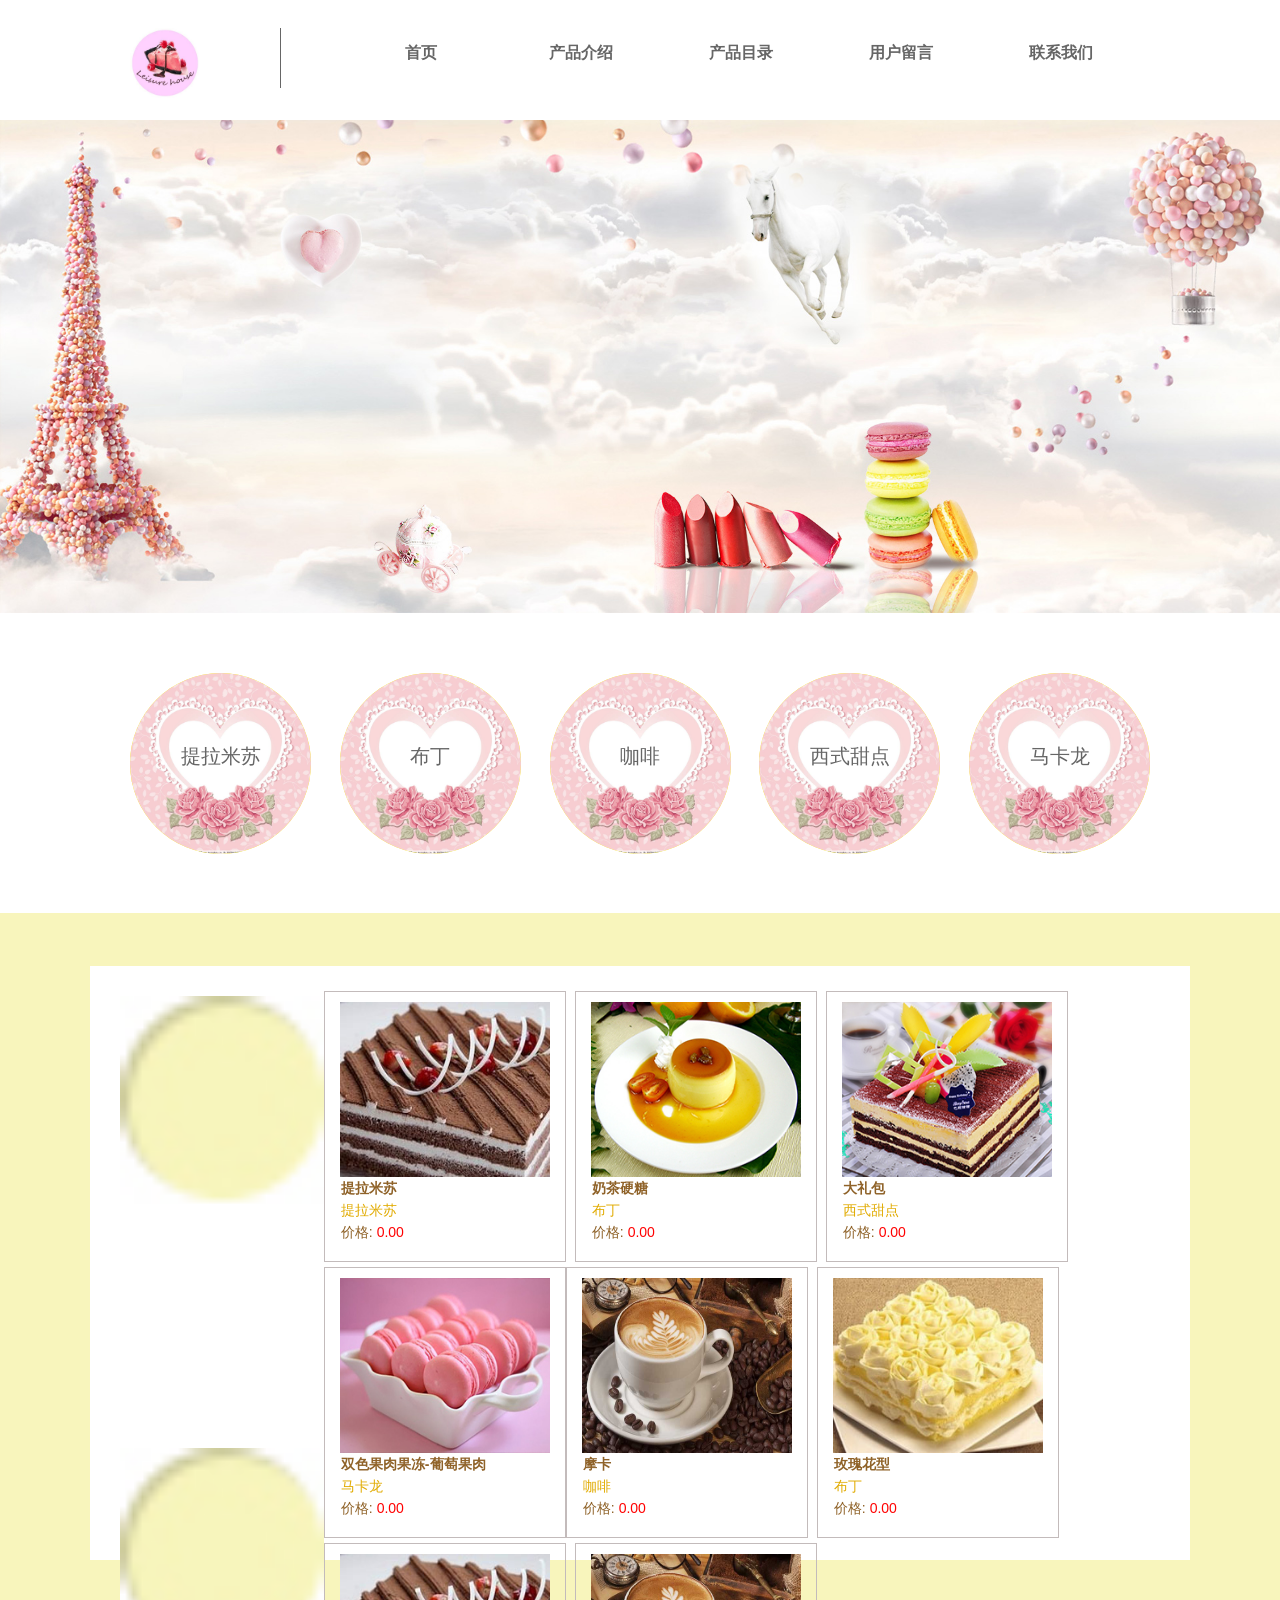
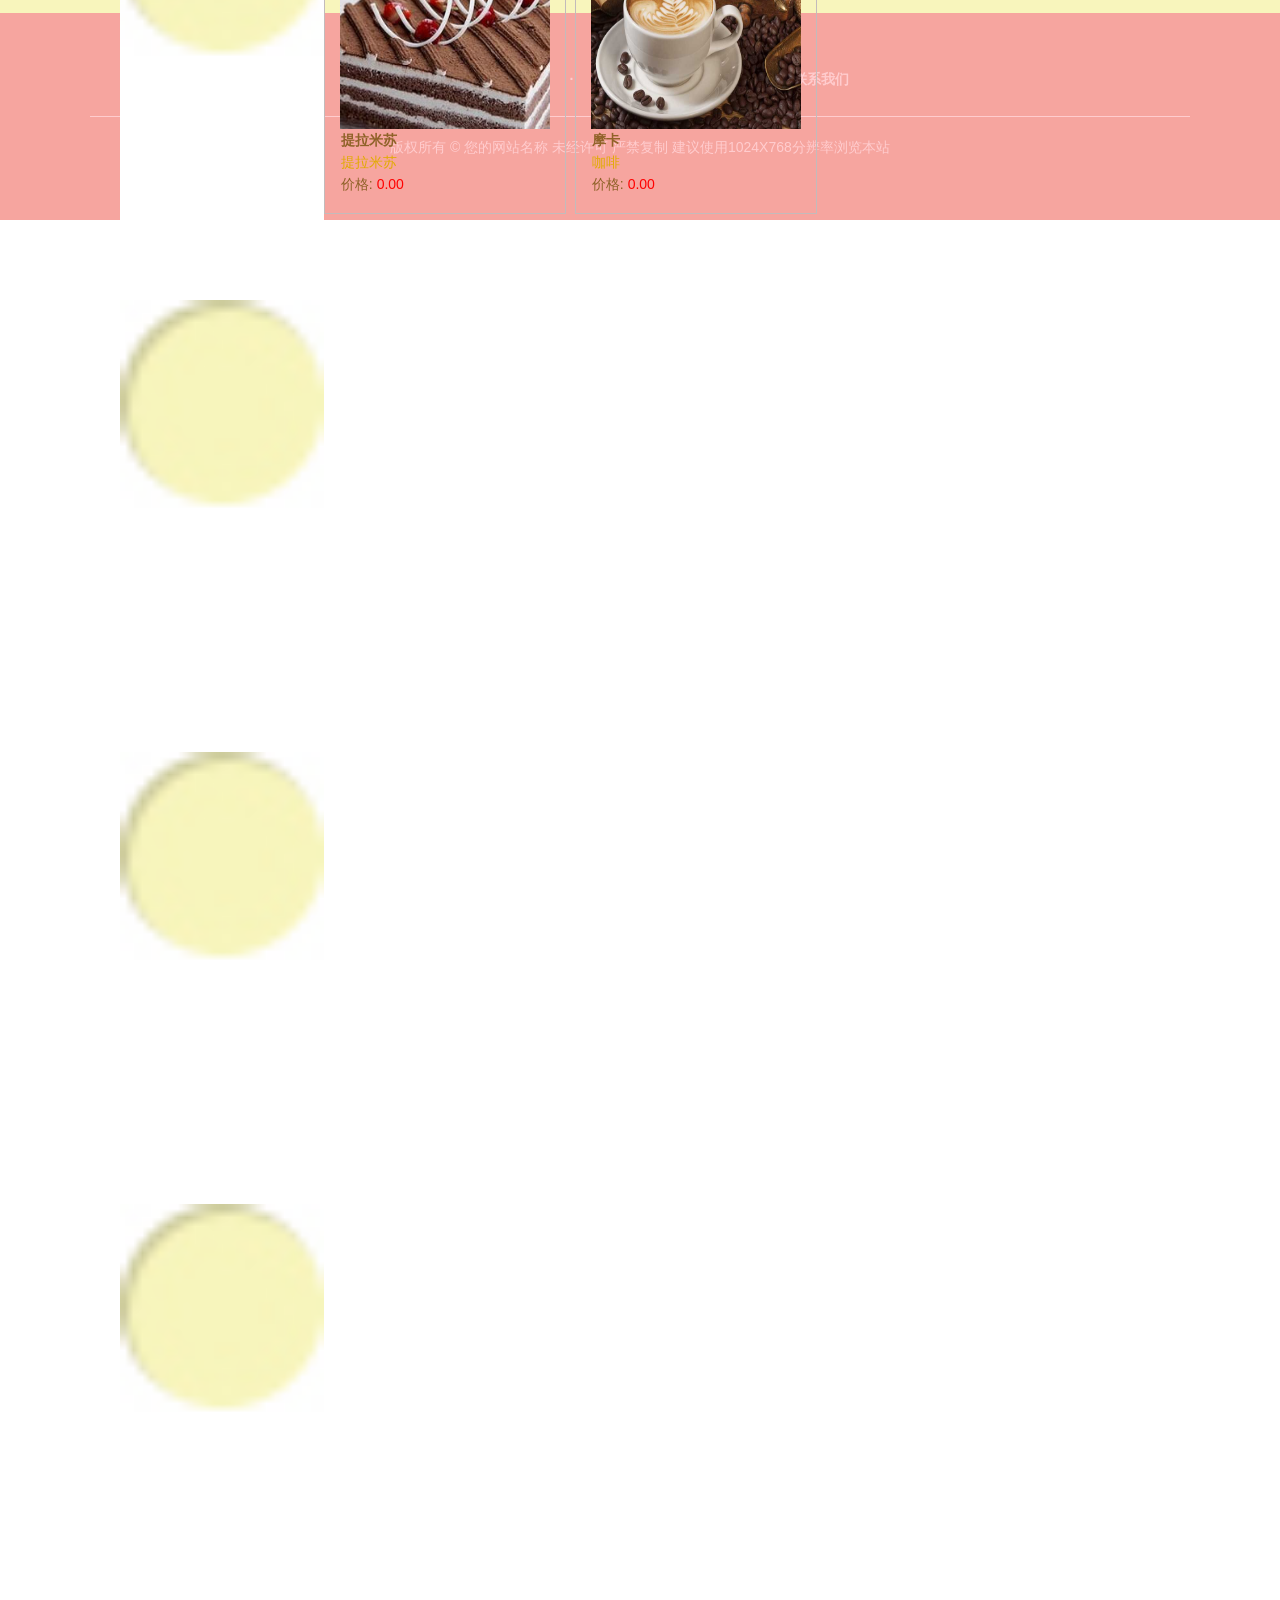
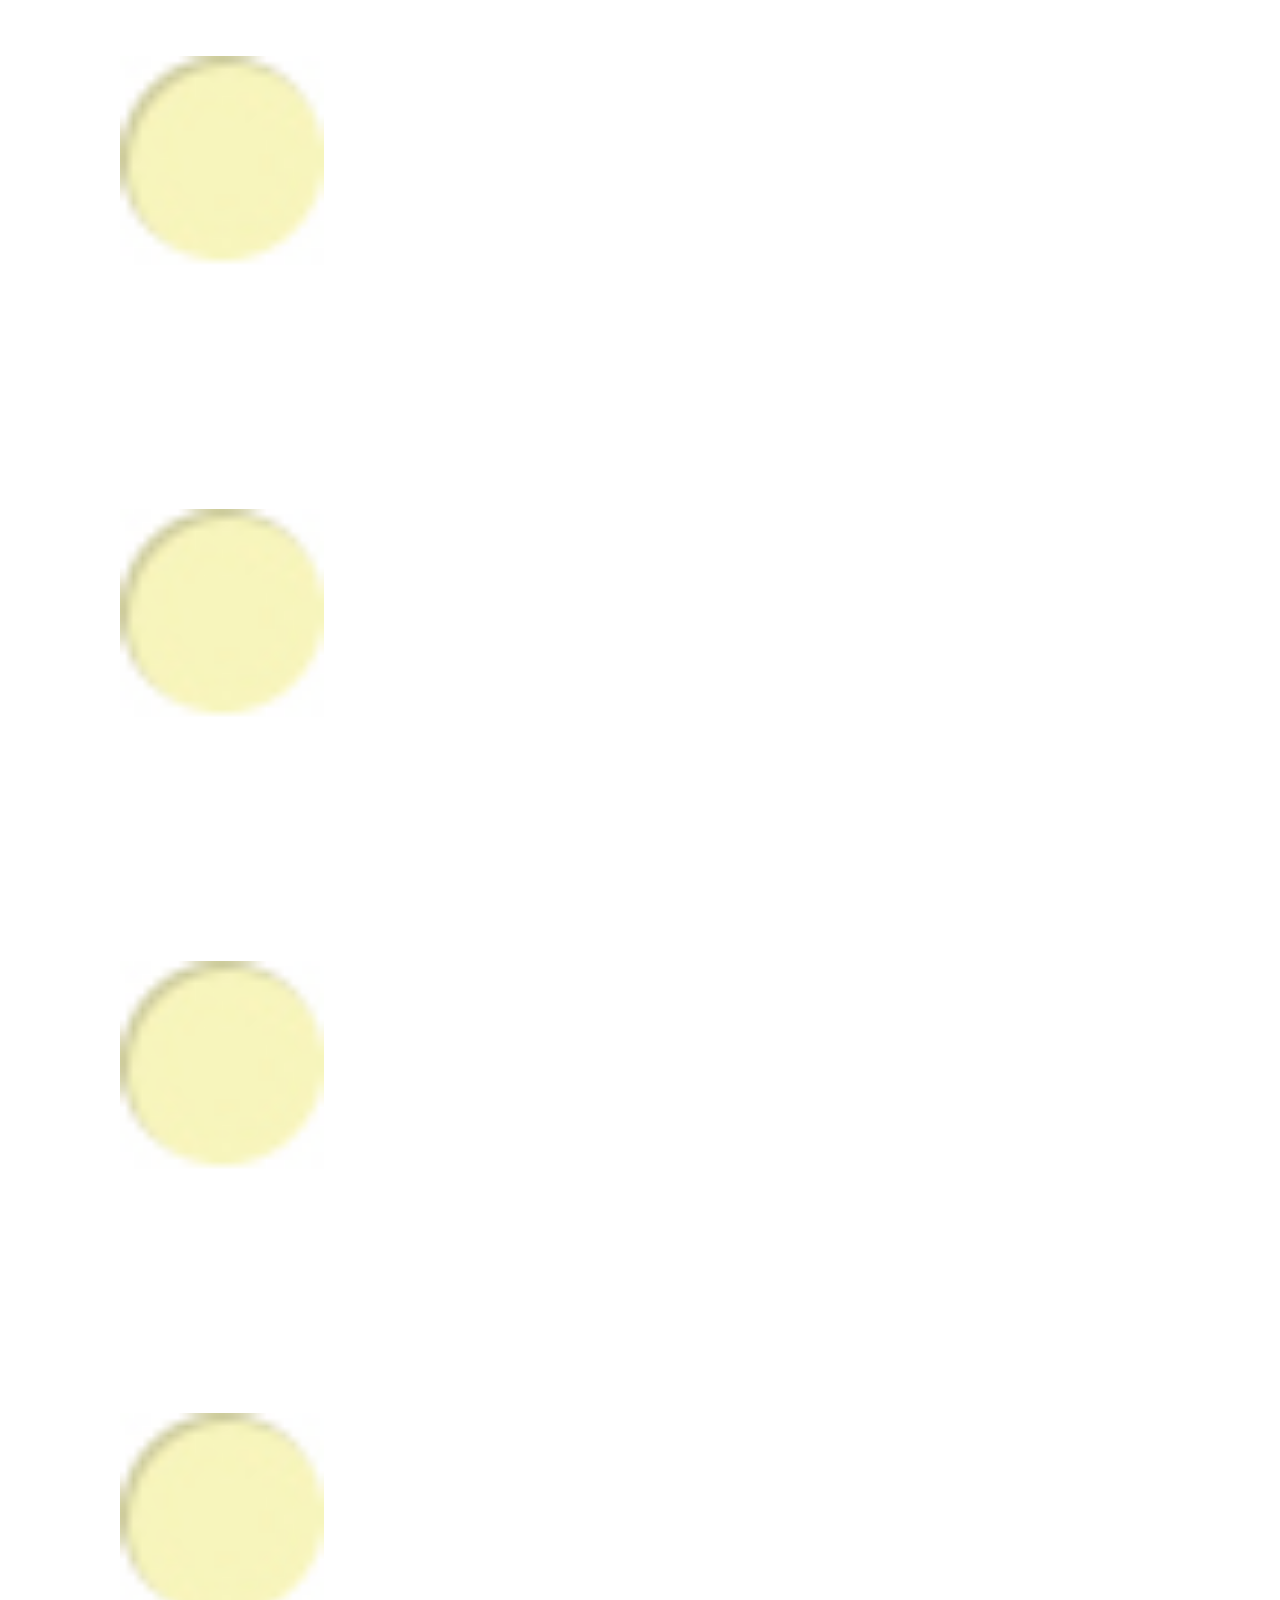
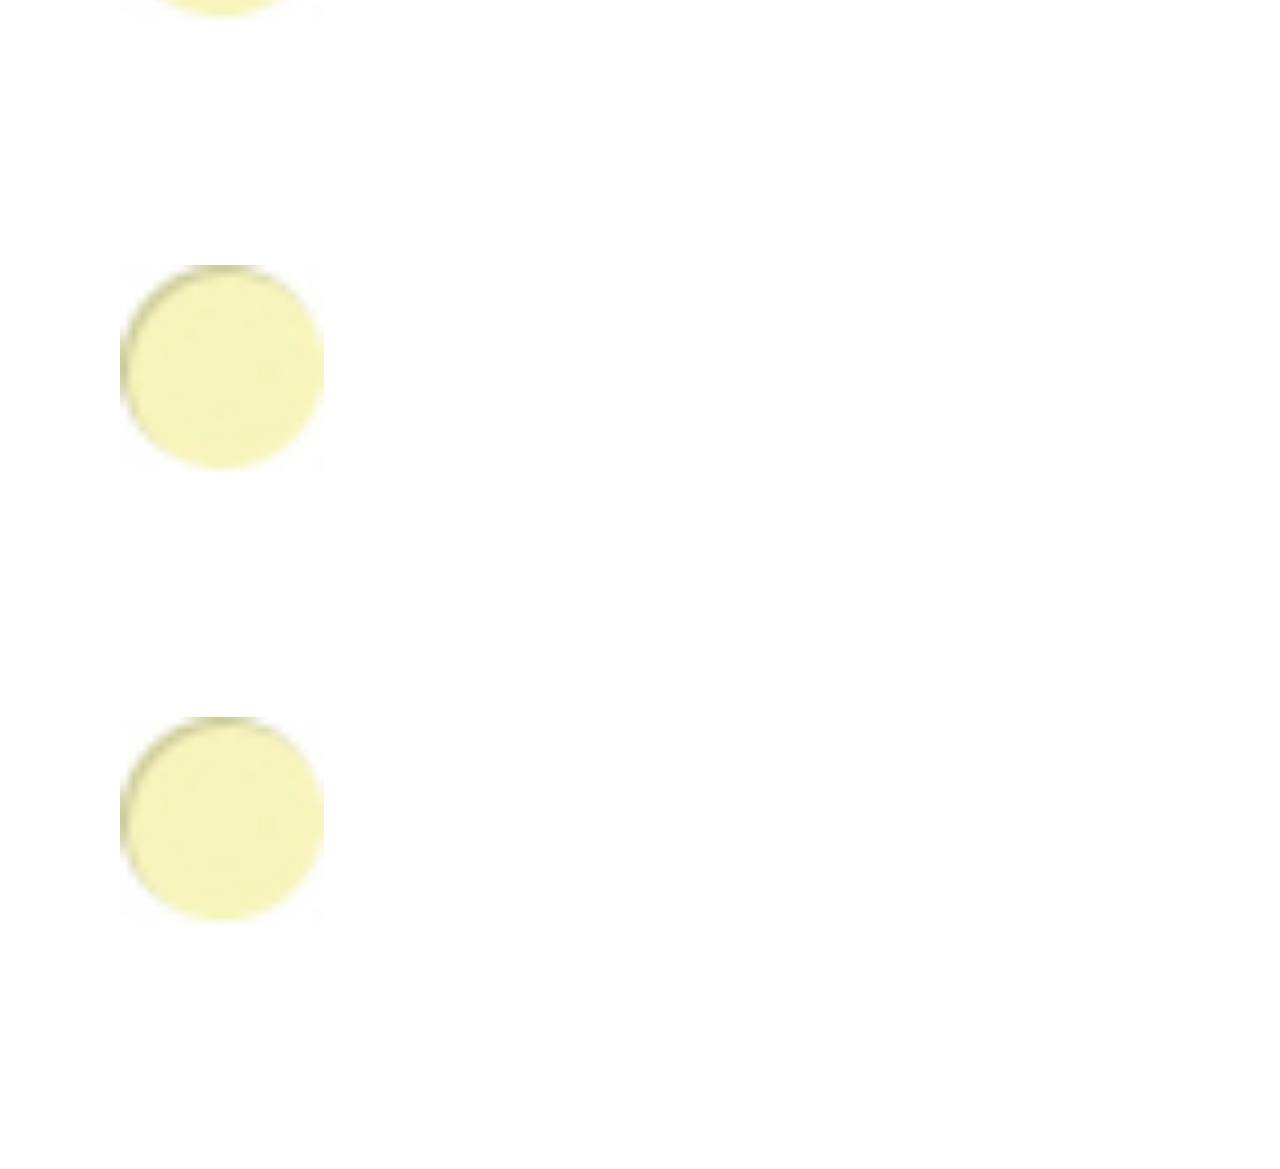
<file: index.html>
<!DOCTYPE html>
<html lang="en">
<head>
	<meta charset="UTF-8">
	<title>休闲屋</title>
	<link rel="stylesheet" href="css/index.css">
	<script src="js/index.js"></script>
	<script src="js/jquery-3.2.1.js"></script>
	<link rel="stylesheet" href="iconfont11/iconfont.css">
	
	
</head>
<body>
<!-- 头部开始 -->
    <header>
		<div class="head-box">
			<div class="headleft">
				<img src="img/图.jpg" alt="">
			</div>
			<div class="xian"></div>
			<a href="index.html"><p>首页</p></a>
			<a href="chanpinjieshao.html"><p>产品介绍</p></a>
			<a href="chanpinmulv.html"><p>产品目录</p></a>
			<a href="yonghuliuyan.html"><p>用户留言</p></a>
			<a href="lianxiwomen.html"><p>联系我们</p></a>

		</div>
		
	</header>
<!-- 头部结束 -->
<!-- banner开始 -->
   <section>
   	   <main class="ban-box">
   	   	   <img src="img/banner.jpg" alt="">
    </main>
   </section>
<!-- banner结束 -->
<!-- 分类开始  -->
 <section>
	<main class="fen-box">
	  <div class="fenlei1">
		<div class="fenlei">
			<a href="tilamisu.html"><img src="img/ln.jpg" alt=""></a>
			  <p>提拉米苏</p>
		</div>
		<div class="fenlei">
			<a href="buding.html"><img src="img/ln.jpg" alt=""></a>
			  <p>布丁</p>
		</div>
		<div class="fenlei">
			<a href="kafei.html"><img src="img/ln.jpg" alt=""></a>
			  <p>咖啡</p>
		</div>
		<div class="fenlei">
			<a href="xishitiandian.html"><img src="img/ln.jpg" alt=""></a>
			  <p>西式甜点</p>
		</div>
		<div class="fenlei">
			<a href="makalong.html"><img src="img/ln.jpg" alt=""></a>
			  <p>马卡龙</p>
		</div>
	  </div>
	</main>
 </section>
<!-- 分类结束  -->
<!-- 列表开始 -->
 <section>
	<main class="lie-box">
		<div class="biao-box">
			<div class="biao-left">
				<img src="img/f03_8g62.png" alt="">
				<img src="img/f03_8g62.png" alt="">
				<img src="img/f03_8g62.png" alt="">
				<img src="img/f03_8g62.png" alt="">
				<img src="img/f03_8g62.png" alt="">
				<img src="img/f03_8g62.png" alt="">
				<img src="img/f03_8g62.png" alt="">
				<img src="img/f03_8g62.png" alt="">
				<img src="img/f03_8g62.png" alt="">
				<img src="img/f03_8g62.png" alt="">
				<img src="img/f03_8g62.png" alt="">
			</div>
			<ul class="biao-right">
			   <li>
			     <img src="img/d1.jpg" alt="">
			       <h5>提拉米苏</h5>
			       <p>提拉米苏</p>
			       <div class="sprice">价格: <span>0.00</span>
			       </div>
			   </li>	
			    <li>
			      <img src="img/b1.jpg" alt="">
			       <h5>奶茶硬糖</h5>
			       <p>布丁</p>
			       <div class="sprice">价格: <span>0.00</span>
			       </div>
			   </li>	
			   <li>
			      <img src="img/x1.jpg" alt="">
			       <h5>大礼包</h5>
			       <p>西式甜点</p>
			       <div class="sprice">价格: <span>0.00</span>
			       </div>
			   </li>	
			    <li>
			      <img src="img/m1.jpg" alt="">
			       <h5>双色果肉果冻-葡萄果肉</h5>
			       <p>马卡龙</p>
			       <div class="sprice">价格: <span>0.00</span>
			       </div>
	
			   </li>	
			   <li>
			      <img src="img/k1.jpg" alt="">
			       <h5>摩卡</h5>
			       <p>咖啡</p>
			       <div class="sprice">价格: <span>0.00</span>
			       </div>
			   </li>	
			    <li>
			     <img src="img/b3.jpg" alt="">
			       <h5>玫瑰花型</h5>
			       <p>布丁</p>
			       <div class="sprice">价格: <span>0.00</span>
			       </div>
			   </li>	
			   <li>
			     <img src="img/d1.jpg" alt="">
			       <h5>提拉米苏</h5>
			       <p>提拉米苏</p>
			       <div class="sprice">价格: <span>0.00</span>
			       </div>
			   </li>	
			    <li>
			     <img src="img/k1.jpg" alt="">
			       <h5>摩卡</h5>
			       <p>咖啡</p>
			       <div class="sprice">价格: <span>0.00</span>
			       </div>
			   </li>	
			</ul>
			<div class="mask">
				<div class="btnL"><i class="iconfont icon-zuojiantou"></i></div>
				<div class="btnR"><i class="iconfont icon-youjiantou-copy"></i></div>
				<div class="close"><i class="iconfont icon-guanbi"></i></div>
				<img src="img/k1.jpg" alt="">
			</div>
		</div>
	</main>
 </section>
<!-- 列表结束 -->
<!-- 最后开始 -->
  <section>
  	<main class="zui-box">
  		<div class="zuibox">
  			<div class="zui-top">
  				<a href="index.html"><p>首页</p></a>
  				<span> · </span>
  				<a href="chanpinjieshao.html"><p>产品介绍</p></a>
  				<span> · </span>
  				<a href="chanpinmulv.html"><p>产品目录</p></a>
  				<span> · </span>
  				<a href="yonghuliuyan.html"><p>用户留言</p></a>
  				<span> · </span>
  				<a href="lianxiwomen.html"><p>联系我们</p></a>
  			</div>
  			<div class="zui-center"></div>
  			<div class="zui-botton">
  				<p>版权所有 © 您的网站名称 未经许可 严禁复制 建议使用1024X768分辨率浏览本站</p>
  			</div>	
  			
  		</div>
  	</main>
  </section>
<!-- 最后结束 -->
</body>
</html>
</file>
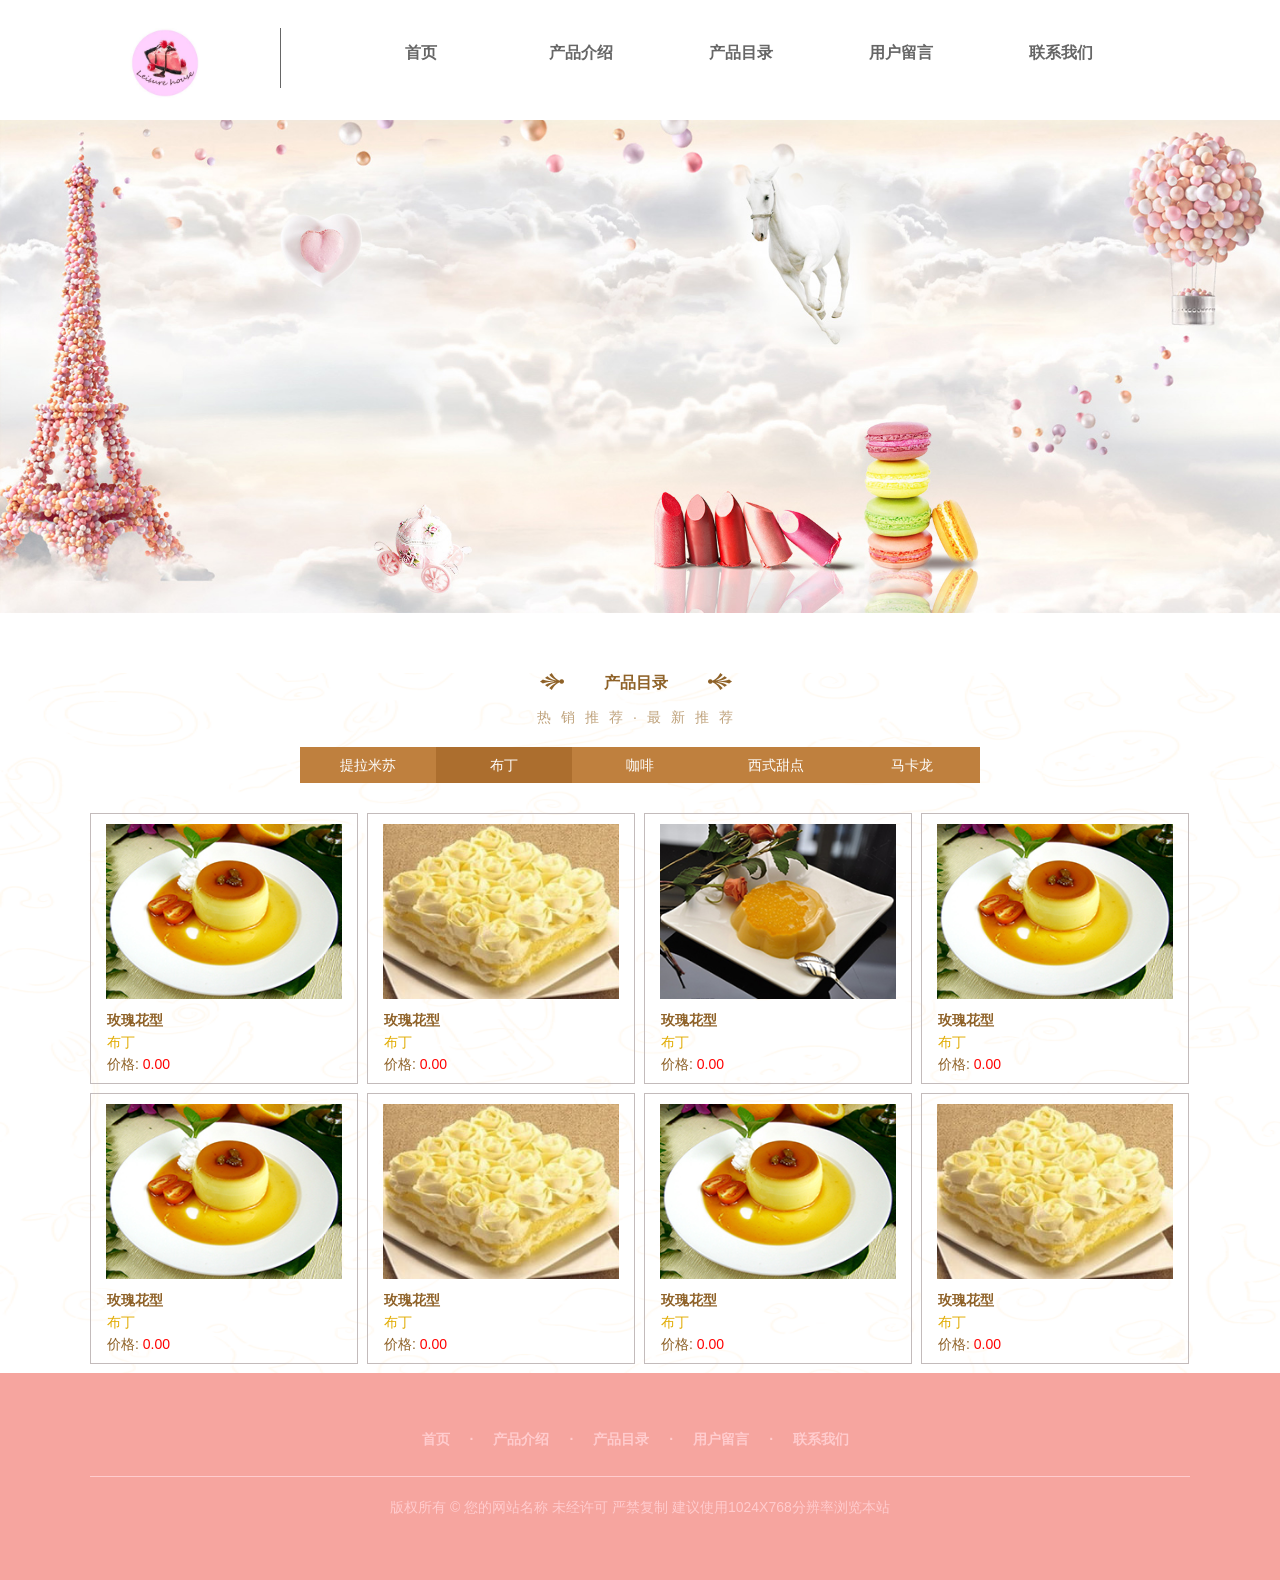
<file: buding.html>
<!DOCTYPE html>
<html lang="en">
<head>
	<meta charset="UTF-8">
	<title>Document</title>
	<link rel="stylesheet" href="css/buding.css">
	<script src="js/jquery-3.2.1.js"></script>
</head>
<body>
<!-- 头部开始 -->
    <header>
		<div class="head-box">
			<div class="headleft">
				<img src="img/图.jpg" alt="">
			</div>
			<div class="xian"></div>
			<a href="index.html"><p>首页</p></a>
			<a href="chanpinjieshao.html"><p>产品介绍</p></a>
			<a href="chanpinmulv.html"><p>产品目录</p></a>
			<a href="yonghuliuyan.html"><p>用户留言</p></a>
			<a href="lianxiwomen.html"><p>联系我们</p></a>

		</div>
		
	</header>
<!-- 头部结束 -->
<!-- banner开始 -->
   <section>
   	   <main class="ban-box">
   	   	   <img src="img/banner.jpg" alt="">
    </main>
   </section>
<!-- banner结束 -->	
<!-- 介绍开始 -->
 <section>
 	<main class="jie-box">
 	    <div class="jiebox">
 	       <div class="jie">
		 		<img src="img/oj7x.png" alt="">
		 		<p>产品目录</p>
		 		<img src="img/oj7x.png" alt="">
	 	   </div>
	 	   <div class="jie1">
	 	   	<p>热销推荐·最新推荐</p>
	 	   </div>
	 	   <ul class="jie-center">
	 	   	   <li><a href="tilamisu.html"><p>提拉米苏</p></a></li>
	 	   	   <li><a href="buding.html"><p>布丁</p></a></li>
	 	   	   <li><a href="kafei.html"><p>咖啡</p></a></li>
	 	   	   <li><a href="xishitiandian.html"><p>西式甜点</p></a></li>
	 	   	   <li><a href="makalong.html"><p>马卡龙</p></a></li>
	 	   </ul>
	 	   <ul class="jie-bottom">
	 	   	 <li>
			      <img src="img/b1.jpg" alt="">
			       <h5>玫瑰花型</h5>
			       <p>布丁</p>
			       <div class="sprice">价格: <span>0.00</span>
			       </div>
			 </li>	
	 	   	 <li>
			      <img src="img/b3.jpg" alt="">
			       <h5>玫瑰花型</h5>
			       <p>布丁</p>
			       <div class="sprice">价格: <span>0.00</span>
			       </div>
			 </li>	
	 	   	 <li>
			     <img src="img/85_qsdv.jpg" alt="">
			       <h5>玫瑰花型</h5>
			       <p>布丁</p>
			       <div class="sprice">价格: <span>0.00</span>
			       </div>
			 </li>	
	 	   	 <li>
			     <img src="img/b1.jpg" alt="">
			       <h5>玫瑰花型</h5>
			       <p>布丁</p>
			       <div class="sprice">价格: <span>0.00</span>
			       </div>
			 </li>	
	 	   	 <li>
			      <img src="img/b1.jpg" alt="">
			       <h5>玫瑰花型</h5>
			       <p>布丁</p>
			       <div class="sprice">价格: <span>0.00</span>
			       </div>
			 </li>	
	 	   	 <li>
			     <img src="img/b3.jpg" alt="">
			       <h5>玫瑰花型</h5>
			       <p>布丁</p>
			       <div class="sprice">价格: <span>0.00</span>
			       </div>
			 </li>	
	 	   	 <li>
			     <img src="img/b1.jpg" alt="">
			       <h5>玫瑰花型</h5>
			       <p>布丁</p>
			       <div class="sprice">价格: <span>0.00</span>
			       </div>
			 </li>	
	 	      <li>
			      <img src="img/b3.jpg" alt="">
			       <h5>玫瑰花型</h5>
			       <p>布丁</p>
			       <div class="sprice">价格: <span>0.00</span>
			       </div>
			  </li>	
	 	   </ul>
	 	   <div class="mask">
				<div class="btnL"></div>
				<div class="btnR"></div>
				<div class="close"></div>
				<img src="img/k1.jpg" alt="">
			</div>
 		</div>
 	</main>
 </section>
<!-- 介绍结束 -->
<!-- 最后开始 -->
  <section>
  	<main class="zui-box">
  		<div class="zuibox">
  			<div class="zui-top">
  				<a href="index.html"><p>首页</p></a>
  				<span> · </span>
  				<a href="chanpinjieshao.html"><p>产品介绍</p></a>
  				<span> · </span>
  				<a href="chanpinmulv.html"><p>产品目录</p></a>
  				<span> · </span>
  				<a href="yonghuliuyan.html"><p>用户留言</p></a>
  				<span> · </span>
  				<a href="lianxiwomen.html"><p>联系我们</p></a>
  			</div>
  			<div class="zui-center"></div>
  			<div class="zui-botton">
  				<p>版权所有 © 您的网站名称 未经许可 严禁复制 建议使用1024X768分辨率浏览本站</p>
  			</div>	
  			
  		</div>
  	</main>
  </section>
<!-- 最后结束 -->
<script>
	window.onload=function(){
    let lis=$('.jie-bottom>li');
        console.log(lis)
    let mask=$('.mask');

    let imga=$('.mask>img')
    let close=$('div.close')
    let left=$('.mask>.btnL')
    let right=$('.mask>.btnR')
   
    lis.on('click',function(){
       lv=$(this).index();
       mask.addClass('active');
       let src=$('img',this).attr('src');
       imga.attr('src',src);
    }) 
    left.click(function(){
       if(lv<=0){
           lv=lis.length;

       }
        let src=$('img',lis[--lv]).attr('src');
        imga.attr('src',src);
      })
            
    right.click(function(){
       ++lv     
       if(lv>lis.length-1){
           lv=0;
       }
       let src=$('img',lis[lv]).attr('src');
         console.log(src)   
       imga.attr('src',src);
   })
        close.click(function(){
              mask.removeClass('active');
        })
}
</script>
</body>
</html>
</file>
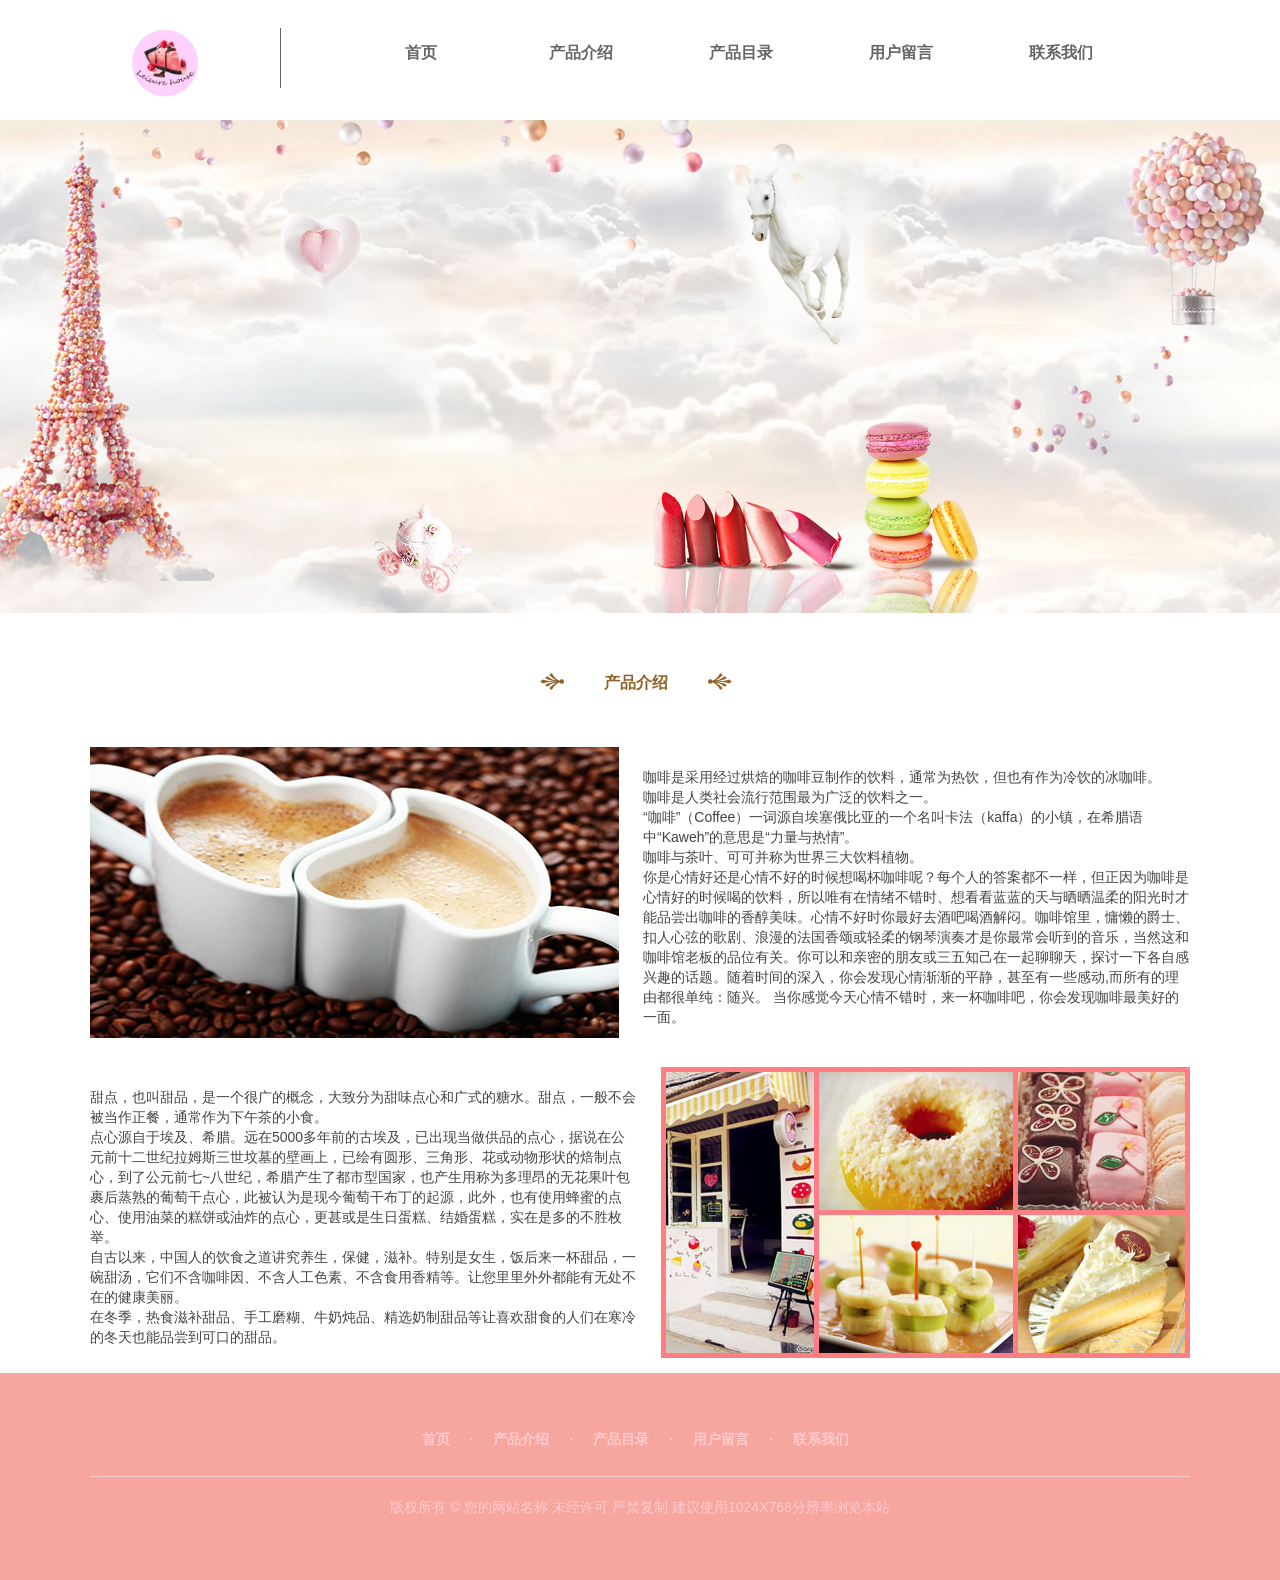
<file: chanpinjieshao.html>
<!DOCTYPE html>
<html lang="en">
<head>
	<meta charset="UTF-8">
	<title>Document</title>
	<link rel="stylesheet" href="css/chanpinjieshao.css">
</head>
<body>
<!-- 头部开始 -->
    <header>
		<div class="head-box">
			<div class="headleft">
				<img src="img/图.jpg" alt="">
			</div>
			<div class="xian"></div>
			<a href="index.html"><p>首页</p></a>
			<a href="chanpinjieshao.html"><p>产品介绍</p></a>
			<a href="chanpinmulv.html"><p>产品目录</p></a>
			<a href="yonghuliuyan.html"><p>用户留言</p></a>
			<a href="lianxiwomen.html"><p>联系我们</p></a>

		</div>
		
	</header>
<!-- 头部结束 -->
<!-- banner开始 -->
   <section>
   	   <main class="ban-box">
   	   	   <img src="img/banner.jpg" alt="">
    </main>
   </section>
<!-- banner结束 -->	
<!-- 介绍开始 -->
 <section>
 	<main class="jie-box">
 	    <div class="jiebox">
 	       <div class="jie">
		 		<img src="img/oj7x.png" alt="">
		 		<p>产品介绍</p>
		 		<img src="img/oj7x.png" alt="">
	 	   </div>
	 	   <div class="jie-bottom">
		 	   <div class="jie-left">
		 	   	  <img src="img/mr.jpg" alt="">
		 	   </div>
		 	   <div class="jie-right">
		 	   	 <p>咖啡是采用经过烘焙的咖啡豆制作的饮料，通常为热饮，但也有作为冷饮的冰咖啡。<br>
		 	   	   咖啡是人类社会流行范围最为广泛的饮料之一。<br>
		 	   	   “咖啡”（Coffee）一词源自埃塞俄比亚的一个名叫卡法（kaffa）的小镇，在希腊语中“Kaweh”的意思是“力量与热情”。<br>
		 	   	   咖啡与茶叶、可可并称为世界三大饮料植物。<br>
		 	   	   你是心情好还是心情不好的时候想喝杯咖啡呢？每个人的答案都不一样，但正因为咖啡是心情好的时候喝的饮料，所以唯有在情绪不错时、想看看蓝蓝的天与晒晒温柔的阳光时才能品尝出咖啡的香醇美味。心情不好时你最好去酒吧喝酒解闷。咖啡馆里，慵懒的爵士、扣人心弦的歌剧、浪漫的法国香颂或轻柔的钢琴演奏才是你最常会听到的音乐，当然这和咖啡馆老板的品位有关。你可以和亲密的朋友或三五知己在一起聊聊天，探讨一下各自感兴趣的话题。随着时间的深入，你会发现心情渐渐的平静，甚至有一些感动,而所有的理由都很单纯：随兴。 当你感觉今天心情不错时，来一杯咖啡吧，你会发现咖啡最美好的一面。

		 	   	   </p>
		 	   </div>
	 	   </div>
	 	    <div class="jie-bottom1">
		 	   <div class="jie-left1">
		 	   	  <p>甜点，也叫甜品，是一个很广的概念，大致分为甜味点心和广式的糖水。甜点，一般不会被当作正餐，通常作为下午茶的小食。<br>
		 	   	   点心源自于埃及、希腊。远在5000多年前的古埃及，已出现当做供品的点心，据说在公元前十二世纪拉姆斯三世坟墓的壁画上，已绘有圆形、三角形、花或动物形状的焙制点心，到了公元前七~八世纪，希腊产生了都市型国家，也产生用称为多理昂的无花果叶包裹后蒸熟的葡萄干点心，此被认为是现今葡萄干布丁的起源，此外，也有使用蜂蜜的点心、使用油菜的糕饼或油炸的点心，更甚或是生日蛋糕、结婚蛋糕，实在是多的不胜枚举。<br>
		 	   	  自古以来，中国人的饮食之道讲究养生，保健，滋补。特别是女生，饭后来一杯甜品，一碗甜汤，它们不含咖啡因、不含人工色素、不含食用香精等。让您里里外外都能有无处不在的健康美丽。<br>
                   在冬季，热食滋补甜品、手工磨糊、牛奶炖品、精选奶制甜品等让喜欢甜食的人们在寒冷的冬天也能品尝到可口的甜品。<br>
                
		 	   </div>
		 	   <div class="jie-right1">
		 	   	<img src="img/mr3r.jpg" alt="">
		 	   	   </p>
		 	   </div>
	 	   </div>
 		</div>
 	</main>
 </section>
<!-- 介绍结束 -->
<!-- 最后开始 -->
  <section>
  	<main class="zui-box">
  		<div class="zuibox">
  			<div class="zui-top">
  				<a href="index.html"><p>首页</p></a>
  				<span> · </span>
  				<a href="chanpinjieshao.html"><p>产品介绍</p></a>
  				<span> · </span>
  				<a href="chanpinmulv.html"><p>产品目录</p></a>
  				<span> · </span>
  				<a href="yonghuliuyan.html"><p>用户留言</p></a>
  				<span> · </span>
  				<a href="lianxiwomen.html"><p>联系我们</p></a>
  			</div>
  			<div class="zui-center"></div>
  			<div class="zui-botton">
  				<p>版权所有 © 您的网站名称 未经许可 严禁复制 建议使用1024X768分辨率浏览本站</p>
  			</div>	
  			
  		</div>
  	</main>
  </section>
<!-- 最后结束 -->
</body>
</html>
</file>
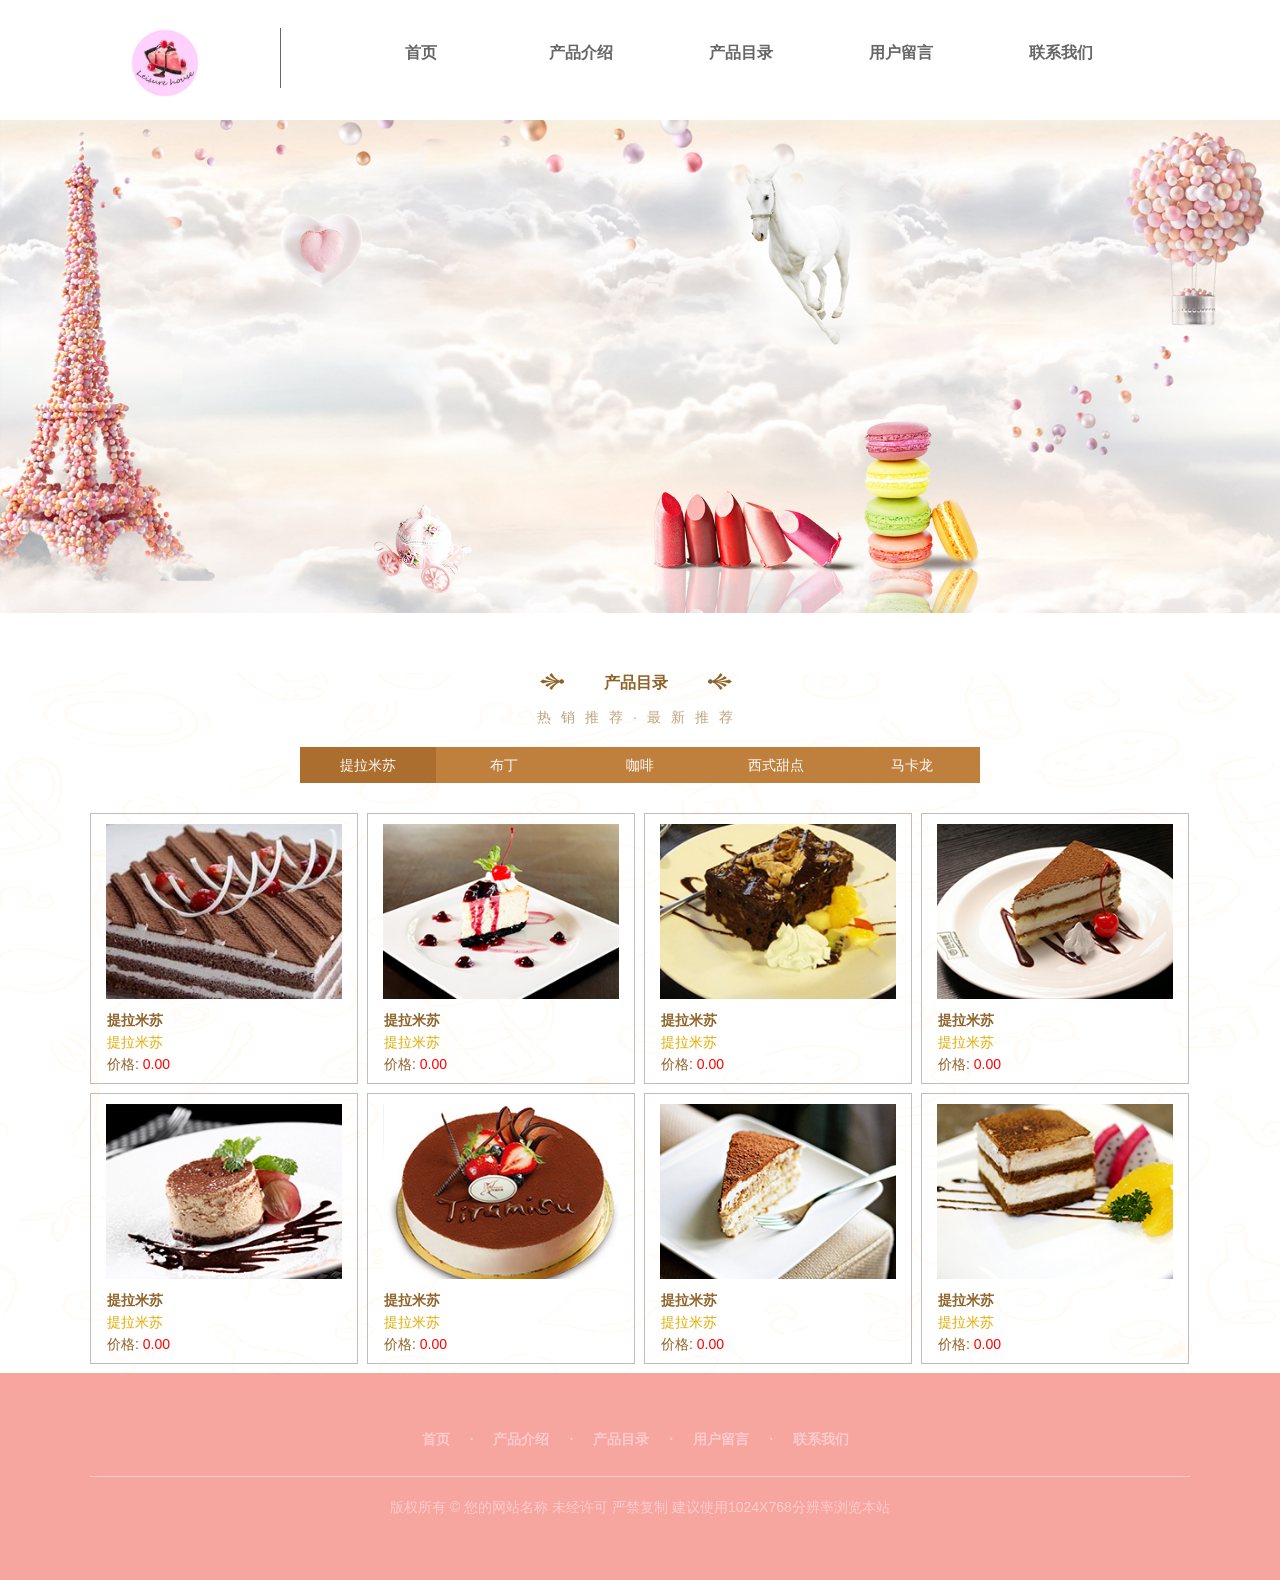
<file: chanpinmulv.html>
<!DOCTYPE html>
<html lang="en">
<head>
	<meta charset="UTF-8">
	<title>Document</title>
	<link rel="stylesheet" href="css/chanpinmulv.css">
	<script src="js/jquery-3.2.1.js"></script>
	<script src="js/chanpinmulv.js"></script>
</head>
<body>
<!-- 头部开始 -->
    <header>
		<div class="head-box">
			<div class="headleft">
				<img src="img/图.jpg" alt="">
			</div>
			<div class="xian"></div>
			<a href="index.html"><p>首页</p></a>
			<a href="chanpinjieshao.html"><p>产品介绍</p></a>
			<a href="chanpinmulv.html"><p>产品目录</p></a>
			<a href="yonghuliuyan.html"><p>用户留言</p></a>
			<a href="lianxiwomen.html"><p>联系我们</p></a>

		</div>
		
	</header>
<!-- 头部结束 -->
<!-- banner开始 -->
   <section>
   	   <main class="ban-box">
   	   	   <img src="img/banner.jpg" alt="">
    </main>
   </section>
<!-- banner结束 -->	
<!-- 介绍开始 -->
 <section>
 	<main class="jie-box">
 	    <div class="jiebox">
 	       <div class="jie">
		 		<img src="img/oj7x.png" alt="">
		 		<p>产品目录</p>
		 		<img src="img/oj7x.png" alt="">
	 	   </div>
	 	   <div class="jie1">
	 	   	<p>热销推荐·最新推荐</p>
	 	   </div>
	 	   <ul class="jie-center">
	 	   	   <li><p>提拉米苏</p></li>
	 	   	   <li><p>布丁</p></li>
	 	   	   <li><p>咖啡</p></li>
	 	   	   <li><p>西式甜点</p></li>
	 	   	   <li><p>马卡龙</p></li>
	 	   </ul>
	 	   <ul class="jie-bottom">
	 	   	 <li>
			      <a href="xiangqing.html"><img src="img/d1.jpg" alt=""></a>
			       <h5>提拉米苏</h5>
			       <p>提拉米苏</p>
			       <div class="sprice">价格: <span>0.00</span>
			       </div>
			 </li>	
	 	   	 <li>
			      <a href="xiangqing.html"><img src="img/d2.jpg" alt=""></a>
			       <h5>提拉米苏</h5>
			       <p>提拉米苏</p>
			       <div class="sprice">价格: <span>0.00</span>
			       </div>
			 </li>	
	 	   	 <li>
			      <a href="xiangqing.html"><img src="img/d3.jpg" alt=""></a>
			       <h5>提拉米苏</h5>
			       <p>提拉米苏</p>
			       <div class="sprice">价格: <span>0.00</span>
			       </div>
			 </li>	
	 	   	 <li>
			      <a href="xiangqing.html"><img src="img/d4.jpg" alt=""></a>
			       <h5>提拉米苏</h5>
			       <p>提拉米苏</p>
			       <div class="sprice">价格: <span>0.00</span>
			       </div>
			 </li>	
	 	   	 <li>
			      <a href="xiangqing.html"><img src="img/d5.jpg" alt=""></a>
			       <h5>提拉米苏</h5>
			       <p>提拉米苏</p>
			       <div class="sprice">价格: <span>0.00</span>
			       </div>
			 </li>	
	 	   	 <li>
			      <a href="xiangqing.html"><img src="img/d6.jpg" alt=""></a>
			       <h5>提拉米苏</h5>
			       <p>提拉米苏</p>
			       <div class="sprice">价格: <span>0.00</span>
			       </div>
			 </li>	
	 	   	 <li>
			      <a href="xiangqing.html"><img src="img/d7.jpg" alt=""></a>
			       <h5>提拉米苏</h5>
			       <p>提拉米苏</p>
			       <div class="sprice">价格: <span>0.00</span>
			       </div>
			 </li>	
	 	      <li>
			      <a href="xiangqing.html"><img src="img/d8.jpg" alt=""></a>
			       <h5>提拉米苏</h5>
			       <p>提拉米苏</p>
			       <div class="sprice">价格: <span>0.00</span>
			       </div>
			  </li>	
	 	   </ul>
	 	   <ul class="jie-bottom">
	 	   	 <li>
			      <a href="xiangqing.html"><img src="img/b1.jpg" alt=""></a>
			       <h5>玫瑰花型</h5>
			       <p>布丁</p>
			       <div class="sprice">价格: <span>0.00</span>
			       </div>
			 </li>	
	 	   	 <li>
			      <a href="xiangqing.html"><img src="img/b3.jpg" alt=""></a>
			       <h5>玫瑰花型</h5>
			       <p>布丁</p>
			       <div class="sprice">价格: <span>0.00</span>
			       </div>
			 </li>	
	 	   	 <li>
			      <a href="xiangqing.html"><img src="img/85_qsdv.jpg" alt=""></a>
			       <h5>玫瑰花型</h5>
			       <p>布丁</p>
			       <div class="sprice">价格: <span>0.00</span>
			       </div>
			 </li>	
	 	   	 <li>
			      <a href="xiangqing.html"><img src="img/b1.jpg" alt=""></a>
			       <h5>玫瑰花型</h5>
			       <p>布丁</p>
			       <div class="sprice">价格: <span>0.00</span>
			       </div>
			 </li>	
	 	   	 <li>
			      <a href="xiangqing.html"><img src="img/b1.jpg" alt=""></a>
			       <h5>玫瑰花型</h5>
			       <p>布丁</p>
			       <div class="sprice">价格: <span>0.00</span>
			       </div>
			 </li>	
	 	   	 <li>
			      <a href="xiangqing.html"><img src="img/b3.jpg" alt=""></a>
			       <h5>玫瑰花型</h5>
			       <p>布丁</p>
			       <div class="sprice">价格: <span>0.00</span>
			       </div>
			 </li>	
	 	   	 <li>
			      <a href="xiangqing.html"><img src="img/b1.jpg" alt=""></a>
			       <h5>玫瑰花型</h5>
			       <p>布丁</p>
			       <div class="sprice">价格: <span>0.00</span>
			       </div>
			 </li>	
	 	      <li>
			      <a href="xiangqing.html"><img src="img/b3.jpg" alt=""></a>
			       <h5>玫瑰花型</h5>
			       <p>布丁</p>
			       <div class="sprice">价格: <span>0.00</span>
			       </div>
			  </li>	
	 	   </ul>
	 	   <ul class="jie-bottom">
	 	   	 <li>
			      <a href="xiangqing.html"><img src="img/k1.jpg" alt=""></a>
			       <h5>摩卡</h5>
			       <p>咖啡</p>
			       <div class="sprice">价格: <span>0.00</span>
			       </div>
			 </li>	
	 	   	 <li>
			      <a href="xiangqing.html"><img src="img/k1.jpg" alt=""></a>
			       <h5>摩卡</h5>
			       <p>咖啡</p>
			       <div class="sprice">价格: <span>0.00</span>
			       </div>
			 </li>	
	 	   	 <li>
			      <a href="xiangqing.html"><img src="img/k1.jpg" alt=""></a>
			       <h5>摩卡</h5>
			       <p>咖啡</p>
			       <div class="sprice">价格: <span>0.00</span>
			       </div>
			 </li>	
	 	   	 <li>
			      <a href="xiangqing.html"><img src="img/k1.jpg" alt=""></a>
			       <h5>摩卡</h5>
			       <p>咖啡</p>
			       <div class="sprice">价格: <span>0.00</span>
			       </div>
			 </li>	
	 	   	 <li>
			      <a href="xiangqing.html"><img src="img/k1.jpg" alt=""></a>
			       <h5>摩卡</h5>
			       <p>咖啡</p>
			       <div class="sprice">价格: <span>0.00</span>
			       </div>
			 </li>	
	 	   	 <li>
			      <a href="xiangqing.html"><img src="img/k1.jpg" alt=""></a>
			       <h5>摩卡</h5>
			       <p>咖啡</p>
			       <div class="sprice">价格: <span>0.00</span>
			       </div>
			 </li>	
	 	   	 <li>
			      <a href="xiangqing.html"><img src="img/k1.jpg" alt=""></a>
			       <h5>摩卡</h5>
			       <p>咖啡</p>
			       <div class="sprice">价格: <span>0.00</span>
			       </div>
			 </li>	
	 	      <li>
			      <a href="xiangqing.html"><img src="img/k1.jpg" alt=""></a>
			       <h5>摩卡</h5>
			       <p>咖啡</p>
			       <div class="sprice">价格: <span>0.00</span>
			       </div>
			  </li>	
	 	   </ul>
	 	   <ul class="jie-bottom">
	 	   	 <li>
			      <a href="xiangqing.html"><img src="img/x1.jpg" alt=""></a>
			       <h5>大礼包</h5>
			       <p>西式甜点</p>
			       <div class="sprice">价格: <span>0.00</span>
			       </div>
			 </li>	
	 	   	 <li>
			      <a href="xiangqing.html"><img src="img/x1.jpg" alt=""></a>
			       <h5>大礼包</h5>
			       <p>西式甜点</p>
			       <div class="sprice">价格: <span>0.00</span>
			       </div>
			 </li>	
	 	   	 <li>
			      <a href="xiangqing.html"><img src="img/x1.jpg" alt=""></a>
			       <h5>大礼包</h5>
			       <p>西式甜点</p>
			       <div class="sprice">价格: <span>0.00</span>
			       </div>
			 </li>	
	 	   	 <li>
			      <a href="xiangqing.html"><img src="img/x1.jpg" alt=""></a>
			       <h5>大礼包</h5>
			       <p>西式甜点</p>
			       <div class="sprice">价格: <span>0.00</span>
			       </div>
			 </li>	
	 	   	 <li>
			      <a href="xiangqing.html"><img src="img/x1.jpg" alt=""></a>
			       <h5>大礼包</h5>
			       <p>西式甜点</p>
			       <div class="sprice">价格: <span>0.00</span>
			       </div>
			 </li>	
	 	   	 <li>
			      <a href="xiangqing.html"><img src="img/x1.jpg" alt=""></a>
			       <h5>大礼包</h5>
			       <p>西式甜点</p>
			       <div class="sprice">价格: <span>0.00</span>
			       </div>
			 </li>	
	 	   	 <li>
			      <a href="xiangqing.html"><img src="img/x1.jpg" alt=""></a>
			       <h5>大礼包</h5>
			       <p>西式甜点</p>
			       <div class="sprice">价格: <span>0.00</span>
			       </div>
			 </li>	
	 	      <li>
			      <a href="xiangqing.html"><img src="img/x1.jpg" alt=""></a>
			       <h5>大礼包</h5>
			       <p>西式甜点</p>
			       <div class="sprice">价格: <span>0.00</span>
			       </div>
			  </li>	
	 	   </ul>
	 	   <ul class="jie-bottom">
	 	   	 <li>
			      <a href="xiangqing.html"><img src="img/m1.jpg" alt=""></a>
			       <h5>双色果肉果冻-葡萄果肉</h5>
			       <p>马卡龙</p>
			       <div class="sprice">价格: <span>0.00</span>
			       </div>
			 </li>	
	 	   	 <li>
			      <a href="xiangqing.html"><img src="img/m1.jpg" alt=""></a>
			       <h5>双色果肉果冻-葡萄果肉</h5>
			       <p>马卡龙</p>
			       <div class="sprice">价格: <span>0.00</span>
			       </div>
			 </li>	
	 	   	 <li>
			      <a href="xiangqing.html"><img src="img/m1.jpg" alt=""></a>
			       <h5>双色果肉果冻-葡萄果肉</h5>
			       <p>马卡龙</p>
			       <div class="sprice">价格: <span>0.00</span>
			       </div>
			 </li>	
	 	   	 <li>
			      <a href="xiangqing.html"><img src="img/m1.jpg" alt=""></a>
			       <h5>双色果肉果冻-葡萄果肉</h5>
			       <p>马卡龙</p>
			       <div class="sprice">价格: <span>0.00</span>
			       </div>
			 </li>	
	 	   	 <li>
			      <a href="xiangqing.html"><img src="img/m1.jpg" alt=""></a>
			       <h5>双色果肉果冻-葡萄果肉</h5>
			       <p>马卡龙</p>
			       <div class="sprice">价格: <span>0.00</span>
			       </div>
			 </li>	
	 	   	 <li>
			      <a href="xiangqing.html"><img src="img/m1.jpg" alt=""></a>
			       <h5>双色果肉果冻-葡萄果肉</h5>
			       <p>马卡龙</p>
			       <div class="sprice">价格: <span>0.00</span>
			       </div>
			 </li>	
	 	   	 <li>
			      <a href="xiangqing.html"><img src="img/m1.jpg" alt=""></a>
			       <h5>双色果肉果冻-葡萄果肉</h5>
			       <p>马卡龙</p>
			       <div class="sprice">价格: <span>0.00</span>
			       </div>
			 </li>	
	 	      <li>
			      <a href="xiangqing.html"><img src="img/m1.jpg" alt=""></a>
			       <h5>双色果肉果冻-葡萄果肉</h5>
			       <p>马卡龙</p>
			       <div class="sprice">价格: <span>0.00</span>
			       </div>
			  </li>	
	 	   </ul>
 		</div>
 	</main>
 </section>
<!-- 介绍结束 -->
<!-- 最后开始 -->
  <section>
  	<main class="zui-box">
  		<div class="zuibox">
  			<div class="zui-top">
  				<a href="index.html"><p>首页</p></a>
  				<span> · </span>
  				<a href="chanpinjieshao.html"><p>产品介绍</p></a>
  				<span> · </span>
  				<a href="chanpinmulv.html"><p>产品目录</p></a>
  				<span> · </span>
  				<a href="yonghuliuyan.html"><p>用户留言</p></a>
  				<span> · </span>
  				<a href="lianxiwomen.html"><p>联系我们</p></a>
  			</div>
  			<div class="zui-center"></div>
  			<div class="zui-botton">
  				<p>版权所有 © 您的网站名称 未经许可 严禁复制 建议使用1024X768分辨率浏览本站</p>
  			</div>	
  			
  		</div>
  	</main>
  </section>
<!-- 最后结束 -->	
</body>
</html>
</file>
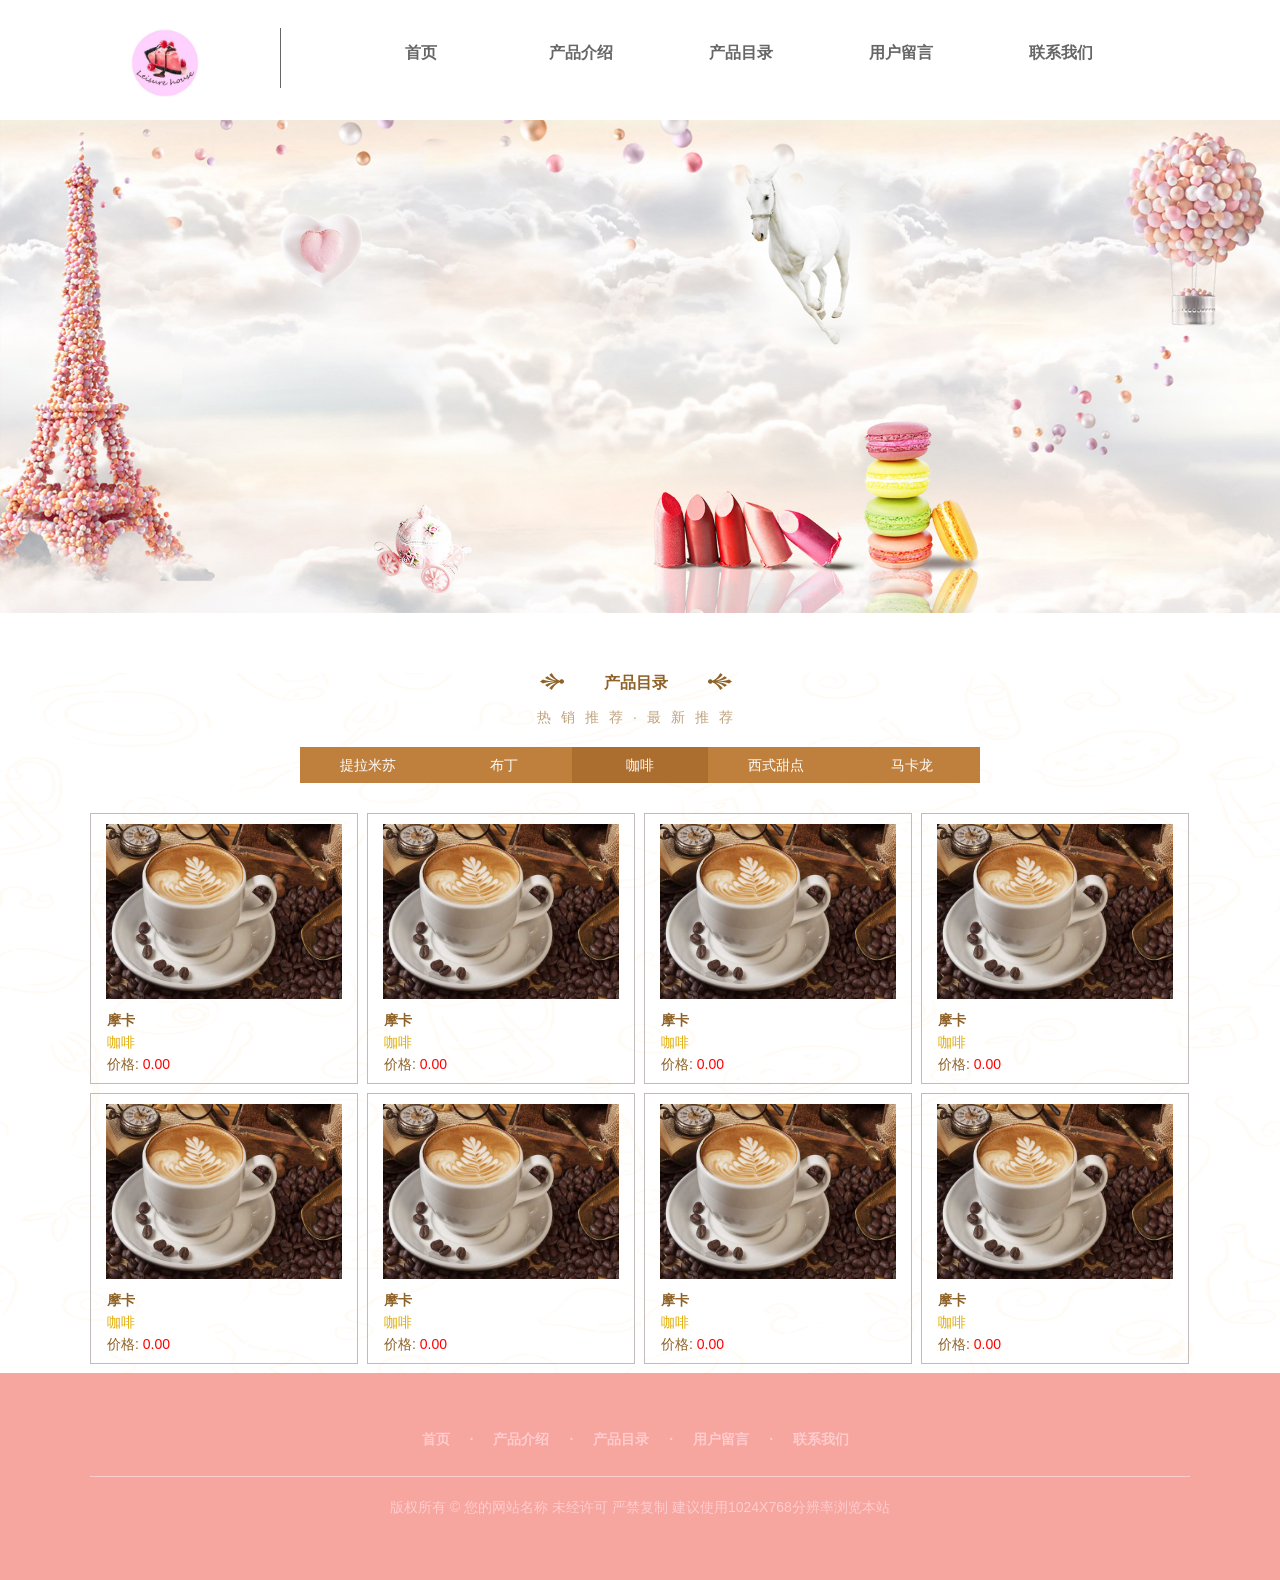
<file: kafei.html>
<!DOCTYPE html>
<html lang="en">
<head>
	<meta charset="UTF-8">
	<title>Document</title>
	<link rel="stylesheet" href="css/kafei.css">
	<script src="js/jquery-3.2.1.js"></script>
</head>
<body>
<!-- 头部开始 -->
    <header>
		<div class="head-box">
			<div class="headleft">
				<img src="img/图.jpg" alt="">
			</div>
			<div class="xian"></div>
			<a href="index.html"><p>首页</p></a>
			<a href="chanpinjieshao.html"><p>产品介绍</p></a>
			<a href="chanpinmulv.html"><p>产品目录</p></a>
			<a href="yonghuliuyan.html"><p>用户留言</p></a>
			<a href="lianxiwomen.html"><p>联系我们</p></a>

		</div>
		
	</header>
<!-- 头部结束 -->
<!-- banner开始 -->
   <section>
   	   <main class="ban-box">
   	   	   <img src="img/banner.jpg" alt="">
    </main>
   </section>
<!-- banner结束 -->	
<!-- 介绍开始 -->
 <section>
 	<main class="jie-box">
 	    <div class="jiebox">
 	       <div class="jie">
		 		<img src="img/oj7x.png" alt="">
		 		<p>产品目录</p>
		 		<img src="img/oj7x.png" alt="">
	 	   </div>
	 	   <div class="jie1">
	 	   	<p>热销推荐·最新推荐</p>
	 	   </div>
	 	   <ul class="jie-center">
	 	   	   <li><a href="tilamisu.html"><p>提拉米苏</p></a></li>
	 	   	   <li><a href="buding.html"><p>布丁</p></a></li>
	 	   	   <li><a href="kafei.html"><p>咖啡</p></a></li>
	 	   	   <li><a href="xishitiandian.html"><p>西式甜点</p></a></li>
	 	   	   <li><a href="makalong.html"><p>马卡龙</p></a></li>
	 	   </ul>
	 
	 	   <ul class="jie-bottom">
	 	   	 <li>
			     <img src="img/k1.jpg" alt="">
			       <h5>摩卡</h5>
			       <p>咖啡</p>
			       <div class="sprice">价格: <span>0.00</span>
			       </div>
			 </li>	
	 	   	 <li>
			      <img src="img/k1.jpg" alt="">
			       <h5>摩卡</h5>
			       <p>咖啡</p>
			       <div class="sprice">价格: <span>0.00</span>
			       </div>
			 </li>	
	 	   	 <li>
			     <img src="img/k1.jpg" alt="">
			       <h5>摩卡</h5>
			       <p>咖啡</p>
			       <div class="sprice">价格: <span>0.00</span>
			       </div>
			 </li>	
	 	   	 <li>
			      <img src="img/k1.jpg" alt="">
			       <h5>摩卡</h5>
			       <p>咖啡</p>
			       <div class="sprice">价格: <span>0.00</span>
			       </div>
			 </li>	
	 	   	 <li>
			      <img src="img/k1.jpg" alt="">
			       <h5>摩卡</h5>
			       <p>咖啡</p>
			       <div class="sprice">价格: <span>0.00</span>
			       </div>
			 </li>	
	 	   	 <li>
			     <img src="img/k1.jpg" alt="">
			       <h5>摩卡</h5>
			       <p>咖啡</p>
			       <div class="sprice">价格: <span>0.00</span>
			       </div>
			 </li>	
	 	   	 <li>
			     <img src="img/k1.jpg" alt="">
			       <h5>摩卡</h5>
			       <p>咖啡</p>
			       <div class="sprice">价格: <span>0.00</span>
			       </div>
			 </li>	
	 	      <li>
			      <img src="img/k1.jpg" alt="">
			       <h5>摩卡</h5>
			       <p>咖啡</p>
			       <div class="sprice">价格: <span>0.00</span>
			       </div>
			  </li>	
	 	   </ul>
	 	     <div class="mask">
				<div class="btnL"></div>
				<div class="btnR"></div>
				<div class="close"></div>
				<img src="img/k1.jpg" alt="">
			</div>
 		</div>
 	</main>
 </section>
<!-- 介绍结束 -->
<!-- 最后开始 -->
  <section>
  	<main class="zui-box">
  		<div class="zuibox">
  			<div class="zui-top">
  				<a href="index.html"><p>首页</p></a>
  				<span> · </span>
  				<a href="chanpinjieshao.html"><p>产品介绍</p></a>
  				<span> · </span>
  				<a href="chanpinmulv.html"><p>产品目录</p></a>
  				<span> · </span>
  				<a href="yonghuliuyan.html"><p>用户留言</p></a>
  				<span> · </span>
  				<a href="lianxiwomen.html"><p>联系我们</p></a>
  			</div>
  			<div class="zui-center"></div>
  			<div class="zui-botton">
  				<p>版权所有 © 您的网站名称 未经许可 严禁复制 建议使用1024X768分辨率浏览本站</p>
  			</div>	
  			
  		</div>
  	</main>
  </section>
<!-- 最后结束 -->
<script>
	window.onload=function(){
    let lis=$('.jie-bottom>li');
        console.log(lis)
    let mask=$('.mask');

    let imga=$('.mask>img')
    let close=$('div.close')
    let left=$('.mask>.btnL')
    let right=$('.mask>.btnR')
   
    lis.on('click',function(){
       lv=$(this).index();
       mask.addClass('active');
       let src=$('img',this).attr('src');
       imga.attr('src',src);
    }) 
    left.click(function(){
       if(lv<=0){
           lv=lis.length;

       }
        let src=$('img',lis[--lv]).attr('src');
        imga.attr('src',src);
      })
            
    right.click(function(){
       ++lv     
       if(lv>lis.length-1){
           lv=0;
       }
       let src=$('img',lis[lv]).attr('src');
         console.log(src)   
       imga.attr('src',src);
   })
        close.click(function(){
              mask.removeClass('active');
        })
}
</script>	
</body>
</html>
</file>
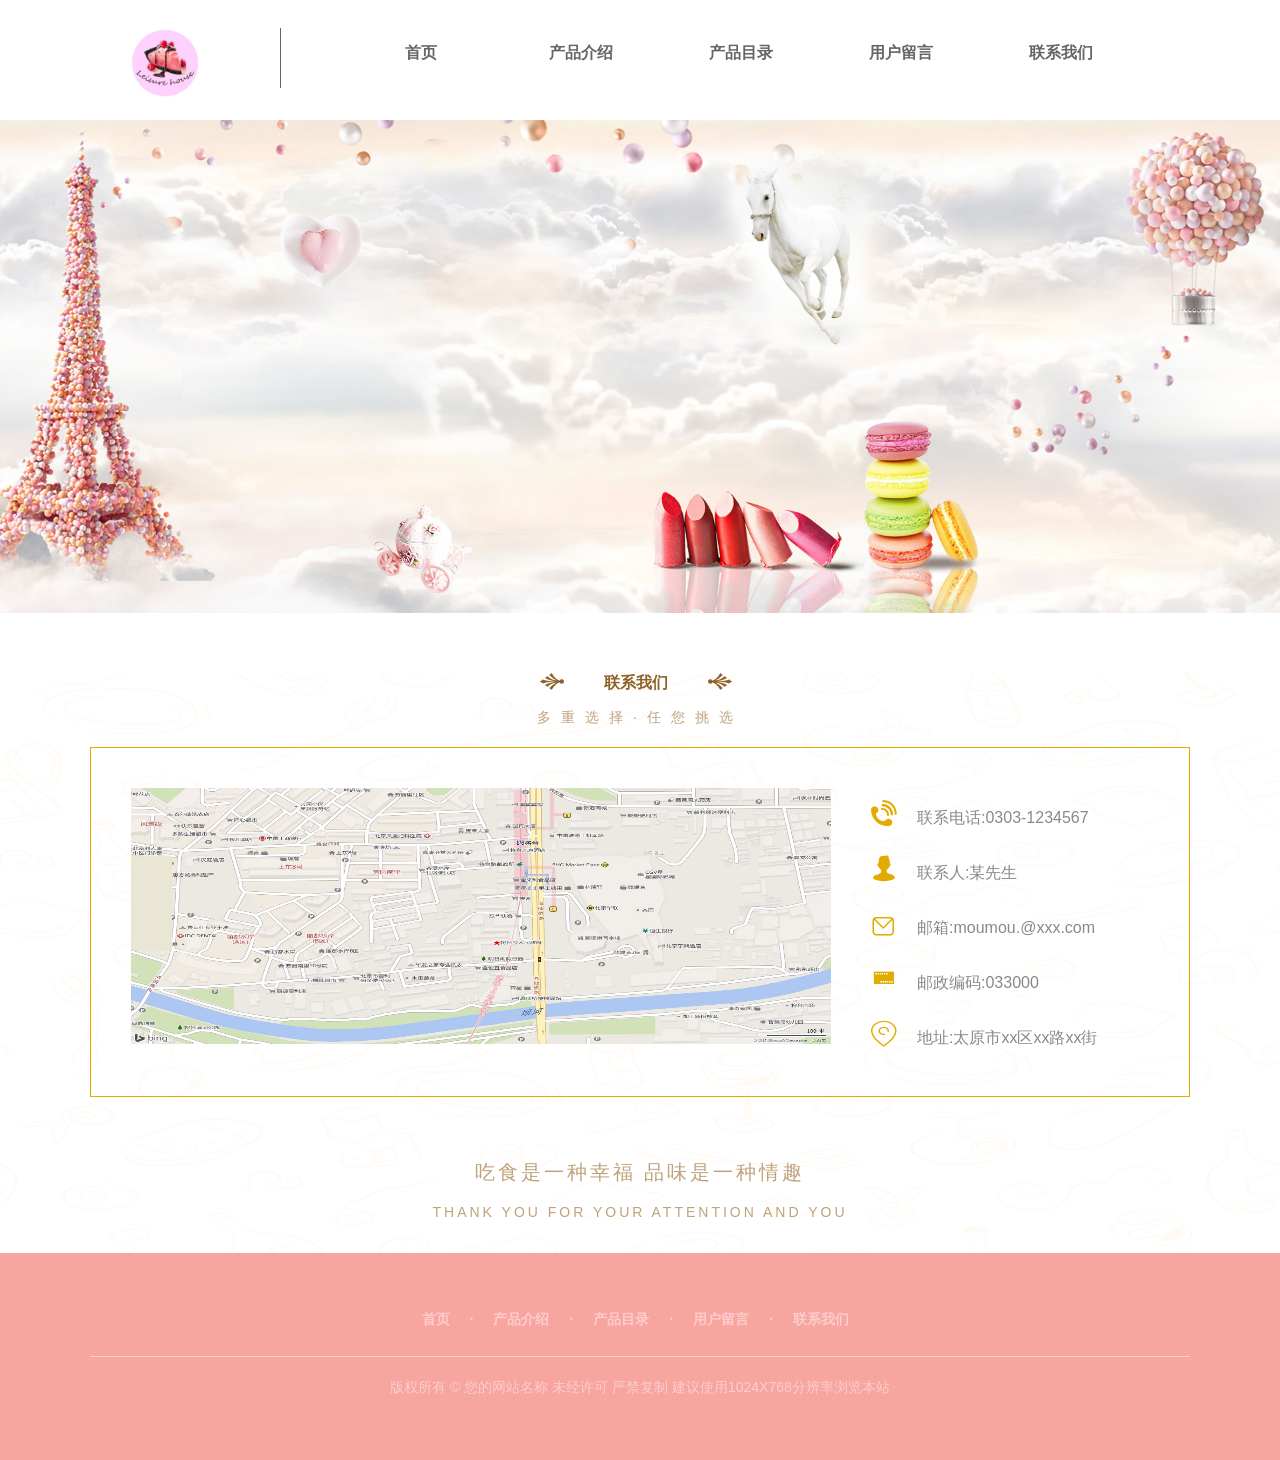
<file: lianxiwomen.html>
<!DOCTYPE html>
<html lang="en">
<head>
	<meta charset="UTF-8">
	<title>Document</title>
	<link rel="stylesheet" href="css/lianxiwomen.css">
	<link rel="stylesheet" href="iconfont/iconfont.css">
</head>
<body>
<!-- 头部开始 -->
    <header>
		<div class="head-box">
			<div class="headleft">
				<img src="img/图.jpg" alt="">
			</div>
			<div class="xian"></div>
			<a href="index.html"><p>首页</p></a>
			<a href="chanpinjieshao.html"><p>产品介绍</p></a>
			<a href="chanpinmulv.html"><p>产品目录</p></a>
			<a href="yonghuliuyan.html"><p>用户留言</p></a>
			<a href="lianxiwomen.html"><p>联系我们</p></a>

		</div>
		
	</header>
<!-- 头部结束 -->
<!-- banner开始 -->
   <section>
   	   <main class="ban-box">
   	   	   <img src="img/banner.jpg" alt="">
    </main>
   </section>
<!-- banner结束 -->	
<!-- 介绍开始 -->
 <section>
 	<main class="jie-box">
 	    <div class="jiebox">
 	       <div class="jie">
		 		<img src="img/oj7x.png" alt="">
		 		<p>联系我们</p>
		 		<img src="img/oj7x.png" alt="">
	 	   </div>
	 	   <div class="jie1">
	 	   	<p>多重选择·任您挑选</p>
	 	   </div>
	 	    <div class="lian">
	 	       <div class="lian-left">
	 	       	<img src="img/地图.jpg" alt="">
	 	       </div>
	 	       <div class="lian-right">
	 	    	<p><i class="iconfont icon-dianhua"></i>联系电话:0303-1234567</p>
	 	    	<p><i class="iconfont icon-11"></i>联系人:某先生</p>
	 	    	<p><i class="iconfont icon-youxiang"></i>邮箱:moumou.@xxx.com</p>
	 	    	<p><i class="iconfont icon-mailcode"></i>邮政编码:033000</p>
	 	    	<p><i class="iconfont icon-tubiaozhizuomoban"></i>地址:太原市xx区xx路xx街</p>
	 	    </div>
	 	    </div>
	 	    <div class="liu-bottom">
	 	    	<p>吃食是一种幸福  品味是一种情趣</p>
	 	    	<p> thank you for your attention and you</p>
	 	    </div>
 		</div>
 	</main>
 </section>
<!-- 介绍结束 -->
<!-- 最后开始 -->
  <section>
  	<main class="zui-box">
  		<div class="zuibox">
  			<div class="zui-top">
  				<a href="index.html"><p>首页</p></a>
  				<span> · </span>
  				<a href="chanpinjieshao.html"><p>产品介绍</p></a>
  				<span> · </span>
  				<a href="chanpinmulv.html"><p>产品目录</p></a>
  				<span> · </span>
  				<a href="yonghuliuyan.html"><p>用户留言</p></a>
  				<span> · </span>
  				<a href="lianxiwomen.html"><p>联系我们</p></a>
  			</div>
  			<div class="zui-center"></div>
  			<div class="zui-botton">
  				<p>版权所有 © 您的网站名称 未经许可 严禁复制 建议使用1024X768分辨率浏览本站</p>
  			</div>	
  			
  		</div>
  	</main>
  </section>
<!-- 最后结束 -->		
</body>
</html>
</file>
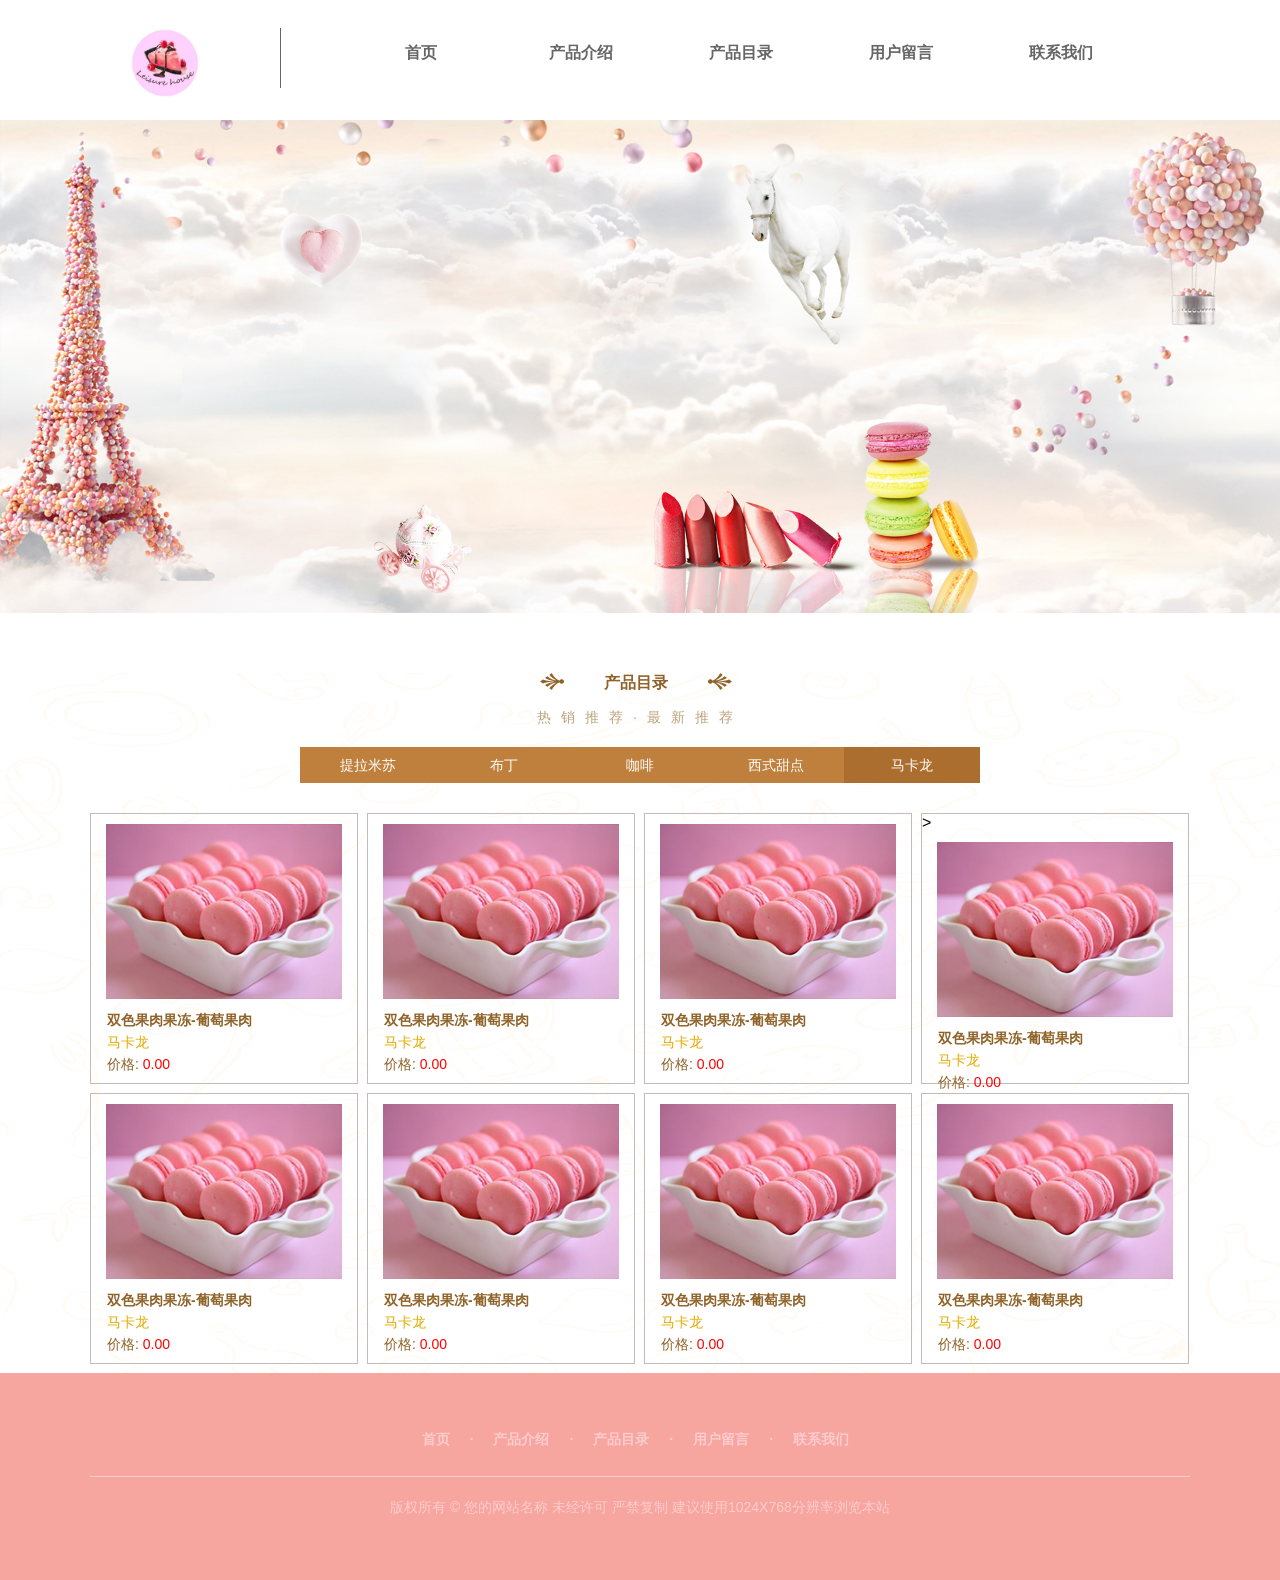
<file: makalong.html>
<!DOCTYPE html>
<html lang="en">
<head>
	<meta charset="UTF-8">
	<title>Document</title>
	<link rel="stylesheet" href="css/makalong.css">
	 <script src="js/jquery-3.2.1.js"></script>
</head>
<body>
<!-- 头部开始 -->
    <header>
		<div class="head-box">
			<div class="headleft">
				<img src="img/图.jpg" alt="">
			</div>
			<div class="xian"></div>
			<a href="index.html"><p>首页</p></a>
			<a href="chanpinjieshao.html"><p>产品介绍</p></a>
			<a href="chanpinmulv.html"><p>产品目录</p></a>
			<a href="yonghuliuyan.html"><p>用户留言</p></a>
			<a href="lianxiwomen.html"><p>联系我们</p></a>

		</div>
		
	</header>
<!-- 头部结束 -->
<!-- banner开始 -->
   <section>
   	   <main class="ban-box">
   	   	   <img src="img/banner.jpg" alt="">
    </main>
   </section>
<!-- banner结束 -->	
<!-- 介绍开始 -->
 <section>
 	<main class="jie-box">
 	    <div class="jiebox">
 	       <div class="jie">
		 		<img src="img/oj7x.png" alt="">
		 		<p>产品目录</p>
		 		<img src="img/oj7x.png" alt="">
	 	   </div>
	 	   <div class="jie1">
	 	   	<p>热销推荐·最新推荐</p>
	 	   </div>
	 	   <ul class="jie-center">
	 	   	  <li><a href="tilamisu.html"><p>提拉米苏</p></a></li>
	 	   	   <li><a href="buding.html"><p>布丁</p></a></li>
	 	   	   <li><a href="kafei.html"><p>咖啡</p></a></li>
	 	   	   <li><a href="xishitiandian.html"><p>西式甜点</p></a></li>
	 	   	   <li><a href="makalong.html"><p>马卡龙</p></a></li>
	 	   </ul>
	 	   <ul class="jie-bottom">
	 	   	 <li>
			     <img src="img/m1.jpg" alt="">
			       <h5>双色果肉果冻-葡萄果肉</h5>
			       <p>马卡龙</p>
			       <div class="sprice">价格: <span>0.00</span>
			       </div>
			 </li>	
	 	   	 <li>
			     <img src="img/m1.jpg" alt="">
			       <h5>双色果肉果冻-葡萄果肉</h5>
			       <p>马卡龙</p>
			       <div class="sprice">价格: <span>0.00</span>
			       </div>
			 </li>	
	 	   	 <li>
			      <img src="img/m1.jpg" alt="">
			       <h5>双色果肉果冻-葡萄果肉</h5>
			       <p>马卡龙</p>
			       <div class="sprice">价格: <span>0.00</span>
			       </div>
			 </li>	
	 	   	 <li>
			    ><img src="img/m1.jpg" alt="">
			       <h5>双色果肉果冻-葡萄果肉</h5>
			       <p>马卡龙</p>
			       <div class="sprice">价格: <span>0.00</span>
			       </div>
			 </li>	
	 	   	 <li>
			     <img src="img/m1.jpg" alt="">
			       <h5>双色果肉果冻-葡萄果肉</h5>
			       <p>马卡龙</p>
			       <div class="sprice">价格: <span>0.00</span>
			       </div>
			 </li>	
	 	   	 <li>
			     <img src="img/m1.jpg" alt="">
			       <h5>双色果肉果冻-葡萄果肉</h5>
			       <p>马卡龙</p>
			       <div class="sprice">价格: <span>0.00</span>
			       </div>
			 </li>	
	 	   	 <li>
			     <img src="img/m1.jpg" alt="">
			       <h5>双色果肉果冻-葡萄果肉</h5>
			       <p>马卡龙</p>
			       <div class="sprice">价格: <span>0.00</span>
			       </div>
			 </li>	
	 	      <li>
			     <img src="img/m1.jpg" alt="">
			       <h5>双色果肉果冻-葡萄果肉</h5>
			       <p>马卡龙</p>
			       <div class="sprice">价格: <span>0.00</span>
			       </div>
			  </li>	
	 	   </ul>
	 	    <div class="mask">
				<div class="btnL"></div>
				<div class="btnR"></div>
				<div class="close"></div>
				<img src="img/k1.jpg" alt="">
			</div>
 		</div>
 	</main>
 </section>
<!-- 介绍结束 -->
<!-- 最后开始 -->
  <section>
  	<main class="zui-box">
  		<div class="zuibox">
  			<div class="zui-top">
  				<a href="index.html"><p>首页</p></a>
  				<span> · </span>
  				<a href="chanpinjieshao.html"><p>产品介绍</p></a>
  				<span> · </span>
  				<a href="chanpinmulv.html"><p>产品目录</p></a>
  				<span> · </span>
  				<a href="yonghuliuyan.html"><p>用户留言</p></a>
  				<span> · </span>
  				<a href="lianxiwomen.html"><p>联系我们</p></a>
  			</div>
  			<div class="zui-center"></div>
  			<div class="zui-botton">
  				<p>版权所有 © 您的网站名称 未经许可 严禁复制 建议使用1024X768分辨率浏览本站</p>
  			</div>	
  			
  		</div>
  	</main>
  </section>
<!-- 最后结束 -->
<script>
	window.onload=function(){
    let lis=$('.jie-bottom>li');
        console.log(lis)
    let mask=$('.mask');

    let imga=$('.mask>img')
    let close=$('div.close')
    let left=$('.mask>.btnL')
    let right=$('.mask>.btnR')
   
    lis.on('click',function(){
       lv=$(this).index();
       mask.addClass('active');
       let src=$('img',this).attr('src');
       imga.attr('src',src);
    }) 
    left.click(function(){
       if(lv<=0){
           lv=lis.length;

       }
        let src=$('img',lis[--lv]).attr('src');
        imga.attr('src',src);
      })
            
    right.click(function(){
       ++lv     
       if(lv>lis.length-1){
           lv=0;
       }
       let src=$('img',lis[lv]).attr('src');
         console.log(src)   
       imga.attr('src',src);
   })
        close.click(function(){
              mask.removeClass('active');
        })
}
</script>	
</body>
</html>
</file>
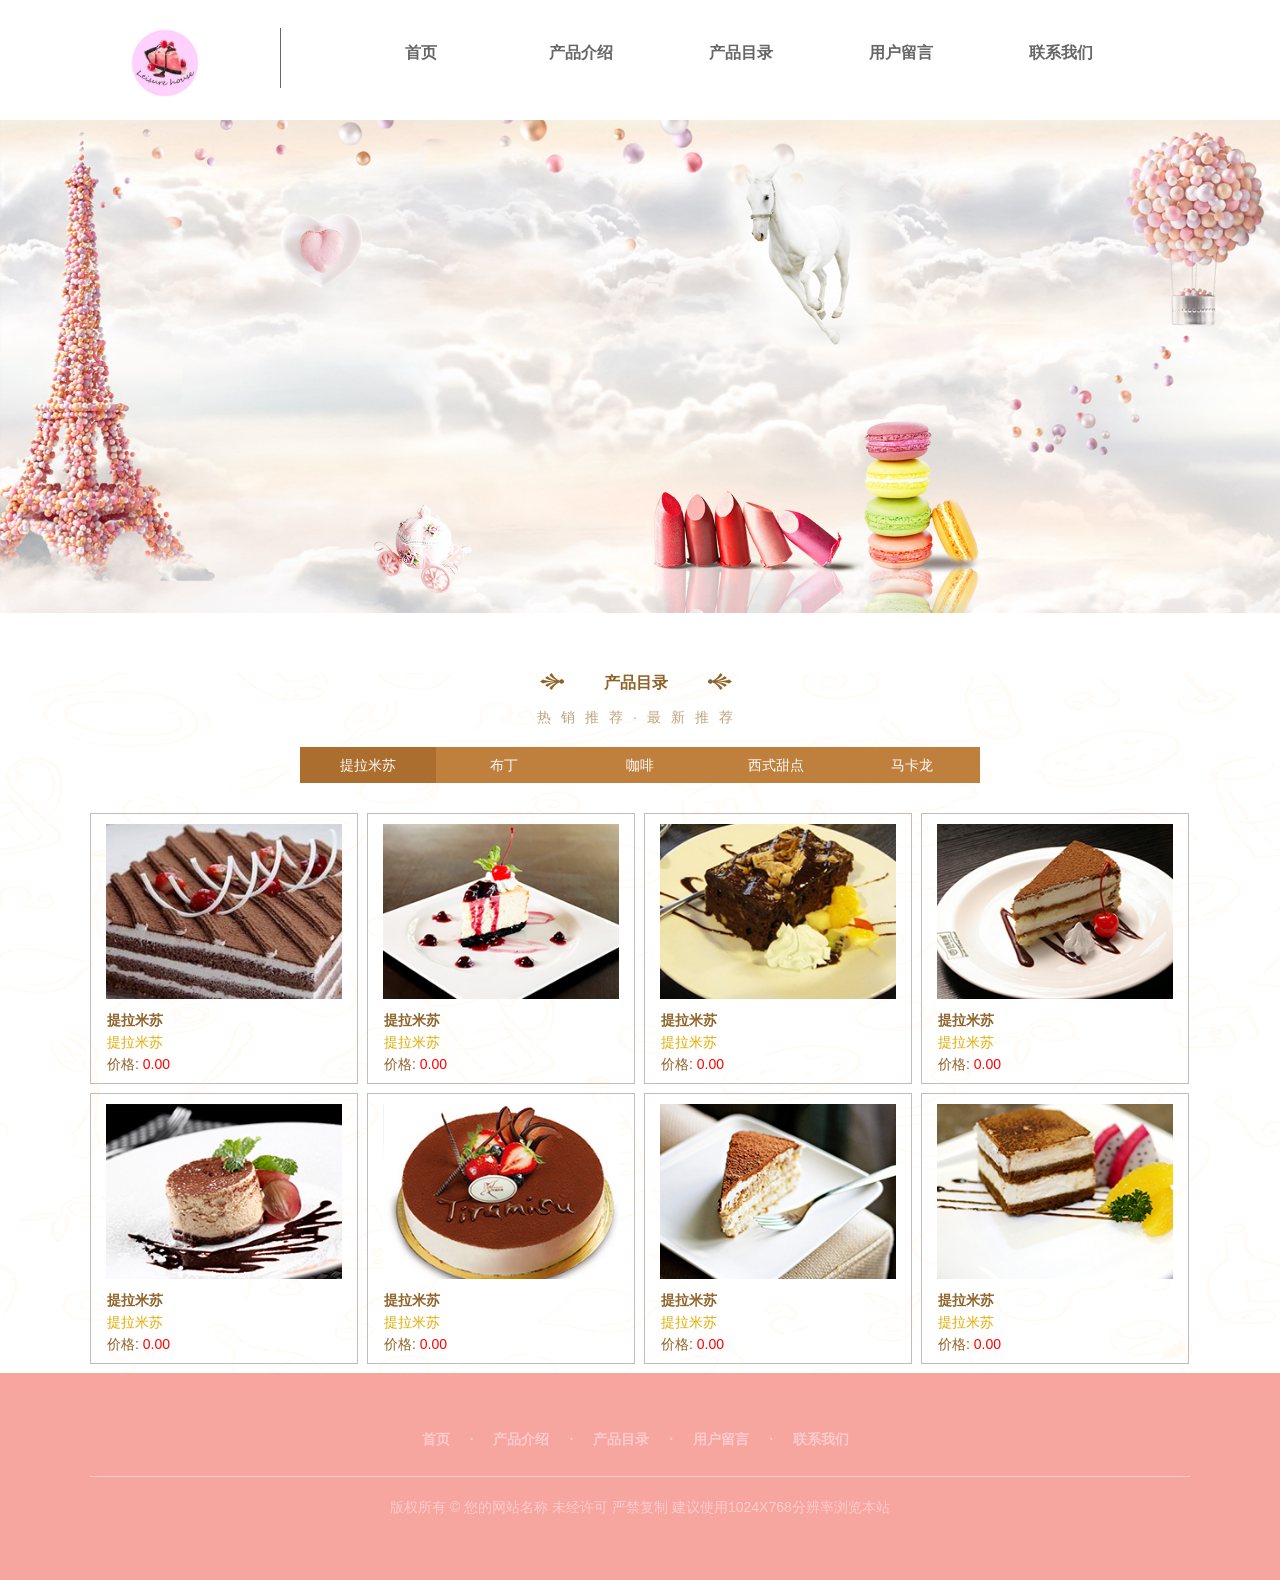
<file: tilamisu.html>
<!DOCTYPE html>
<html lang="en">
<head>
	<meta charset="UTF-8">
	<title>Document</title>
	<link rel="stylesheet" href="css/tilamisu.css">
	 <script src="js/jquery-3.2.1.js"></script>
</head>
<body>
<!-- 头部开始 -->
    <header>
		<div class="head-box">
			<div class="headleft">
				<img src="img/图.jpg" alt="">
			</div>
			<div class="xian"></div>
			<a href="index.html"><p>首页</p></a>
			<a href="chanpinjieshao.html"><p>产品介绍</p></a>
			<a href="chanpinmulv.html"><p>产品目录</p></a>
			<a href="yonghuliuyan.html"><p>用户留言</p></a>
			<a href="lianxiwomen.html"><p>联系我们</p></a>

		</div>
		
	</header>
<!-- 头部结束 -->
<!-- banner开始 -->
   <section>
   	   <main class="ban-box">
   	   	   <img src="img/banner.jpg" alt="">
    </main>
   </section>
<!-- banner结束 -->	
<!-- 介绍开始 -->
 <section>
 	<main class="jie-box">
 	    <div class="jiebox">
 	       <div class="jie">
		 		<img src="img/oj7x.png" alt="">
		 		<p>产品目录</p>
		 		<img src="img/oj7x.png" alt="">
	 	   </div>
	 	   <div class="jie1">
	 	   	<p>热销推荐·最新推荐</p>
	 	   </div>
	 	   <ul class="jie-center">
	 	   	  <li><a href="tilamisu.html"><p>提拉米苏</p></a></li>
	 	   	   <li><a href="buding.html"><p>布丁</p></a></li>
	 	   	   <li><a href="kafei.html"><p>咖啡</p></a></li>
	 	   	   <li><a href="xishitiandian.html"><p>西式甜点</p></a></li>
	 	   	   <li><a href="makalong.html"><p>马卡龙</p></a></li>
	 	   </ul>
	 	   <ul class="jie-bottom">
	 	   	 <li>
			     <img src="img/d1.jpg" alt="">
			       <h5>提拉米苏</h5>
			       <p>提拉米苏</p>
			       <div class="sprice">价格: <span>0.00</span>
			       </div>
			 </li>	
	 	   	 <li>
			     <img src="img/d2.jpg" alt="">
			       <h5>提拉米苏</h5>
			       <p>提拉米苏</p>
			       <div class="sprice">价格: <span>0.00</span>
			       </div>
			 </li>	
	 	   	 <li>
			     <img src="img/d3.jpg" alt="">
			       <h5>提拉米苏</h5>
			       <p>提拉米苏</p>
			       <div class="sprice">价格: <span>0.00</span>
			       </div>
			 </li>	
	 	   	 <li>
			     <img src="img/d4.jpg" alt="">
			       <h5>提拉米苏</h5>
			       <p>提拉米苏</p>
			       <div class="sprice">价格: <span>0.00</span>
			       </div>
			 </li>	
	 	   	 <li>
			     <img src="img/d5.jpg" alt="">
			       <h5>提拉米苏</h5>
			       <p>提拉米苏</p>
			       <div class="sprice">价格: <span>0.00</span>
			       </div>
			 </li>	
	 	   	 <li>
			     <img src="img/d6.jpg" alt="">
			       <h5>提拉米苏</h5>
			       <p>提拉米苏</p>
			       <div class="sprice">价格: <span>0.00</span>
			       </div>
			 </li>	
	 	   	 <li>
			     <img src="img/d7.jpg" alt="">
			       <h5>提拉米苏</h5>
			       <p>提拉米苏</p>
			       <div class="sprice">价格: <span>0.00</span>
			       </div>
			 </li>	
	 	      <li>
			    <img src="img/d8.jpg" alt="">
			       <h5>提拉米苏</h5>
			       <p>提拉米苏</p>
			       <div class="sprice">价格: <span>0.00</span>
			       </div>
			  </li>	
	 	   </ul>
	 	    <div class="mask">
				<div class="btnL"></div>
				<div class="btnR"></div>
				<div class="close"></div>
				<img src="img/k1.jpg" alt="">
			</div>
 		</div>
 	</main>
 </section>
<!-- 介绍结束 -->
<!-- 最后开始 -->
  <section>
  	<main class="zui-box">
  		<div class="zuibox">
  			<div class="zui-top">
  				<a href="index.html"><p>首页</p></a>
  				<span> · </span>
  				<a href="chanpinjieshao.html"><p>产品介绍</p></a>
  				<span> · </span>
  				<a href="chanpinmulv.html"><p>产品目录</p></a>
  				<span> · </span>
  				<a href="yonghuliuyan.html"><p>用户留言</p></a>
  				<span> · </span>
  				<a href="lianxiwomen.html"><p>联系我们</p></a>
  			</div>
  			<div class="zui-center"></div>
  			<div class="zui-botton">
  				<p>版权所有 © 您的网站名称 未经许可 严禁复制 建议使用1024X768分辨率浏览本站</p>
  			</div>	
  			
  		</div>
  	</main>
  </section>
<!-- 最后结束 -->
<script>
	window.onload=function(){
    let lis=$('.jie-bottom>li');
        console.log(lis)
    let mask=$('.mask');

    let imga=$('.mask>img')
    let close=$('div.close')
    let left=$('.mask>.btnL')
    let right=$('.mask>.btnR')
   
    lis.on('click',function(){
       lv=$(this).index();
       mask.addClass('active');
       let src=$('img',this).attr('src');
       imga.attr('src',src);
    }) 
    left.click(function(){
       if(lv<=0){
           lv=lis.length;

       }
        let src=$('img',lis[--lv]).attr('src');
        imga.attr('src',src);
      })
            
    right.click(function(){
       ++lv     
       if(lv>lis.length-1){
           lv=0;
       }
       let src=$('img',lis[lv]).attr('src');
         console.log(src)   
       imga.attr('src',src);
   })
        close.click(function(){
              mask.removeClass('active');
        })
}
</script>	
</body>
</html>
</file>
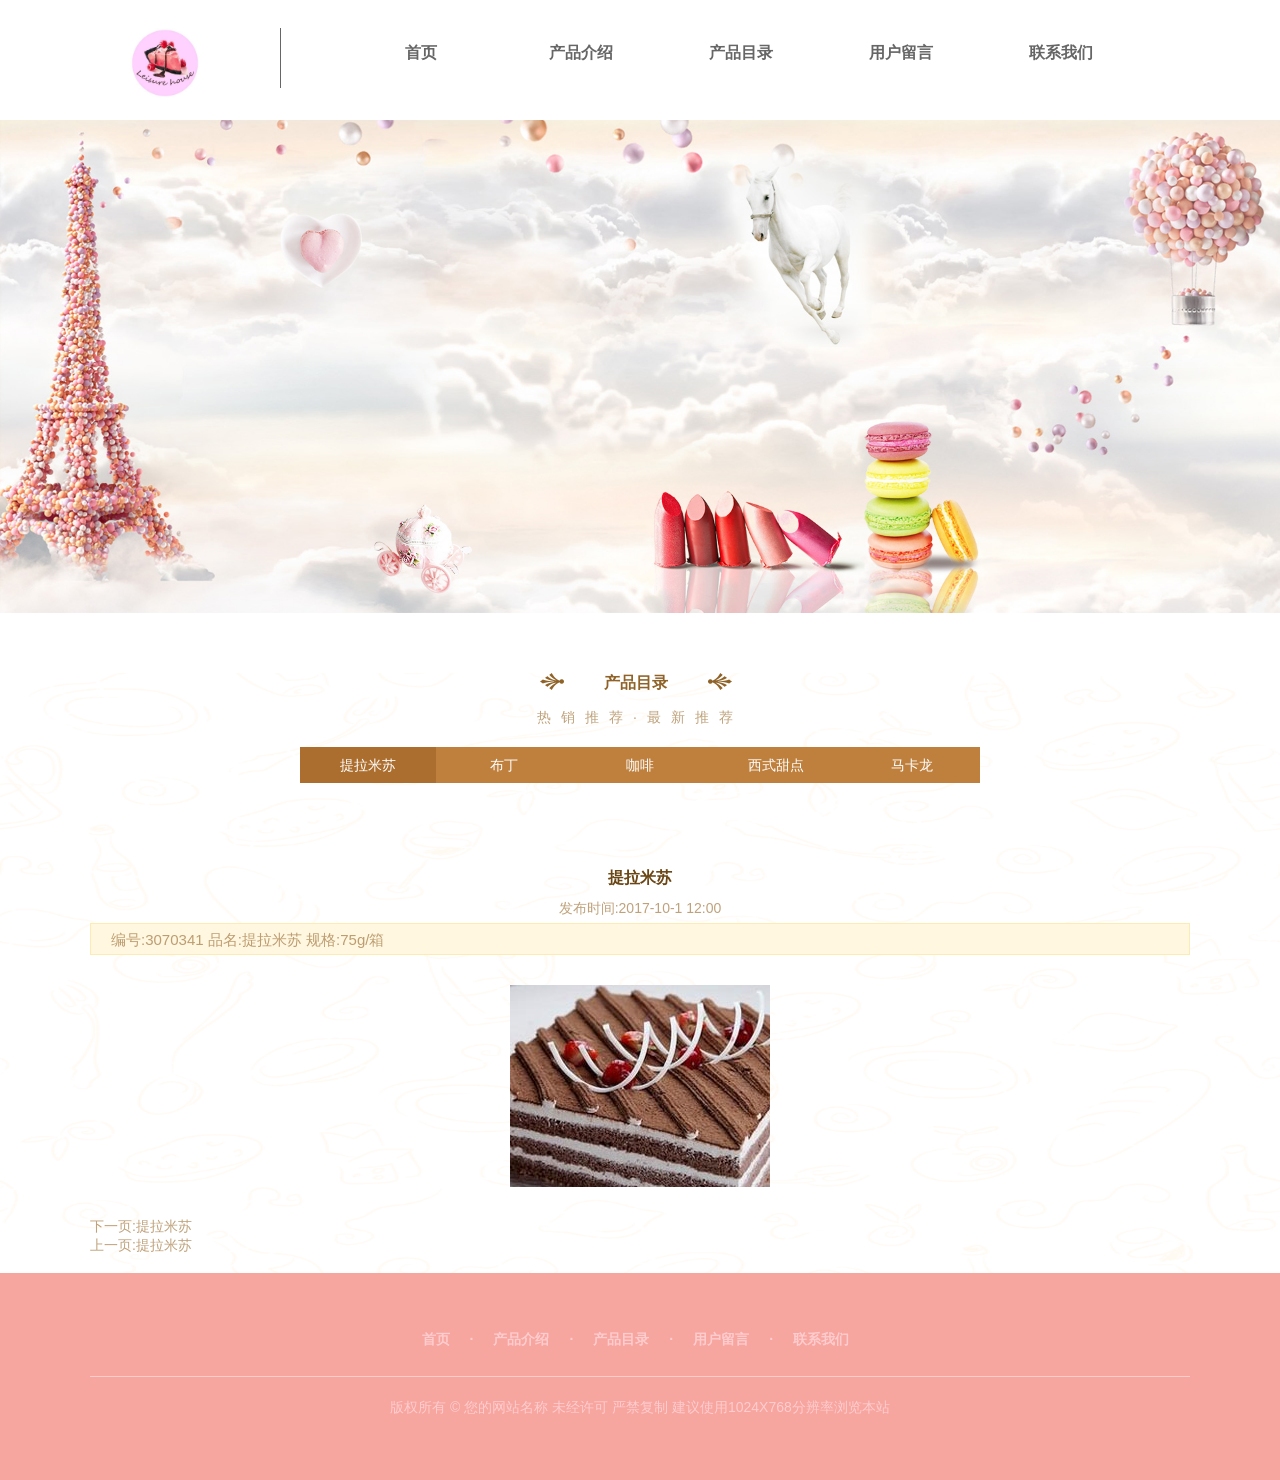
<file: xiangqing.html>
<!DOCTYPE html>
<html lang="en">
<head>
	<meta charset="UTF-8">
	<title>Document</title>
	<link rel="stylesheet" href="css/xiangqing.css">
</head>
<body>
<!-- 头部开始 -->
    <header>
		<div class="head-box">
			<div class="headleft">
				<img src="img/图.jpg" alt="">
			</div>
			<div class="xian"></div>
			<a href="index.html"><p>首页</p></a>
			<a href="chanpinjieshao.html"><p>产品介绍</p></a>
			<a href="chanpinmulv.html"><p>产品目录</p></a>
			<a href="yonghuliuyan.html"><p>用户留言</p></a>
			<a href="lianxiwomen.html"><p>联系我们</p></a>

		</div>
		
	</header>
<!-- 头部结束 -->
<!-- banner开始 -->
   <section>
   	   <main class="ban-box">
   	   	   <img src="img/banner.jpg" alt="">
    </main>
   </section>
<!-- banner结束 -->	
<!-- 介绍开始 -->
 <section>
 	<main class="jie-box">
 	    <div class="jiebox">
 	       <div class="jie">
		 		<img src="img/oj7x.png" alt="">
		 		<p>产品目录</p>
		 		<img src="img/oj7x.png" alt="">
	 	   </div>
	 	   <div class="jie1">
	 	   	<p>热销推荐·最新推荐</p>
	 	   </div>
	 	   <ul class="jie-center">
	 	   	   <li><a href="tilamisu.html"><p>提拉米苏</p></a></li>
	 	   	   <li><a href="buding.html"><p>布丁</p></a></li>
	 	   	   <li><a href="kafei.html"><p>咖啡</p></a></li>
	 	   	   <li><a href="xishitiandian.html"><p>西式甜点</p></a></li>
	 	   	   <li><a href="makalong.html"><p>马卡龙</p></a></li>
	 	   </ul>
	 	   <div class="xiang">
	 	   	   <p>提拉米苏</p>
	 	   	   <p>发布时间:2017-10-1 12:00</p>
	 	   	   <div class="xia">
	 	   	   	  <p>编号:3070341 品名:提拉米苏 规格:75g/箱</p>
	 	   	   	  

	 	   	   </div>
                <div class="zhez">
	 	   	      <img src="img/d1.jpg" alt="">
	 	   	      <img src="img/d1.jpg" alt="" id="img1">
	 	   	       <div class="zhe"></div>
	 	   	    </div>
	 	   	      <span>下一页:提拉米苏</span><br>
	 	   	   	  <span>上一页:提拉米苏</span>
	 	   </div>
 		</div>
 	</main>
 </section>
<!-- 介绍结束 -->
<!-- 最后开始 -->
  <section>
  	<main class="zui-box">
  		<div class="zuibox">
  			<div class="zui-top">
  				<a href="index.html"><p>首页</p></a>
  				<span> · </span>
  				<a href="chanpinjieshao.html"><p>产品介绍</p></a>
  				<span> · </span>
  				<a href="chanpinmulv.html"><p>产品目录</p></a>
  				<span> · </span>
  				<a href="yonghuliuyan.html"><p>用户留言</p></a>
  				<span> · </span>
  				<a href="lianxiwomen.html"><p>联系我们</p></a>
  			</div>
  			<div class="zui-center"></div>
  			<div class="zui-botton">
  				<p>版权所有 © 您的网站名称 未经许可 严禁复制 建议使用1024X768分辨率浏览本站</p>
  			</div>	
  			
  		</div>
  	</main>
  </section>
<!-- 最后结束 -->		
</body>
</html>
</file>
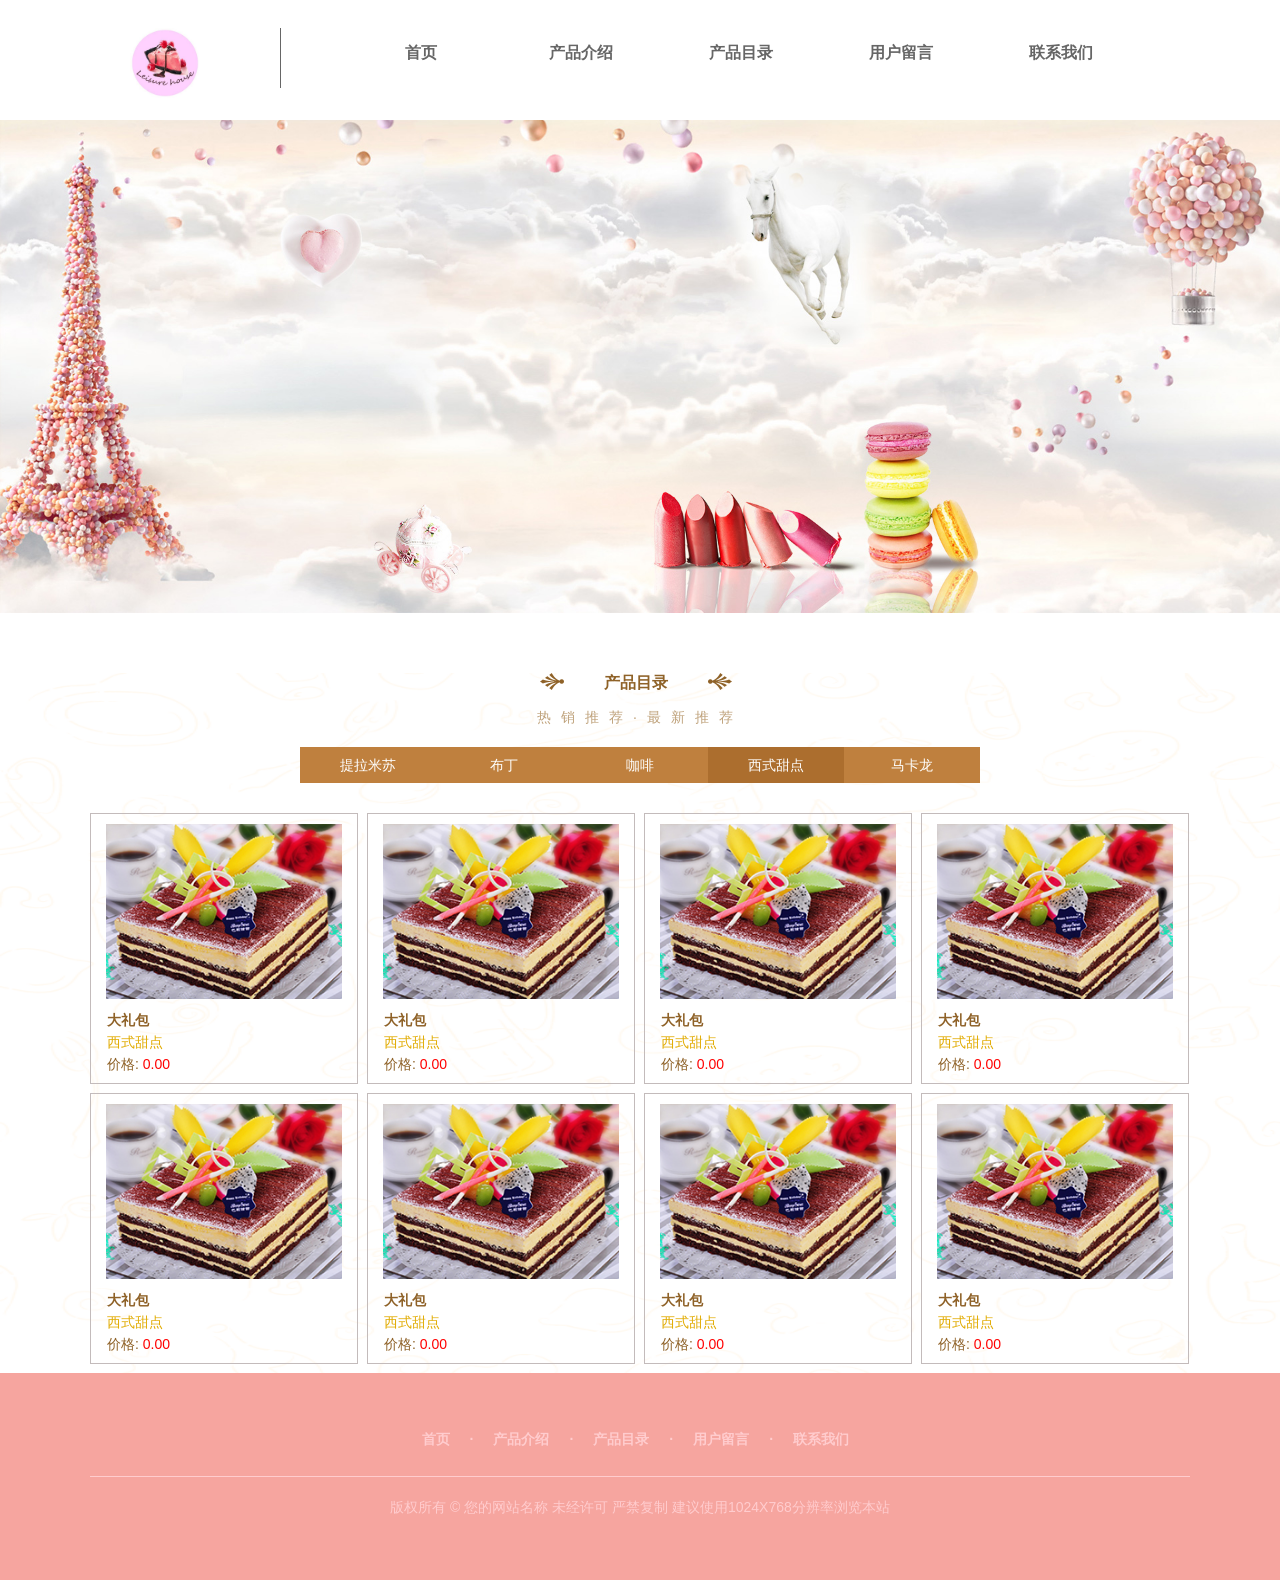
<file: xishitiandian.html>
<!DOCTYPE html>
<html lang="en">
<head>
	<meta charset="UTF-8">
	<title>Document</title>
	<link rel="stylesheet" href="css/xishitiandian.css">
    <script src="js/jquery-3.2.1.js"></script>
</head>
<body>
<!-- 头部开始 -->
    <header>
		<div class="head-box">
			<div class="headleft">
				<img src="img/图.jpg" alt="">
			</div>
			<div class="xian"></div>
			<a href="index.html"><p>首页</p></a>
			<a href="chanpinjieshao.html"><p>产品介绍</p></a>
			<a href="chanpinmulv.html"><p>产品目录</p></a>
			<a href="yonghuliuyan.html"><p>用户留言</p></a>
			<a href="lianxiwomen.html"><p>联系我们</p></a>

		</div>
		
	</header>
<!-- 头部结束 -->
<!-- banner开始 -->
   <section>
   	   <main class="ban-box">
   	   	   <img src="img/banner.jpg" alt="">
    </main>
   </section>
<!-- banner结束 -->	
<!-- 介绍开始 -->
 <section>
 	<main class="jie-box">
 	    <div class="jiebox">
 	       <div class="jie">
		 		<img src="img/oj7x.png" alt="">
		 		<p>产品目录</p>
		 		<img src="img/oj7x.png" alt="">
	 	   </div>
	 	   <div class="jie1">
	 	   	<p>热销推荐·最新推荐</p>
	 	   </div>
	 	   <ul class="jie-center">
	 	   	  <li><a href="tilamisu.html"><p>提拉米苏</p></a></li>
	 	   	   <li><a href="buding.html"><p>布丁</p></a></li>
	 	   	   <li><a href="kafei.html"><p>咖啡</p></a></li>
	 	   	   <li><a href="xishitiandian.html"><p>西式甜点</p></a></li>
	 	   	   <li><a href="makalong.html"><p>马卡龙</p></a></li>
	 	   </ul>
	 	  <ul class="jie-bottom">
	 	   	 <li>
			     <img src="img/x1.jpg" alt="">
			       <h5>大礼包</h5>
			       <p>西式甜点</p>
			       <div class="sprice">价格: <span>0.00</span>
			       </div>
			 </li>	
	 	   	 <li>
			     <img src="img/x1.jpg" alt="">
			       <h5>大礼包</h5>
			       <p>西式甜点</p>
			       <div class="sprice">价格: <span>0.00</span>
			       </div>
			 </li>	
	 	   	 <li>
			      <img src="img/x1.jpg" alt="">
			       <h5>大礼包</h5>
			       <p>西式甜点</p>
			       <div class="sprice">价格: <span>0.00</span>
			       </div>
			 </li>	
	 	   	 <li>
			     <img src="img/x1.jpg" alt="">
			       <h5>大礼包</h5>
			       <p>西式甜点</p>
			       <div class="sprice">价格: <span>0.00</span>
			       </div>
			 </li>	
	 	   	 <li>
			     <img src="img/x1.jpg" alt="">
			       <h5>大礼包</h5>
			       <p>西式甜点</p>
			       <div class="sprice">价格: <span>0.00</span>
			       </div>
			 </li>	
	 	   	 <li>
			     <img src="img/x1.jpg" alt="">
			       <h5>大礼包</h5>
			       <p>西式甜点</p>
			       <div class="sprice">价格: <span>0.00</span>
			       </div>
			 </li>	
	 	   	 <li>
			     <img src="img/x1.jpg" alt="">
			       <h5>大礼包</h5>
			       <p>西式甜点</p>
			       <div class="sprice">价格: <span>0.00</span>
			       </div>
			 </li>	
	 	      <li>
			      <img src="img/x1.jpg" alt="">
			       <h5>大礼包</h5>
			       <p>西式甜点</p>
			       <div class="sprice">价格: <span>0.00</span>
			       </div>
			  </li>	
	 	   </ul>
	 	    <div class="mask">
				<div class="btnL"></div>
				<div class="btnR"></div>
				<div class="close"></div>
				<img src="img/k1.jpg" alt="">
			</div>
 		</div>
 	</main>
 </section>
<!-- 介绍结束 -->
<!-- 最后开始 -->
  <section>
  	<main class="zui-box">
  		<div class="zuibox">
  			<div class="zui-top">
  				<a href="index.html"><p>首页</p></a>
  				<span> · </span>
  				<a href="chanpinjieshao.html"><p>产品介绍</p></a>
  				<span> · </span>
  				<a href="chanpinmulv.html"><p>产品目录</p></a>
  				<span> · </span>
  				<a href="yonghuliuyan.html"><p>用户留言</p></a>
  				<span> · </span>
  				<a href="lianxiwomen.html"><p>联系我们</p></a>
  			</div>
  			<div class="zui-center"></div>
  			<div class="zui-botton">
  				<p>版权所有 © 您的网站名称 未经许可 严禁复制 建议使用1024X768分辨率浏览本站</p>
  			</div>	
  			
  		</div>
  	</main>
  </section>
<!-- 最后结束 -->
<script>
	window.onload=function(){
    let lis=$('.jie-bottom>li');
        console.log(lis)
    let mask=$('.mask');

    let imga=$('.mask>img')
    let close=$('div.close')
    let left=$('.mask>.btnL')
    let right=$('.mask>.btnR')
   
    lis.on('click',function(){
       lv=$(this).index();
       mask.addClass('active');
       let src=$('img',this).attr('src');
       imga.attr('src',src);
    }) 
    left.click(function(){
       if(lv<=0){
           lv=lis.length;

       }
        let src=$('img',lis[--lv]).attr('src');
        imga.attr('src',src);
      })
            
    right.click(function(){
       ++lv     
       if(lv>lis.length-1){
           lv=0;
       }
       let src=$('img',lis[lv]).attr('src');
         console.log(src)   
       imga.attr('src',src);
   })
        close.click(function(){
              mask.removeClass('active');
        })
}
</script>	
</body>
</html>
</file>
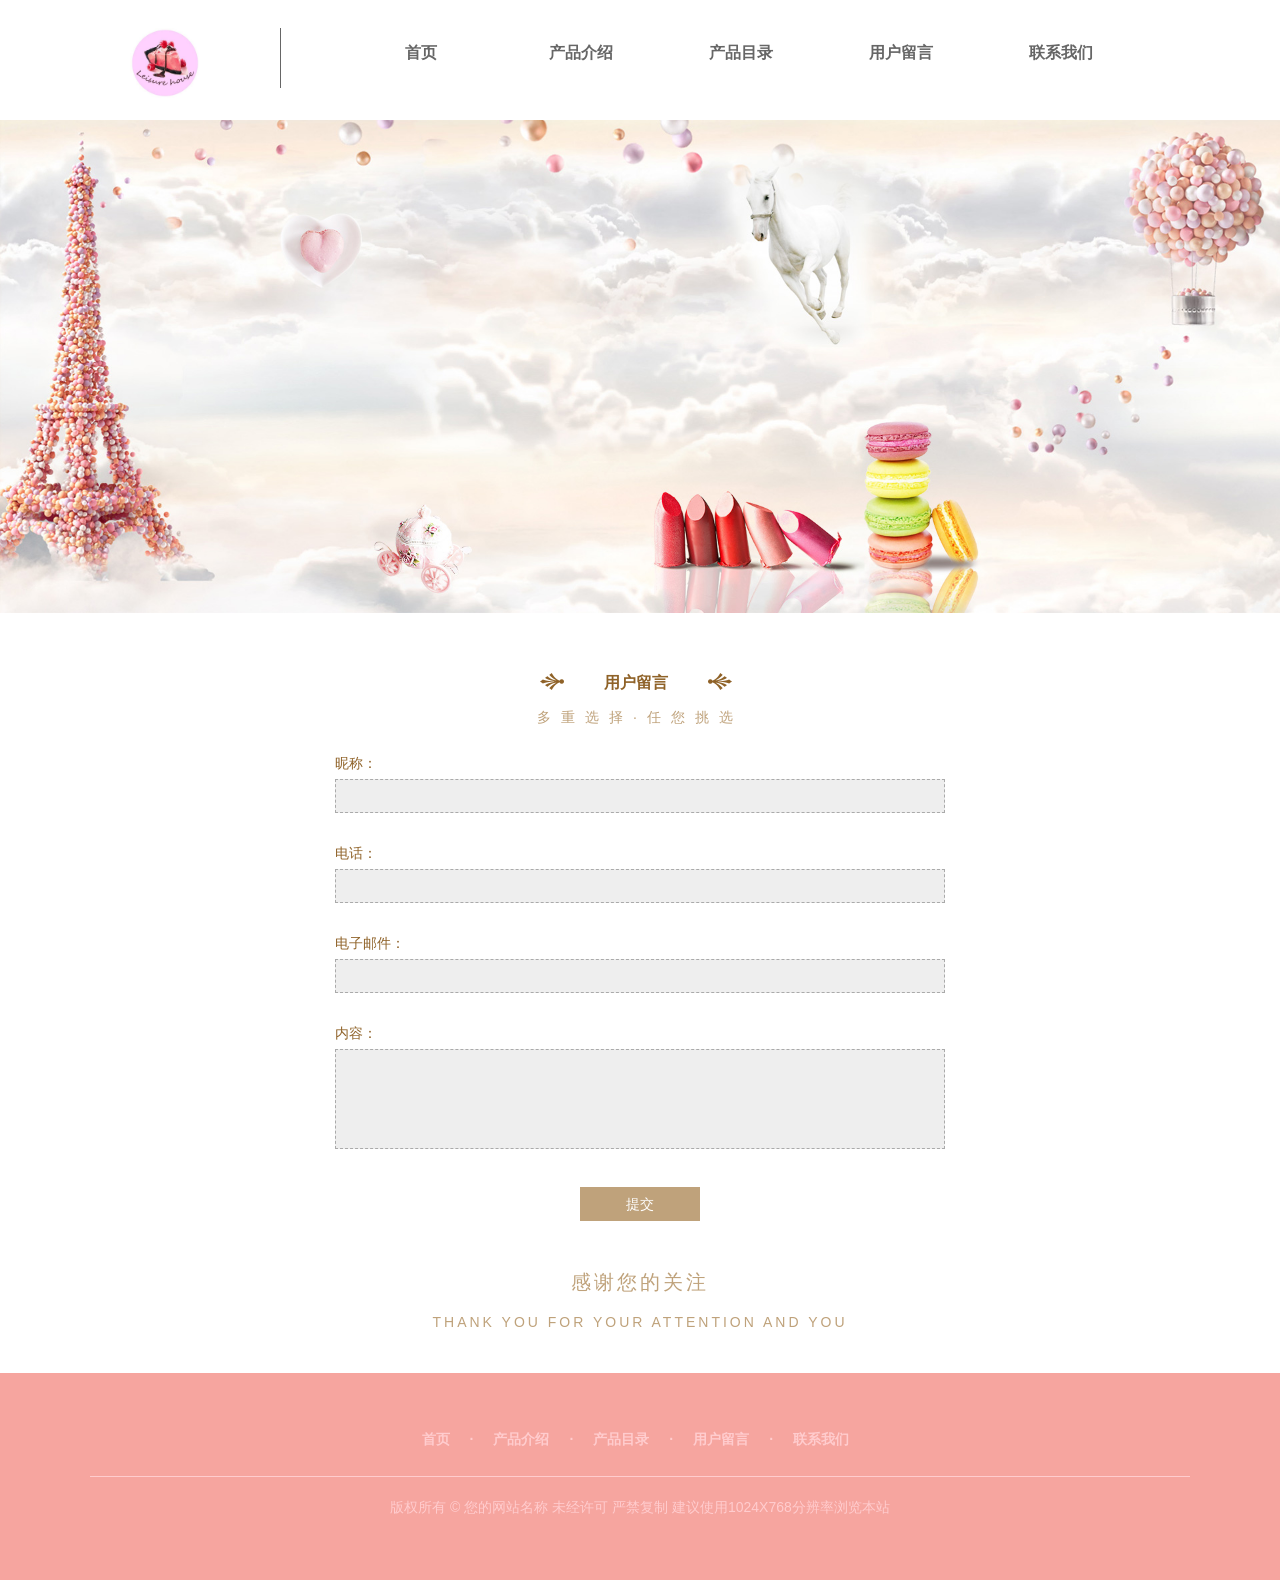
<file: yonghuliuyan.html>
<!DOCTYPE html>
<html lang="en">
<head>
	<meta charset="UTF-8">
	<title>Document</title>
	<link rel="stylesheet" href="css/yonghuliuyan.css">
</head>
<body>
<!-- 头部开始 -->
    <header>
		<div class="head-box">
			<div class="headleft">
				<img src="img/图.jpg" alt="">
			</div>
			<div class="xian"></div>
			<a href="index.html"><p>首页</p></a>
			<a href="chanpinjieshao.html"><p>产品介绍</p></a>
			<a href="chanpinmulv.html"><p>产品目录</p></a>
			<a href="yonghuliuyan.html"><p>用户留言</p></a>
			<a href="lianxiwomen.html"><p>联系我们</p></a>

		</div>
		
	</header>
<!-- 头部结束 -->
<!-- banner开始 -->
   <section>
   	   <main class="ban-box">
   	   	   <img src="img/banner.jpg" alt="">
    </main>
   </section>
<!-- banner结束 -->	
<!-- 介绍开始 -->
 <section>
 	<main class="jie-box">
 	    <div class="jiebox">
 	       <div class="jie">
		 		<img src="img/oj7x.png" alt="">
		 		<p>用户留言</p>
		 		<img src="img/oj7x.png" alt="">
	 	   </div>
	 	   <div class="jie1">
	 	   	<p>多重选择·任您挑选</p>
	 	   </div>
	 	   <div class="liu-box">
	 	   	<p>昵称：</p>
	 	   <input type="text" >
	 	   </div>
	 	    <div class="liu-box">
	 	   	<p>电话：</p>
	 	   <input type="text" >
	 	   </div>
	 	    <div class="liu-box">
	 	   	<p>电子邮件：</p>
	 	   <input type="text" >
	 	   </div>
	 	    <div class="liu-box">
	 	   	<p>内容：</p>
	 	   <input type="text" id="liu">
	 	   </div>
	 	    <div class="liu-box">
	 	   <input type="submit" value="提交" id="ti">
	 	    </div>
	 	    <div class="liu-bottom">
	 	    	<p>感谢您的关注</p>
	 	    	<p> thank you for your attention and you</p>
	 	    </div>
 		</div>
 	</main>
 </section>
<!-- 介绍结束 -->
<!-- 最后开始 -->
  <section>
  	<main class="zui-box">
  		<div class="zuibox">
  			<div class="zui-top">
  				<a href="index.html"><p>首页</p></a>
  				<span> · </span>
  				<a href="chanpinjieshao.html"><p>产品介绍</p></a>
  				<span> · </span>
  				<a href="chanpinmulv.html"><p>产品目录</p></a>
  				<span> · </span>
  				<a href="yonghuliuyan.html"><p>用户留言</p></a>
  				<span> · </span>
  				<a href="lianxiwomen.html"><p>联系我们</p></a>
  			</div>
  			<div class="zui-center"></div>
  			<div class="zui-botton">
  				<p>版权所有 © 您的网站名称 未经许可 严禁复制 建议使用1024X768分辨率浏览本站</p>
  			</div>	
  			
  		</div>
  	</main>
  </section>
<!-- 最后结束 -->		
</body>
</html>
</file>
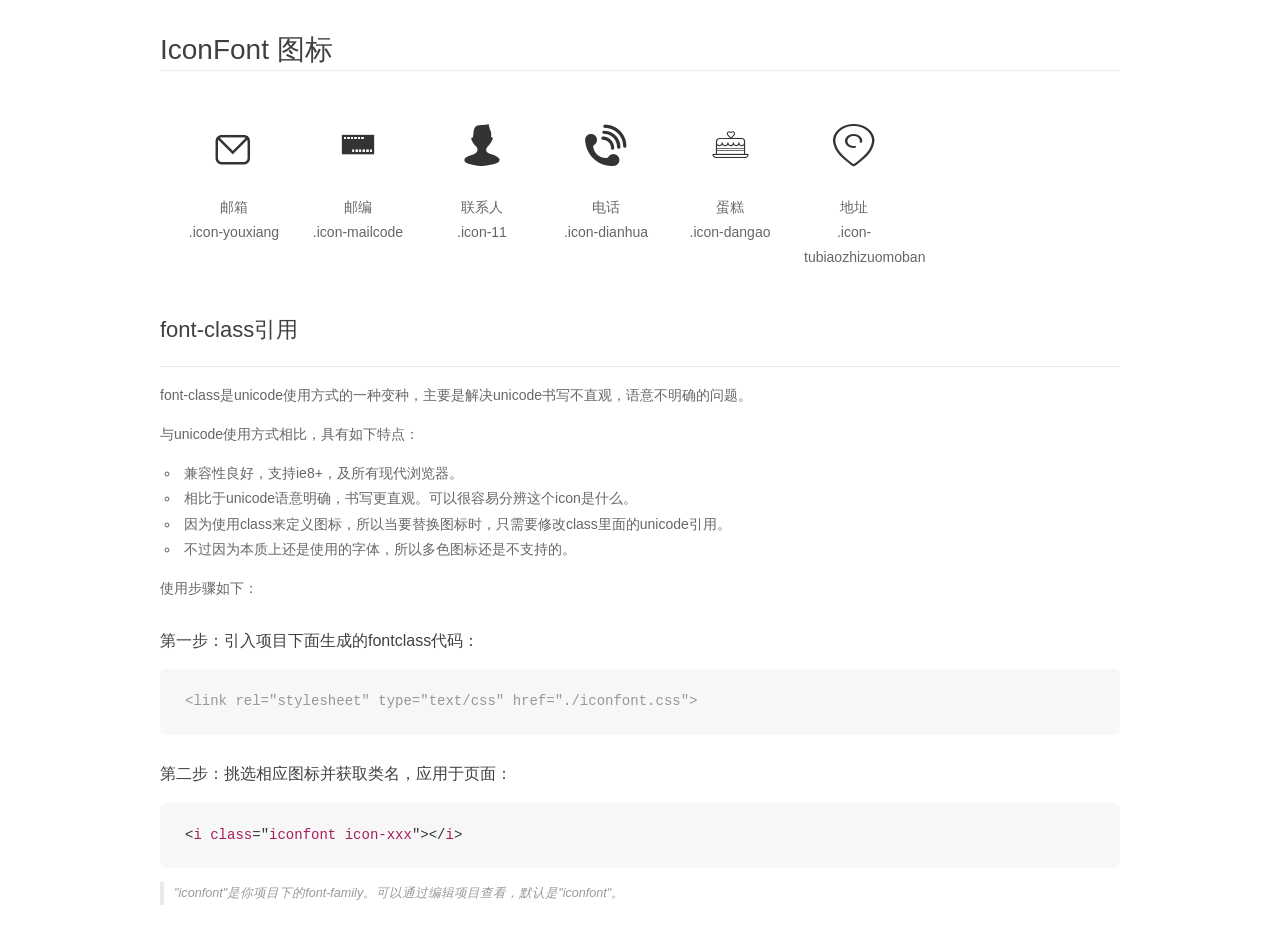
<file: iconfont/demo_fontclass.html>
<!DOCTYPE html>
<html>
<head>
    <meta charset="utf-8"/>
    <title>IconFont</title>
    <link rel="stylesheet" href="demo.css">
    <link rel="stylesheet" href="iconfont.css">
</head>
<body>
    <div class="main markdown">
        <h1>IconFont 图标</h1>
        <ul class="icon_lists clear">
            
                <li>
                <i class="icon iconfont icon-youxiang"></i>
                    <div class="name">邮箱</div>
                    <div class="fontclass">.icon-youxiang</div>
                </li>
            
                <li>
                <i class="icon iconfont icon-mailcode"></i>
                    <div class="name">邮编</div>
                    <div class="fontclass">.icon-mailcode</div>
                </li>
            
                <li>
                <i class="icon iconfont icon-11"></i>
                    <div class="name">联系人</div>
                    <div class="fontclass">.icon-11</div>
                </li>
            
                <li>
                <i class="icon iconfont icon-dianhua"></i>
                    <div class="name">电话</div>
                    <div class="fontclass">.icon-dianhua</div>
                </li>
            
                <li>
                <i class="icon iconfont icon-dangao"></i>
                    <div class="name">蛋糕</div>
                    <div class="fontclass">.icon-dangao</div>
                </li>
            
                <li>
                <i class="icon iconfont icon-tubiaozhizuomoban"></i>
                    <div class="name">地址</div>
                    <div class="fontclass">.icon-tubiaozhizuomoban</div>
                </li>
            
        </ul>

        <h2 id="font-class-">font-class引用</h2>
        <hr>

        <p>font-class是unicode使用方式的一种变种，主要是解决unicode书写不直观，语意不明确的问题。</p>
        <p>与unicode使用方式相比，具有如下特点：</p>
        <ul>
        <li>兼容性良好，支持ie8+，及所有现代浏览器。</li>
        <li>相比于unicode语意明确，书写更直观。可以很容易分辨这个icon是什么。</li>
        <li>因为使用class来定义图标，所以当要替换图标时，只需要修改class里面的unicode引用。</li>
        <li>不过因为本质上还是使用的字体，所以多色图标还是不支持的。</li>
        </ul>
        <p>使用步骤如下：</p>
        <h3 id="-fontclass-">第一步：引入项目下面生成的fontclass代码：</h3>


        <pre><code class="lang-js hljs javascript"><span class="hljs-comment">&lt;link rel="stylesheet" type="text/css" href="./iconfont.css"&gt;</span></code></pre>
        <h3 id="-">第二步：挑选相应图标并获取类名，应用于页面：</h3>
        <pre><code class="lang-css hljs">&lt;<span class="hljs-selector-tag">i</span> <span class="hljs-selector-tag">class</span>="<span class="hljs-selector-tag">iconfont</span> <span class="hljs-selector-tag">icon-xxx</span>"&gt;&lt;/<span class="hljs-selector-tag">i</span>&gt;</code></pre>
        <blockquote>
        <p>"iconfont"是你项目下的font-family。可以通过编辑项目查看，默认是"iconfont"。</p>
        </blockquote>
    </div>
</body>
</html>
</file>
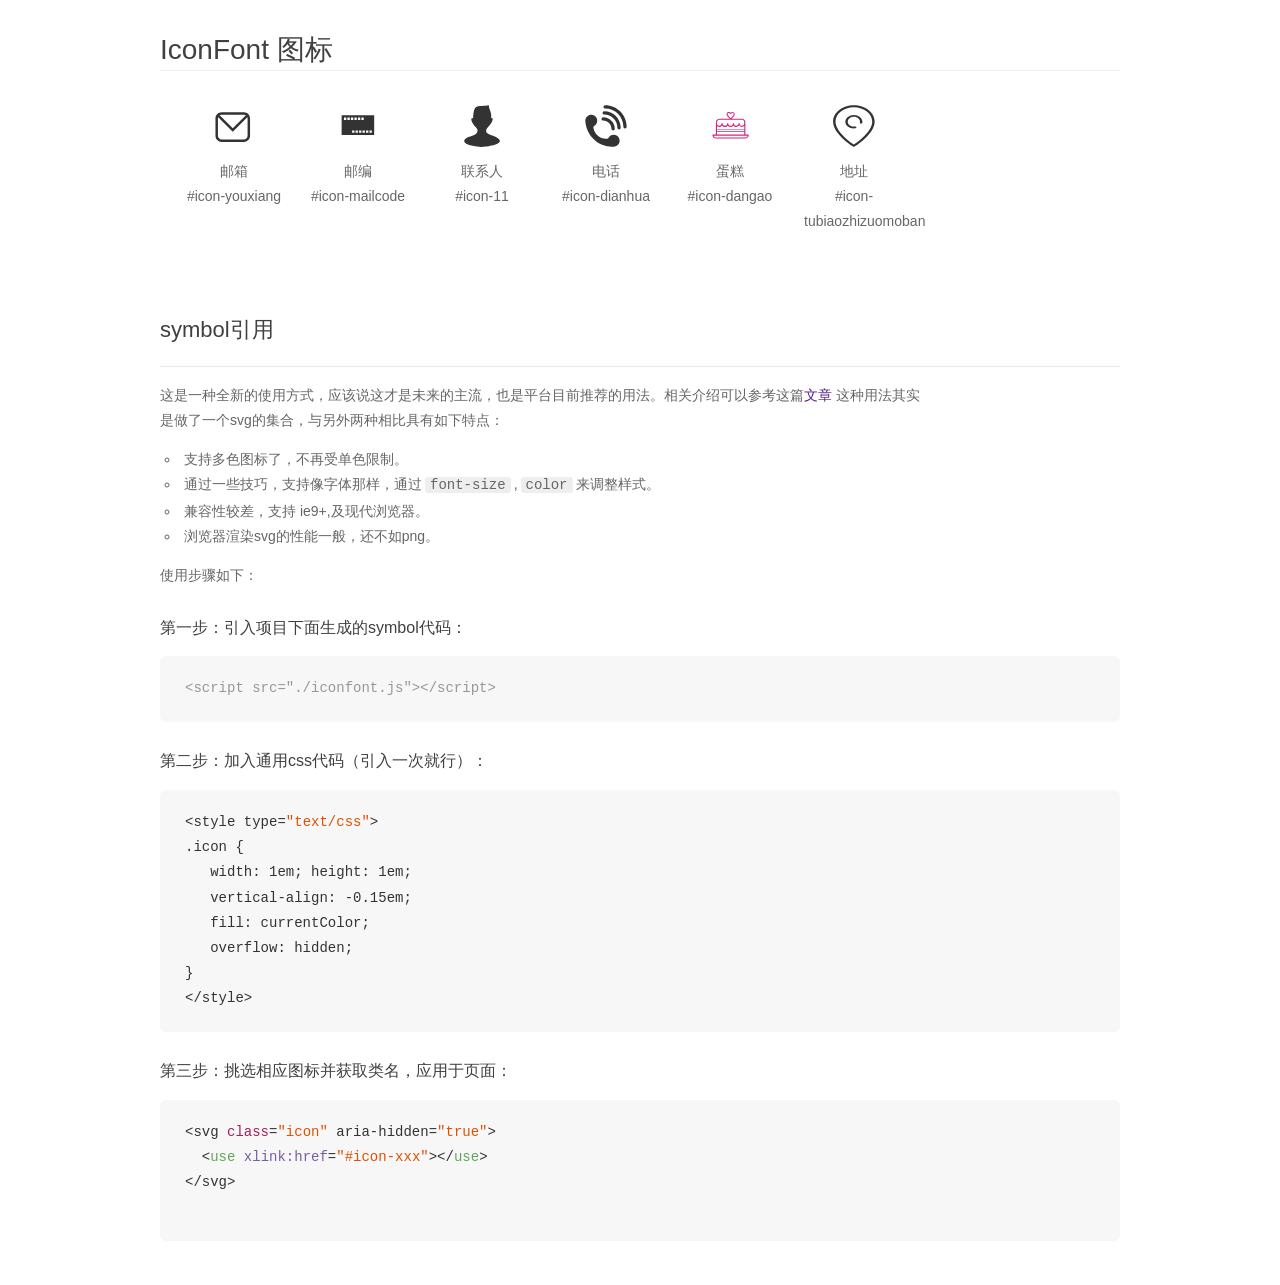
<file: iconfont/demo_symbol.html>
<!DOCTYPE html>
<html>
<head>
    <meta charset="utf-8"/>
    <title>IconFont</title>
    <link rel="stylesheet" href="demo.css">
    <script src="iconfont.js"></script>

    <style type="text/css">
        .icon {
          /* 通过设置 font-size 来改变图标大小 */
          width: 1em; height: 1em;
          /* 图标和文字相邻时，垂直对齐 */
          vertical-align: -0.15em;
          /* 通过设置 color 来改变 SVG 的颜色/fill */
          fill: currentColor;
          /* path 和 stroke 溢出 viewBox 部分在 IE 下会显示
             normalize.css 中也包含这行 */
          overflow: hidden;
        }

    </style>
</head>
<body>
    <div class="main markdown">
        <h1>IconFont 图标</h1>
        <ul class="icon_lists clear">
            
                <li>
                    <svg class="icon" aria-hidden="true">
                        <use xlink:href="#icon-youxiang"></use>
                    </svg>
                    <div class="name">邮箱</div>
                    <div class="fontclass">#icon-youxiang</div>
                </li>
            
                <li>
                    <svg class="icon" aria-hidden="true">
                        <use xlink:href="#icon-mailcode"></use>
                    </svg>
                    <div class="name">邮编</div>
                    <div class="fontclass">#icon-mailcode</div>
                </li>
            
                <li>
                    <svg class="icon" aria-hidden="true">
                        <use xlink:href="#icon-11"></use>
                    </svg>
                    <div class="name">联系人</div>
                    <div class="fontclass">#icon-11</div>
                </li>
            
                <li>
                    <svg class="icon" aria-hidden="true">
                        <use xlink:href="#icon-dianhua"></use>
                    </svg>
                    <div class="name">电话</div>
                    <div class="fontclass">#icon-dianhua</div>
                </li>
            
                <li>
                    <svg class="icon" aria-hidden="true">
                        <use xlink:href="#icon-dangao"></use>
                    </svg>
                    <div class="name">蛋糕</div>
                    <div class="fontclass">#icon-dangao</div>
                </li>
            
                <li>
                    <svg class="icon" aria-hidden="true">
                        <use xlink:href="#icon-tubiaozhizuomoban"></use>
                    </svg>
                    <div class="name">地址</div>
                    <div class="fontclass">#icon-tubiaozhizuomoban</div>
                </li>
            
        </ul>


        <h2 id="symbol-">symbol引用</h2>
        <hr>

        <p>这是一种全新的使用方式，应该说这才是未来的主流，也是平台目前推荐的用法。相关介绍可以参考这篇<a href="">文章</a>
        这种用法其实是做了一个svg的集合，与另外两种相比具有如下特点：</p>
        <ul>
          <li>支持多色图标了，不再受单色限制。</li>
          <li>通过一些技巧，支持像字体那样，通过<code>font-size</code>,<code>color</code>来调整样式。</li>
          <li>兼容性较差，支持 ie9+,及现代浏览器。</li>
          <li>浏览器渲染svg的性能一般，还不如png。</li>
        </ul>
        <p>使用步骤如下：</p>
        <h3 id="-symbol-">第一步：引入项目下面生成的symbol代码：</h3>
        <pre><code class="lang-js hljs javascript"><span class="hljs-comment">&lt;script src="./iconfont.js"&gt;&lt;/script&gt;</span></code></pre>
        <h3 id="-css-">第二步：加入通用css代码（引入一次就行）：</h3>
        <pre><code class="lang-js hljs javascript">&lt;style type=<span class="hljs-string">"text/css"</span>&gt;
.icon {
   width: <span class="hljs-number">1</span>em; height: <span class="hljs-number">1</span>em;
   vertical-align: <span class="hljs-number">-0.15</span>em;
   fill: currentColor;
   overflow: hidden;
}
&lt;<span class="hljs-regexp">/style&gt;</span></code></pre>
        <h3 id="-">第三步：挑选相应图标并获取类名，应用于页面：</h3>
        <pre><code class="lang-js hljs javascript">&lt;svg <span class="hljs-class"><span class="hljs-keyword">class</span></span>=<span class="hljs-string">"icon"</span> aria-hidden=<span class="hljs-string">"true"</span>&gt;<span class="xml"><span class="hljs-tag">
  &lt;<span class="hljs-name">use</span> <span class="hljs-attr">xlink:href</span>=<span class="hljs-string">"#icon-xxx"</span>&gt;</span><span class="hljs-tag">&lt;/<span class="hljs-name">use</span>&gt;</span>
</span>&lt;<span class="hljs-regexp">/svg&gt;
        </span></code></pre>
    </div>
</body>
</html>
</file>
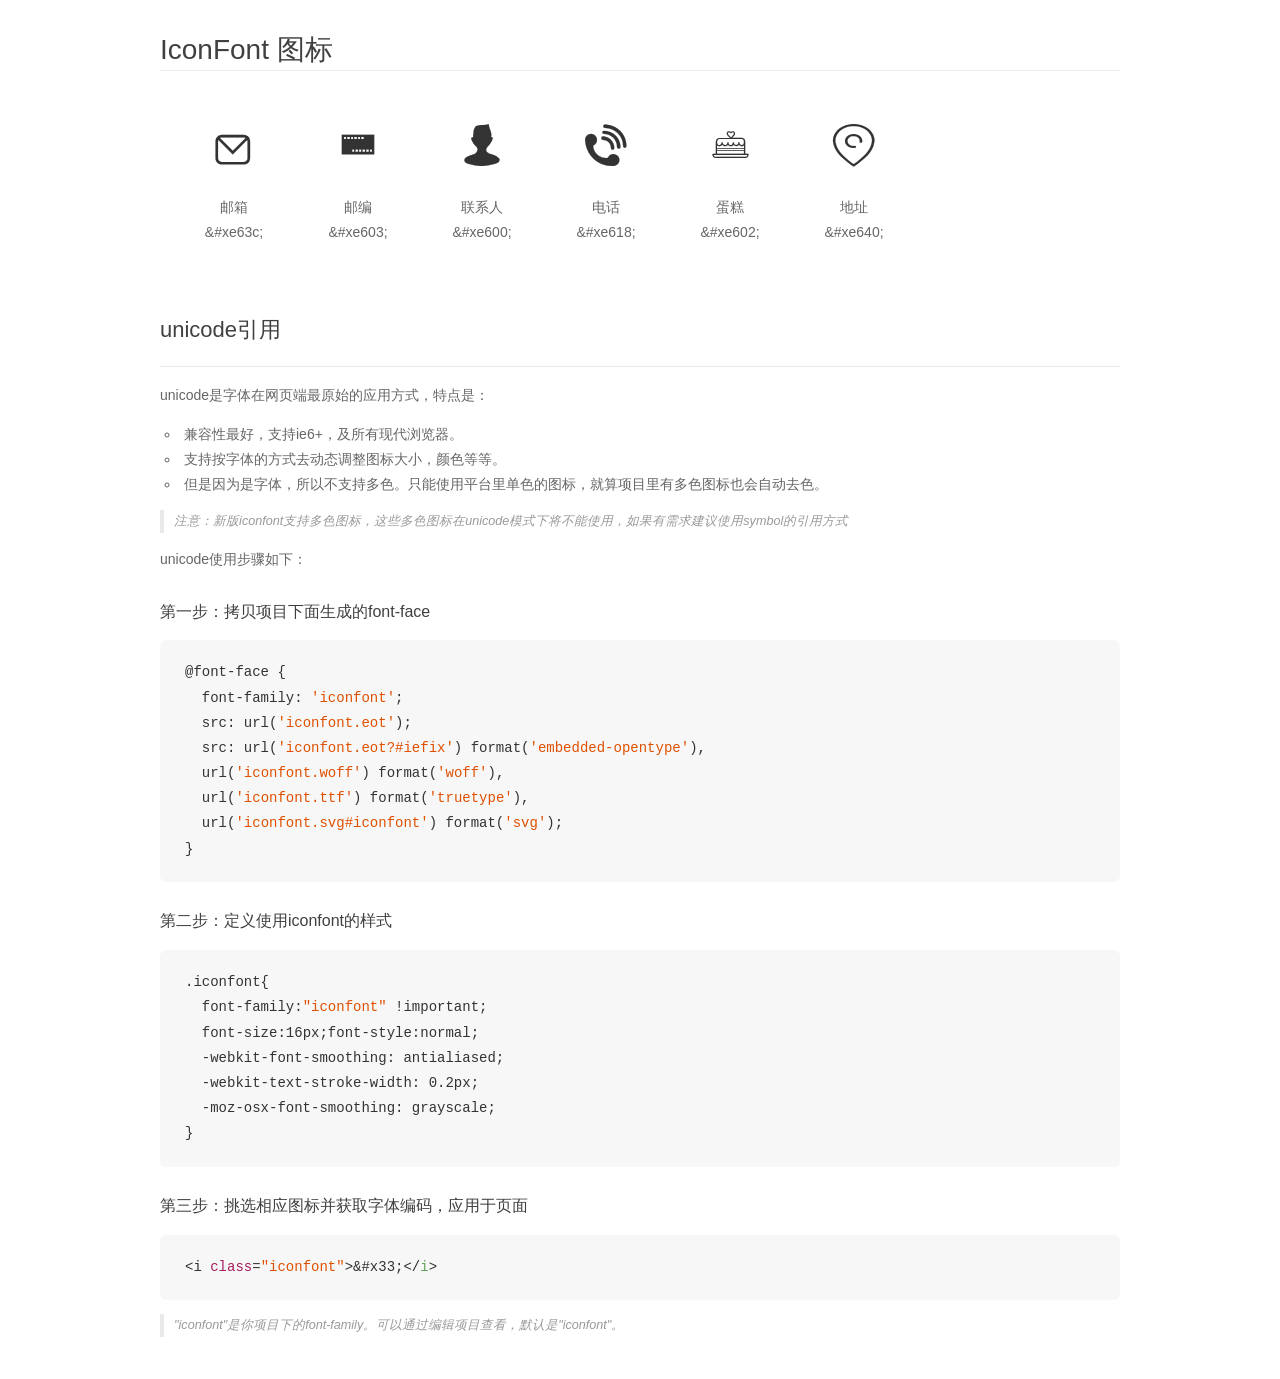
<file: iconfont/demo_unicode.html>
<!DOCTYPE html>
<html>
<head>
    <meta charset="utf-8"/>
    <title>IconFont</title>
    <link rel="stylesheet" href="demo.css">

    <style type="text/css">

        @font-face {font-family: "iconfont";
          src: url('iconfont.eot'); /* IE9*/
          src: url('iconfont.eot#iefix') format('embedded-opentype'), /* IE6-IE8 */
          url('iconfont.woff') format('woff'), /* chrome, firefox */
          url('iconfont.ttf') format('truetype'), /* chrome, firefox, opera, Safari, Android, iOS 4.2+*/
          url('iconfont.svg#iconfont') format('svg'); /* iOS 4.1- */
        }

        .iconfont {
          font-family:"iconfont" !important;
          font-size:16px;
          font-style:normal;
          -webkit-font-smoothing: antialiased;
          -webkit-text-stroke-width: 0.2px;
          -moz-osx-font-smoothing: grayscale;
        }

    </style>
</head>
<body>
    <div class="main markdown">
        <h1>IconFont 图标</h1>
        <ul class="icon_lists clear">
            
                <li>
                <i class="icon iconfont">&#xe63c;</i>
                    <div class="name">邮箱</div>
                    <div class="code">&amp;#xe63c;</div>
                </li>
            
                <li>
                <i class="icon iconfont">&#xe603;</i>
                    <div class="name">邮编</div>
                    <div class="code">&amp;#xe603;</div>
                </li>
            
                <li>
                <i class="icon iconfont">&#xe600;</i>
                    <div class="name">联系人</div>
                    <div class="code">&amp;#xe600;</div>
                </li>
            
                <li>
                <i class="icon iconfont">&#xe618;</i>
                    <div class="name">电话</div>
                    <div class="code">&amp;#xe618;</div>
                </li>
            
                <li>
                <i class="icon iconfont">&#xe602;</i>
                    <div class="name">蛋糕</div>
                    <div class="code">&amp;#xe602;</div>
                </li>
            
                <li>
                <i class="icon iconfont">&#xe640;</i>
                    <div class="name">地址</div>
                    <div class="code">&amp;#xe640;</div>
                </li>
            
        </ul>
        <h2 id="unicode-">unicode引用</h2>
        <hr>

        <p>unicode是字体在网页端最原始的应用方式，特点是：</p>
        <ul>
        <li>兼容性最好，支持ie6+，及所有现代浏览器。</li>
        <li>支持按字体的方式去动态调整图标大小，颜色等等。</li>
        <li>但是因为是字体，所以不支持多色。只能使用平台里单色的图标，就算项目里有多色图标也会自动去色。</li>
        </ul>
        <blockquote>
        <p>注意：新版iconfont支持多色图标，这些多色图标在unicode模式下将不能使用，如果有需求建议使用symbol的引用方式</p>
        </blockquote>
        <p>unicode使用步骤如下：</p>
        <h3 id="-font-face">第一步：拷贝项目下面生成的font-face</h3>
        <pre><code class="lang-js hljs javascript">@font-face {
  font-family: <span class="hljs-string">'iconfont'</span>;
  src: url(<span class="hljs-string">'iconfont.eot'</span>);
  src: url(<span class="hljs-string">'iconfont.eot?#iefix'</span>) format(<span class="hljs-string">'embedded-opentype'</span>),
  url(<span class="hljs-string">'iconfont.woff'</span>) format(<span class="hljs-string">'woff'</span>),
  url(<span class="hljs-string">'iconfont.ttf'</span>) format(<span class="hljs-string">'truetype'</span>),
  url(<span class="hljs-string">'iconfont.svg#iconfont'</span>) format(<span class="hljs-string">'svg'</span>);
}
</code></pre>
        <h3 id="-iconfont-">第二步：定义使用iconfont的样式</h3>
        <pre><code class="lang-js hljs javascript">.iconfont{
  font-family:<span class="hljs-string">"iconfont"</span> !important;
  font-size:<span class="hljs-number">16</span>px;font-style:normal;
  -webkit-font-smoothing: antialiased;
  -webkit-text-stroke-width: <span class="hljs-number">0.2</span>px;
  -moz-osx-font-smoothing: grayscale;
}
</code></pre>
        <h3 id="-">第三步：挑选相应图标并获取字体编码，应用于页面</h3>
        <pre><code class="lang-js hljs javascript">&lt;i <span class="hljs-class"><span class="hljs-keyword">class</span></span>=<span class="hljs-string">"iconfont"</span>&gt;&amp;#x33;<span class="xml"><span class="hljs-tag">&lt;/<span class="hljs-name">i</span>&gt;</span></span></code></pre>

        <blockquote>
        <p>"iconfont"是你项目下的font-family。可以通过编辑项目查看，默认是"iconfont"。</p>
        </blockquote>
    </div>


</body>
</html>
</file>
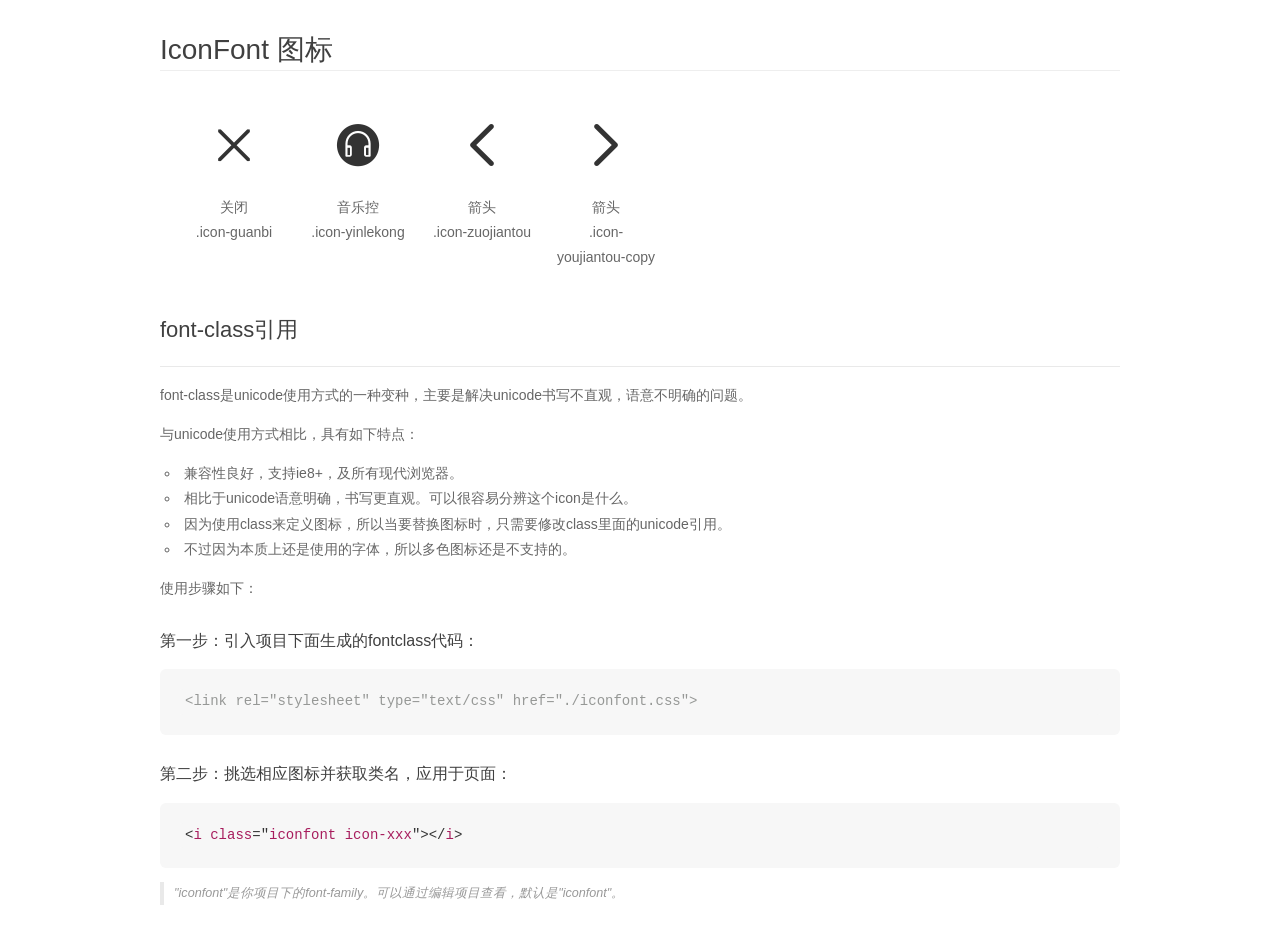
<file: iconfont11/demo_fontclass.html>
<!DOCTYPE html>
<html>
<head>
    <meta charset="utf-8"/>
    <title>IconFont</title>
    <link rel="stylesheet" href="demo.css">
    <link rel="stylesheet" href="iconfont.css">
</head>
<body>
    <div class="main markdown">
        <h1>IconFont 图标</h1>
        <ul class="icon_lists clear">
            
                <li>
                <i class="icon iconfont icon-guanbi"></i>
                    <div class="name">关闭</div>
                    <div class="fontclass">.icon-guanbi</div>
                </li>
            
                <li>
                <i class="icon iconfont icon-yinlekong"></i>
                    <div class="name">音乐控</div>
                    <div class="fontclass">.icon-yinlekong</div>
                </li>
            
                <li>
                <i class="icon iconfont icon-zuojiantou"></i>
                    <div class="name">箭头</div>
                    <div class="fontclass">.icon-zuojiantou</div>
                </li>
            
                <li>
                <i class="icon iconfont icon-youjiantou-copy"></i>
                    <div class="name">箭头</div>
                    <div class="fontclass">.icon-youjiantou-copy</div>
                </li>
            
        </ul>

        <h2 id="font-class-">font-class引用</h2>
        <hr>

        <p>font-class是unicode使用方式的一种变种，主要是解决unicode书写不直观，语意不明确的问题。</p>
        <p>与unicode使用方式相比，具有如下特点：</p>
        <ul>
        <li>兼容性良好，支持ie8+，及所有现代浏览器。</li>
        <li>相比于unicode语意明确，书写更直观。可以很容易分辨这个icon是什么。</li>
        <li>因为使用class来定义图标，所以当要替换图标时，只需要修改class里面的unicode引用。</li>
        <li>不过因为本质上还是使用的字体，所以多色图标还是不支持的。</li>
        </ul>
        <p>使用步骤如下：</p>
        <h3 id="-fontclass-">第一步：引入项目下面生成的fontclass代码：</h3>


        <pre><code class="lang-js hljs javascript"><span class="hljs-comment">&lt;link rel="stylesheet" type="text/css" href="./iconfont.css"&gt;</span></code></pre>
        <h3 id="-">第二步：挑选相应图标并获取类名，应用于页面：</h3>
        <pre><code class="lang-css hljs">&lt;<span class="hljs-selector-tag">i</span> <span class="hljs-selector-tag">class</span>="<span class="hljs-selector-tag">iconfont</span> <span class="hljs-selector-tag">icon-xxx</span>"&gt;&lt;/<span class="hljs-selector-tag">i</span>&gt;</code></pre>
        <blockquote>
        <p>"iconfont"是你项目下的font-family。可以通过编辑项目查看，默认是"iconfont"。</p>
        </blockquote>
    </div>
</body>
</html>
</file>
<file: css/index.css>
@import url('base.css');
/* 头部开始 */
.head-box{
	width: 1100px;
	height: 120px;
	padding: 28px 40px;
	margin: 0 auto;
}
.headleft{
	width:70px;
	height:70px;
	float: left;

}
.headleft img{
	width:100%;
	height:100%;
}
.xian{
	height: 60px;
	width: 1px;
	background: #666666;
	float: left;
	margin:0 80px;
}
.head-box a{
	display: block;
	float: left;
	width:120px;
	height: 50px;
	padding: 10px 0;
	border-radius: 50%;
	margin-right: 40px;
}
.head-box a:last-of-type{
	margin-right: 0;
}
.head-box a p{
	width: 120px;
	font-size: 16px;
	color: #666666;
	line-height: 30px;
	text-align: center;
	font-weight: 900;
	background: #fff;
	
}
.head-box a:hover{
	color: #e87193;
	background: pink;
}
/* 头部结束 */
/* banner开始 */
.ban-box{
	width: 100%;
	height: 100%;
	
}
.ban-box img{
	width: 100%;
	height: 100%;
    display: block;
}

/* banner结束 */
/* 分类开始 */
.fen-box{
	width: 100%;
	height:300px;
	/* background: #80D47C; */
	margin: 0 auto;
}
.fenlei1{
	width: 1020px;
	height: 100%;
	margin: 0 auto;
	display: flex;
	justify-content:space-between;
	align-items: center;
}
.fenlei{
	width: 181px;
	height: 181px;
	background: yellow;
	float: left;
	border-radius: 50%;
	position: relative;

}
.fenlei img{
	width: 181px;
	height: 181px;
	border-radius: 50%;
	

}
.fenlei p{
	width: 181px;
	font-size: 20px;
	color: #666;
	position: absolute;
	top: 70px;
	text-align: center;
}
/* 分类结束 */
/* 列表开始 */
.lie-box{
    width: 100%;
    height: 700px;
    background:rgb(248, 245, 188);
    padding-top: 53px;
}
.biao-box{
	width: 1100px;
	height: 594px;
	background: #fff;
	margin: 0 auto;
	padding: 25px 30px;
	display: flex;
	justify-content: space-between;
	position: relative;
}
.biao-left{
	/* width: 48px; */
	/* height: 554px; */
	float: left;
	display: flex;
	flex-direction: column;
	margin-top: 5px;
}
.biao-left img{
	width:100%;
	height: 100%;
}
.biao-right{
	width: 997px;
	height: 562px;
}
.biao-right li{
	width: 242px;
	height: 271px;
	margin-right: 9px;
	float: left;
	border: 1px solid #c3bbbb;
	margin-bottom: 5px;
	padding-top: 10px;
	cursor: pointer;
}
.biao-right li:nth-of-type(4){
	margin-right: 0;
}
.biao-right li:nth-of-type(8){
	margin-right: 0;
}
.biao-right img{
	width: 210px;
	height: 175px;
	display: block;
	margin: 0 auto;
}
.biao-right h5,.biao-right p{
	font-size: 14px;
	line-height: 22px;
	margin-left: 16px;
	color: #8F6228;
}
.biao-right p{
	color: #E1AB00;
}
.biao-right p:hover{
	color: #1852d8;
}
.biao-right .sprice{
	font-size: 14px;
	line-height: 22px;
	margin-left: 16px;
	color: #8F6228;
}
.biao-right .sprice span{
	color: red;
}
.biao-right li:hover{
	border: 1px solid #E1AB00;
}
.mask{
	width:400px;
	height: 300px;
	position: absolute;
	left: 0;
	top: 0;
	bottom: 0;
	right: 0;
	margin: auto;
	box-shadow: 0 0 0 190px rgba(0, 0, 0, 0.6);
	transform: scale(0, 0);
	transition: 0.5s;

}
.mask img{
	width: 100%;
	height: 100%;
}
.active{
	transform: scale(1, 1);
}
.btnL,.btnR{
		width: 50px;
		height: 50px;
		background:#fff;
		border-radius: 50%;
		position: absolute;
		top: 0;
		text-align: center;
		bottom: 0;
		margin: auto;
		
	}
.btnL i,.btnR i{
		font-size: 30px;
		
		line-height: 50px;
		color: #333;
}
.btnL{
		left: -80px;
}
.btnR{
		right: -80px;
}

.mask .close{
		width: 50px;
		height: 50px;
		background:#fff;
		border-radius: 50%;
		position: absolute;
		top:-25px;
		left:375px;
		text-align: center;
	}
.mask .close i{
		font-size: 30px;
		
		line-height: 50px;
		color: #333;
	}
/* 列表结束 */
/* 最后开始 */
.zui-box{
	width: 100%;
	height: 207px;
	background:rgb(246, 165, 159);
}
.zuibox{
	width: 1100px;
	height: 207px;
	margin: 0 auto; 
	padding-top: 50px;
}
.zui-top{
	width: 437px;
	margin: 0 auto;
	height: 33px;
    text-align: center;
}
.zui-top p,.zui-top span{
	font-size: 14px;
	line-height: 33px;
	float: left;
	color:rgb(255, 204, 206);
	
    font-weight: 800;
}
.zui-top span{
	margin: 0 20px;
	color:#ffccce;
}
.zui-center{
	width: 1100px;
	height: 1px;
	background:rgb(255, 204, 206);
	margin-top: 20px; 
}
.zui-botton{
	font-size: 14px;
	line-height: 20px;
	text-align: center;
	color:rgb(255, 204, 206);
	margin-top: 20px;
}
/* 最后结束 */
</file>
<file: iconfont11/iconfont.css>
@font-face {font-family: "iconfont";
  src: url('iconfont.eot?t=1508152731014'); /* IE9*/
  src: url('iconfont.eot?t=1508152731014#iefix') format('embedded-opentype'), /* IE6-IE8 */
  url('[data-uri]') format('woff'),
  url('iconfont.ttf?t=1508152731014') format('truetype'), /* chrome, firefox, opera, Safari, Android, iOS 4.2+*/
  url('iconfont.svg?t=1508152731014#iconfont') format('svg'); /* iOS 4.1- */
}

.iconfont {
  font-family:"iconfont" !important;
  font-size:16px;
  font-style:normal;
  -webkit-font-smoothing: antialiased;
  -moz-osx-font-smoothing: grayscale;
}

.icon-guanbi:before { content: "\e639"; }

.icon-yinlekong:before { content: "\e651"; }

.icon-zuojiantou:before { content: "\e60d"; }

.icon-youjiantou-copy:before { content: "\e60e"; }
</file>
<file: css/buding.css>
@import url('base.css');
/* 头部开始 */
.head-box{
	width: 1100px;
	height: 120px;
	padding: 28px 40px;
	margin: 0 auto;
}
.headleft{
	width:70px;
	height:70px;
	float: left;

}
.headleft img{
	width:100%;
	height:100%;
}
.xian{
	height: 60px;
	width: 1px;
	background: #666666;
	float: left;
	margin:0 80px;
}
.head-box a{
	display: block;
	float: left;
	width:120px;
	height: 50px;
	padding: 10px 0;
	border-radius: 50%;
	margin-right: 40px;
}
.head-box a:last-of-type{
	margin-right: 0;
}
.head-box a p{
	width: 120px;
	font-size: 16px;
	color: #666666;
	line-height: 30px;
	text-align: center;
	font-weight: 900;
	background: #fff;
	
}
.head-box a:hover{
	color: #e87193;
	background: pink;
}
/* 头部结束 */
/* banner开始 */
.ban-box{
	width: 100%;
	height: 100%;
	
}
.ban-box img{
	width: 100%;
	height: 100%;
    display: block;
}

/* banner结束 */
/* 介绍开始 */
.jie-box{
	width: 100%;
	height: 700px;
	background: url('../img/f08_0sxw.gif') no-repeat center;
	background-size: 100% 100%;
}
.jiebox{
	width: 1100px;
	height: 500px;
	margin: 0 auto;
	position: relative;
}
.jie{
	width:200px;
	height: 24px;
	margin: 0 auto;
	margin-top: 60px;
	
}
.jie p{
	float: left;
	font-size: 16px;
	color:rgb(143, 98, 40);
	font-weight: 800;
	margin-left: 40px;
	margin-right: 40px;
}
.jie img{
	float: left;

}
.jie img:first-of-type{
	transform: rotateY(180deg);
}
.jie1{
	width: 1100px;
	height: 20px;
	margin: 10px auto;
}
.jie1 p{
	font-size:14px; 
	color: rgb(191, 162, 123);
    letter-spacing: 10px;
    text-align: center;
    line-height: 20px;
}
.jie-center{
	width: 680px;
	height: 36px;
	margin: 20px auto;
	background:#BF803E;

}
.jie-center li{
	width: 136px;
	height: 36px;
	float: left;
	font-size: 14px;
	color: #fff;
	text-align: center;
	line-height: 36px;

}
.jie-center li a{
	color: #fff;
}
.jie-center li:nth-of-type(2){
	background:#AC6E2E;
}
.jie-bottom{
	width: 1100px;
	height: 552px;
	margin: 0 auto;
	position: absolute;
	top:140px;
	left: 0;
}
.jie-bottom li{
	width: 268px;
	height: 271px;
	margin-right: 9px;
	float: left;
	margin-bottom: 9px;
	border: 1px solid #c3bbbb;
	cursor: pointer;
}
.jie-bottom li:nth-of-type(4){
	margin-right: 0;
}
.jie-bottom li:nth-of-type(8){
	margin-right: 0;
}
.jie-bottom li img{
	width: 236px;
	height: 175px;
	display: block;
	margin: 10px auto;
}
.jie-bottom h5,.jie-bottom p{
	font-size: 14px;
	line-height: 22px;
	margin-left: 16px;
	color: #8F6228;
}
.jie-bottom p{
	color: #E1AB00;
}
.jie-bottom p:hover{
	color: #1852d8;
}
.jie-bottom .sprice{
	font-size: 14px;
	line-height: 22px;
	margin-left: 16px;
	color: #8F6228;
}
.jie-bottom .sprice span{
	color: red;
}
.jie-bottom li:hover{
	border: 1px solid #E1AB00;
}
.mask{
	width:400px;
	height: 300px;
	position: absolute;
	left: 0;
	top: 0;
	bottom: 0;
	right: 0;
	margin: auto;
	box-shadow: 0 0 0 190px rgba(0, 0, 0, 0.6);
	transform: scale(0, 0);
	transition: 0.5s;

}
.mask img{
	width: 100%;
	height: 100%;
}
.active{
	transform: scale(1, 1);
}
.btnL,.btnR{
		width: 50px;
		height: 50px;
		background:#fff;
		border-radius: 50%;
		position: absolute;
		top: 0;
		text-align: center;
		bottom: 0;
		margin: auto;
		
	}
/* .btnl i,.btnr i{
		font-size: 30px;
		
		line-height: 50px;
		color: #333;
} */
.btnL{
		left: -80px;
}
.btnR{
		right: -80px;
}

.mask .close{
		width: 50px;
		height: 50px;
		background:#fff;
		border-radius: 50%;
		position: absolute;
		top:-25px;
		left:375px;
		text-align: center;
	}
.mask .close i{
		font-size: 30px;
		
		line-height: 50px;
		color: #333;
	}
/* 介绍结束 */
/* 最后开始 */
.zui-box{
	width: 100%;
	height: 207px;
	background:rgb(246, 165, 159);
}
.zuibox{
	width: 1100px;
	height: 207px;
	margin: 0 auto;
    padding-top: 50px;
}
.zui-top{
	width: 437px;
	margin: 0 auto;
	height: 33px;
    text-align: center;
}
.zui-top p,.zui-top span{
	font-size: 14px;
	line-height: 33px;
	float: left;
	color:rgb(255, 204, 206);
	
    font-weight: 800;
}
.zui-top span{
	margin: 0 20px;
	color:#ffccce;
}
.zui-center{
	width: 1100px;
	height: 1px;
	background:rgb(255, 204, 206);
	margin-top: 20px; 
}
.zui-botton{
	font-size: 14px;
	line-height: 20px;
	text-align: center;
	color:rgb(255, 204, 206);
	margin-top: 20px;
}
/* 最后结束 */
</file>
<file: css/chanpinjieshao.css>
@import url('base.css');
/* 头部开始 */
.head-box{
	width: 1100px;
	height: 120px;
	padding: 28px 40px;
	margin: 0 auto;
}
.headleft{
	width:70px;
	height:70px;
	float: left;

}
.headleft img{
	width:100%;
	height:100%;
}
.xian{
	height: 60px;
	width: 1px;
	background: #666666;
	float: left;
	margin:0 80px;
}
.head-box a{
	display: block;
	float: left;
	width:120px;
	height: 50px;
	padding: 10px 0;
	border-radius: 50%;
	margin-right: 40px;
}
.head-box a:last-of-type{
	margin-right: 0;
}
.head-box a p{
	width: 120px;
	font-size: 16px;
	color: #666666;
	line-height: 30px;
	text-align: center;
	font-weight: 900;
	background: #fff;
	
}
.head-box a:hover{
	color: #e87193;
	background: pink;
}
/* 头部结束 */
/* banner开始 */
.ban-box{
	width: 100%;
	height: 100%;
	
}
.ban-box img{
	width: 100%;
	height: 100%;
    display: block;
}

/* banner结束 */
/* 介绍开始 */
.jie-box{
	width: 100%;
	height: 700px;
}
.jiebox{
	width: 1100px;
	height: 500px;
	margin: 0 auto;
}
.jie{
	width:200px;
	height: 24px;
	margin: 0 auto;
	margin-top: 60px;
	
}
.jie p{
	float: left;
	font-size: 16px;
	color:rgb(143, 98, 40);
	font-weight: 800;
	margin-left: 40px;
	margin-right: 40px;
}
.jie img{
	float: left;

}
.jie img:first-of-type{
	transform: rotateY(180deg);
}
.jie-bottom{
	width:1100px;
	height: 300px;
	margin: 0 auto;
	margin-top: 50px;
}
.jie-left{
	width: 529px;
	height: 291px;
    float: left;
}
.jie-right{
	width: 547px;
	height: 291px;
	float: right;
	padding-top: 20px;
}
.jie-right p{
	font-size: 14px;
	line-height: 20px;
    color: rgb(68, 68, 68);
}
.jie-bottom1{
	width:1100px;
	height: 300px;
	margin: 0 auto;
	margin-top: 20px;
}
.jie-left1{
	width: 547px;
	height: 291px;
	padding-top: 20px;
    float: left;
}
.jie-right1{
	width: 529px;
	height: 291px;
	float: right;
	
}
.jie-left1 p{
	font-size: 14px;
	line-height: 20px;
    color: rgb(68, 68, 68);
}
/* 介绍结束 */
/* 最后开始 */
.zui-box{
	width: 100%;
	height: 207px;
	background:rgb(246, 165, 159);
}
.zuibox{
	width: 1100px;
	height: 207px;
	margin: 0 auto;
	padding-top: 50px;
}
.zui-top{
	width: 437px;
	margin: 0 auto;
	height: 33px;
    text-align: center;
}
.zui-top p,.zui-top span{
	font-size: 14px;
	line-height: 33px;
	float: left;
	color:rgb(255, 204, 206);
	
    font-weight: 800;
}
.zui-top span{
	margin: 0 20px;
	color:#ffccce;
}
.zui-center{
	width: 1100px;
	height: 1px;
	background:rgb(255, 204, 206);
	margin-top: 20px; 
}
.zui-botton{
	font-size: 14px;
	line-height: 20px;
	text-align: center;
	color:rgb(255, 204, 206);
	margin-top: 20px;
}
/* 最后结束 */
</file>
<file: css/chanpinmulv.css>
@import url('base.css');
/* 头部开始 */
.head-box{
	width: 1100px;
	height: 120px;
	padding: 28px 40px;
	margin: 0 auto;
}
.headleft{
	width:70px;
	height:70px;
	float: left;

}
.headleft img{
	width:100%;
	height:100%;
}
.xian{
	height: 60px;
	width: 1px;
	background: #666666;
	float: left;
	margin:0 80px;
}
.head-box a{
	display: block;
	float: left;
	width:120px;
	height: 50px;
	padding: 10px 0;
	border-radius: 50%;
	margin-right: 40px;
}
.head-box a:last-of-type{
	margin-right: 0;
}
.head-box a p{
	width: 120px;
	font-size: 16px;
	color: #666666;
	line-height: 30px;
	text-align: center;
	font-weight: 900;
	background: #fff;
	
}
.head-box a:hover{
	color: #e87193;
	background: pink;
}
/* 头部结束 */
/* banner开始 */
.ban-box{
	width: 100%;
	height: 100%;
	
}
.ban-box img{
	width: 100%;
	height: 100%;
    display: block;
}

/* banner结束 */
/* 介绍开始 */
.jie-box{
	width: 100%;
	height: 700px;
	background: url('../img/f08_0sxw.gif') no-repeat center;
	background-size: 100% 100%;
}
.jiebox{
	width: 1100px;
	height: 500px;
	margin: 0 auto;
	position: relative;
}
.jie{
	width:200px;
	height: 24px;
	margin: 0 auto;
	margin-top: 60px;
	
}
.jie p{
	float: left;
	font-size: 16px;
	color:rgb(143, 98, 40);
	font-weight: 800;
	margin-left: 40px;
	margin-right: 40px;
}
.jie img{
	float: left;

}
.jie img:first-of-type{
	transform: rotateY(180deg);
}
.jie1{
	width: 1100px;
	height: 20px;
	margin: 10px auto;
}
.jie1 p{
	font-size:14px; 
	color: rgb(191, 162, 123);
    letter-spacing: 10px;
    text-align: center;
    line-height: 20px;
}
.jie-center{
	width: 680px;
	height: 36px;
	margin: 20px auto;
	background:#BF803E;

}
.jie-center li{
	width: 136px;
	height: 36px;
	float: left;
	font-size: 14px;
	color: #fff;
	text-align: center;
	line-height: 36px;

}
.jie-bottom{
	width: 1100px;
	height: 552px;
	margin: 0 auto;
	position: absolute;
	top:140px;
	left: 0;
	display: none;
}
.jie-bottom li{
	width: 268px;
	height: 271px;
	margin-right: 9px;
	float: left;
	margin-bottom: 9px;
	border: 1px solid #c3bbbb;
	cursor: pointer;
}
.jie-bottom li:nth-of-type(4){
	margin-right: 0;
}
.jie-bottom li:nth-of-type(8){
	margin-right: 0;
}
.jie-bottom li img{
	width: 236px;
	height: 175px;
	display: block;
	margin: 10px auto;
}
.jie-bottom h5,.jie-bottom p{
	font-size: 14px;
	line-height: 22px;
	margin-left: 16px;
	color: #8F6228;
}
.jie-bottom p{
	color: #E1AB00;
}
.jie-bottom p:hover{
	color: #1852d8;
}
.jie-bottom .sprice{
	font-size: 14px;
	line-height: 22px;
	margin-left: 16px;
	color: #8F6228;
}
.jie-bottom .sprice span{
	color: red;
}
.jie-bottom li:hover{
	border: 1px solid #E1AB00;
}
/* 介绍结束 */
/* 最后开始 */
.zui-box{
	width: 100%;
	height: 207px;
	background:rgb(246, 165, 159);
}
.zuibox{
	width: 1100px;
	height: 207px;
	margin: 0 auto;
	padding-top: 50px;	
}
.zui-top{
	width: 437px;
	margin: 0 auto;
	height: 33px;
    text-align: center;
}
.zui-top p,.zui-top span{
	font-size: 14px;
	line-height: 33px;
	float: left;
	color:rgb(255, 204, 206);
	
    font-weight: 800;
}
.zui-top span{
	margin: 0 20px;
	color:#ffccce;
}
.zui-center{
	width: 1100px;
	height: 1px;
	background:rgb(255, 204, 206);
	margin-top: 20px; 
}
.zui-botton{
	font-size: 14px;
	line-height: 20px;
	text-align: center;
	color:rgb(255, 204, 206);
	margin-top: 20px;
}
/* 最后结束 */
</file>
<file: css/kafei.css>
@import url('base.css');
/* 头部开始 */
.head-box{
	width: 1100px;
	height: 120px;
	padding: 28px 40px;
	margin: 0 auto;
}
.headleft{
	width:70px;
	height:70px;
	float: left;

}
.headleft img{
	width:100%;
	height:100%;
}
.xian{
	height: 60px;
	width: 1px;
	background: #666666;
	float: left;
	margin:0 80px;
}
.head-box a{
	display: block;
	float: left;
	width:120px;
	height: 50px;
	padding: 10px 0;
	border-radius: 50%;
	margin-right: 40px;
}
.head-box a:last-of-type{
	margin-right: 0;
}
.head-box a p{
	width: 120px;
	font-size: 16px;
	color: #666666;
	line-height: 30px;
	text-align: center;
	font-weight: 900;
	background: #fff;
	
}
.head-box a:hover{
	color: #e87193;
	background: pink;
}
/* 头部结束 */
/* banner开始 */
.ban-box{
	width: 100%;
	height: 100%;
	
}
.ban-box img{
	width: 100%;
	height: 100%;
    display: block;
}

/* banner结束 */
/* 介绍开始 */
.jie-box{
	width: 100%;
	height: 700px;
	background: url('../img/f08_0sxw.gif') no-repeat center;
	background-size: 100% 100%;
}
.jiebox{
	width: 1100px;
	height: 500px;
	margin: 0 auto;
	position: relative;
}
.jie{
	width:200px;
	height: 24px;
	margin: 0 auto;
	margin-top: 60px;
	
}
.jie p{
	float: left;
	font-size: 16px;
	color:rgb(143, 98, 40);
	font-weight: 800;
	margin-left: 40px;
	margin-right: 40px;
}
.jie img{
	float: left;

}
.jie img:first-of-type{
	transform: rotateY(180deg);
}
.jie1{
	width: 1100px;
	height: 20px;
	margin: 10px auto;
}
.jie1 p{
	font-size:14px; 
	color: rgb(191, 162, 123);
    letter-spacing: 10px;
    text-align: center;
    line-height: 20px;
}
.jie-center{
	width: 680px;
	height: 36px;
	margin: 20px auto;
	background:#BF803E;

}
.jie-center li{
	width: 136px;
	height: 36px;
	float: left;
	font-size: 14px;
	color: #fff;
	text-align: center;
	line-height: 36px;

}
.jie-center li a{
	color: #fff;
}
.jie-center li:nth-of-type(3){
	background:#AC6E2E;
}
.jie-bottom{
	width: 1100px;
	height: 552px;
	margin: 0 auto;
	position: absolute;
	top:140px;
	left: 0;
}
.jie-bottom li{
	width: 268px;
	height: 271px;
	margin-right: 9px;
	float: left;
	margin-bottom: 9px;
	border: 1px solid #c3bbbb;
	cursor: pointer;
}
.jie-bottom li:nth-of-type(4){
	margin-right: 0;
}
.jie-bottom li:nth-of-type(8){
	margin-right: 0;
}
.jie-bottom li img{
	width: 236px;
	height: 175px;
	display: block;
	margin: 10px auto;
}
.jie-bottom h5,.jie-bottom p{
	font-size: 14px;
	line-height: 22px;
	margin-left: 16px;
	color: #8F6228;
}
.jie-bottom p{
	color: #E1AB00;
}
.jie-bottom p:hover{
	color: #1852d8;
}
.jie-bottom .sprice{
	font-size: 14px;
	line-height: 22px;
	margin-left: 16px;
	color: #8F6228;
}
.jie-bottom .sprice span{
	color: red;
}
.jie-bottom li:hover{
	border: 1px solid #E1AB00;
}
.mask{
	width:400px;
	height: 300px;
	position: absolute;
	left: 0;
	top: 0;
	bottom: 0;
	right: 0;
	margin: auto;
	box-shadow: 0 0 0 190px rgba(0, 0, 0, 0.6);
	transform: scale(0, 0);
	transition: 0.5s;

}
.mask img{
	width: 100%;
	height: 100%;
}
.active{
	transform: scale(1, 1);
}
.btnL,.btnR{
		width: 50px;
		height: 50px;
		background:#fff;
		border-radius: 50%;
		position: absolute;
		top: 0;
		text-align: center;
		bottom: 0;
		margin: auto;
		
	}
/* .btnl i,.btnr i{
		font-size: 30px;
		
		line-height: 50px;
		color: #333;
} */
.btnL{
		left: -80px;
}
.btnR{
		right: -80px;
}

.mask .close{
		width: 50px;
		height: 50px;
		background:#fff;
		border-radius: 50%;
		position: absolute;
		top:-25px;
		left:375px;
		text-align: center;
	}
.mask .close i{
		font-size: 30px;
		
		line-height: 50px;
		color: #333;
	}
/* 介绍结束 */
/* 最后开始 */
.zui-box{
	width: 100%;
	height: 207px;
	background:rgb(246, 165, 159);
}
.zuibox{
	width: 1100px;
	height: 207px;
	margin: 0 auto;
	padding-top: 50px;
}
.zui-top{
	width: 437px;
	margin: 0 auto;
	height: 33px;
    text-align: center;
}
.zui-top p,.zui-top span{
	font-size: 14px;
	line-height: 33px;
	float: left;
	color:rgb(255, 204, 206);
	
    font-weight: 800;
}
.zui-top span{
	margin: 0 20px;
	color:#ffccce;
}
.zui-center{
	width: 1100px;
	height: 1px;
	background:rgb(255, 204, 206);
	margin-top: 20px; 
}
.zui-botton{
	font-size: 14px;
	line-height: 20px;
	text-align: center;
	color:rgb(255, 204, 206);
	margin-top: 20px;
}
/* 最后结束 */
</file>
<file: css/lianxiwomen.css>
@import url('base.css');
/* 头部开始 */
.head-box{
	width: 1100px;
	height: 120px;
	padding: 28px 40px;
	margin: 0 auto;
}
.headleft{
	width:70px;
	height:70px;
	float: left;

}
.headleft img{
	width:100%;
	height:100%;
}
.xian{
	height: 60px;
	width: 1px;
	background: #666666;
	float: left;
	margin:0 80px;
}
.head-box a{
	display: block;
	float: left;
	width:120px;
	height: 50px;
	padding: 10px 0;
	border-radius: 50%;
	margin-right: 40px;
}
.head-box a:last-of-type{
	margin-right: 0;
}
.head-box a p{
	width: 120px;
	font-size: 16px;
	color: #666666;
	line-height: 30px;
	text-align: center;
	font-weight: 900;
	background: #fff;
	
}
.head-box a:hover{
	color: #e87193;
	background: pink;
}
/* 头部结束 */
/* banner开始 */
.ban-box{
	width: 100%;
	height: 100%;
	
}
.ban-box img{
	width: 100%;
	height: 100%;
    display: block;
}

/* banner结束 */
/* 介绍开始 */
.jie-box{
	width: 100%;
	height: 580px;
	background: url('../img/f08_0sxw.gif') no-repeat center;
	background-size: 100% 100%;
}
.jiebox{
	width: 1100px;
	height: 500px;
	margin: 0 auto;
}
.jie{
	width:200px;
	height: 24px;
	margin: 0 auto;
	margin-top: 60px;
	
}
.jie p{
	float: left;
	font-size: 16px;
	color:rgb(143, 98, 40);
	font-weight: 800;
	margin-left: 40px;
	margin-right: 40px;
}
.jie img{
	float: left;

}
.jie img:first-of-type{
	transform: rotateY(180deg);
}
.jie1{
	width: 1100px;
	height: 20px;
	margin: 10px auto;
}
.jie1 p{
	font-size:14px; 
	color: rgb(191, 162, 123);
    letter-spacing: 10px;
    text-align: center;
    line-height: 20px;
}
.lian{
	width: 1100px;
	height: 350px;
	margin: 20px auto;
	font-size: 16px;
	line-height:50px;
	padding-top: 40px;
	color:rgb(137, 137, 137);
	border: 1px solid #E1AB00;
}
.lian-left{
	width:700px;
	height: 256px; 
	float: left;
	margin: 0 40px;
}
.lian-left img{
	width:700px;
	height: 256px; 
	float: left;
}
.lian p i{
	font-size: 26px;
	color: #E1AB00;
	margin-right: 20px;
}
.liu-bottom{
	width: 610px;
	height: 80px;
	margin: 0px auto;
	margin-top: 50px;
}
.liu-bottom p{
	font-size: 20px;
    letter-spacing: 3px;
    color: rgb(191, 162, 123); 
    text-align: center;
    line-height: 50px;
    text-transform: uppercase;
}
.liu-bottom p:nth-of-type(2){
	 text-transform: uppercase;
	 font-size: 14px;
	letter-spacing: 3px;
    color: rgb(191, 162, 123); 
    text-align: center;
    line-height: 30px;
}
/* 介绍结束 */
/* 最后开始 */
.zui-box{
	width: 100%;
	height: 207px;
	background:rgb(246, 165, 159);
}
.zuibox{
	width: 1100px;
	height: 207px;
	margin: 0 auto;
	padding-top: 50px;
}
.zui-top{
	width: 437px;
	margin: 0 auto;
	height: 33px;
    text-align: center;
}
.zui-top p,.zui-top span{
	font-size: 14px;
	line-height: 33px;
	float: left;
	color:rgb(255, 204, 206);
	
    font-weight: 800;
}
.zui-top span{
	margin: 0 20px;
	color:#ffccce;
}
.zui-center{
	width: 1100px;
	height: 1px;
	background:rgb(255, 204, 206);
	margin-top: 20px; 
}
.zui-botton{
	font-size: 14px;
	line-height: 20px;
	text-align: center;
	color:rgb(255, 204, 206);
	margin-top: 20px;
}
/* 最后结束 */
</file>
<file: iconfont/iconfont.css>
@font-face {font-family: "iconfont";
  src: url('iconfont.eot?t=1507461203846'); /* IE9*/
  src: url('iconfont.eot?t=1507461203846#iefix') format('embedded-opentype'), /* IE6-IE8 */
  url('[data-uri]') format('woff'),
  url('iconfont.ttf?t=1507461203846') format('truetype'), /* chrome, firefox, opera, Safari, Android, iOS 4.2+*/
  url('iconfont.svg?t=1507461203846#iconfont') format('svg'); /* iOS 4.1- */
}

.iconfont {
  font-family:"iconfont" !important;
  font-size:16px;
  font-style:normal;
  -webkit-font-smoothing: antialiased;
  -moz-osx-font-smoothing: grayscale;
}

.icon-youxiang:before { content: "\e63c"; }

.icon-mailcode:before { content: "\e603"; }

.icon-11:before { content: "\e600"; }

.icon-dianhua:before { content: "\e618"; }

.icon-dangao:before { content: "\e602"; }

.icon-tubiaozhizuomoban:before { content: "\e640"; }
</file>
<file: css/makalong.css>
@import url('base.css');
/* 头部开始 */
.head-box{
	width: 1100px;
	height: 120px;
	padding: 28px 40px;
	margin: 0 auto;
}
.headleft{
	width:70px;
	height:70px;
	float: left;

}
.headleft img{
	width:100%;
	height:100%;
}
.xian{
	height: 60px;
	width: 1px;
	background: #666666;
	float: left;
	margin:0 80px;
}
.head-box a{
	display: block;
	float: left;
	width:120px;
	height: 50px;
	padding: 10px 0;
	border-radius: 50%;
	margin-right: 40px;
}
.head-box a:last-of-type{
	margin-right: 0;
}
.head-box a p{
	width: 120px;
	font-size: 16px;
	color: #666666;
	line-height: 30px;
	text-align: center;
	font-weight: 900;
	background: #fff;
	
}
.head-box a:hover{
	color: #e87193;
	background: pink;
}
/* 头部结束 */
/* banner开始 */
.ban-box{
	width: 100%;
	height: 100%;
	
}
.ban-box img{
	width: 100%;
	height: 100%;
    display: block;
}

/* banner结束 */
/* 介绍开始 */
.jie-box{
	width: 100%;
	height: 700px;
	background: url('../img/f08_0sxw.gif') no-repeat center;
	background-size: 100% 100%;
}
.jiebox{
	width: 1100px;
	height: 500px;
	margin: 0 auto;
	position: relative;
}
.jie{
	width:200px;
	height: 24px;
	margin: 0 auto;
	margin-top: 60px;
	
}
.jie p{
	float: left;
	font-size: 16px;
	color:rgb(143, 98, 40);
	font-weight: 800;
	margin-left: 40px;
	margin-right: 40px;
}
.jie img{
	float: left;

}
.jie img:first-of-type{
	transform: rotateY(180deg);
}
.jie1{
	width: 1100px;
	height: 20px;
	margin: 10px auto;
}
.jie1 p{
	font-size:14px; 
	color: rgb(191, 162, 123);
    letter-spacing: 10px;
    text-align: center;
    line-height: 20px;
}
.jie-center{
	width: 680px;
	height: 36px;
	margin: 20px auto;
	background:#BF803E;

}
.jie-center li{
	width: 136px;
	height: 36px;
	float: left;
	font-size: 14px;
	color: #fff;
	text-align: center;
	line-height: 36px;

}
.jie-center li a{
	color: #fff;
}
.jie-center li:nth-of-type(5){
	background:#AC6E2E;
}
.jie-bottom{
	width: 1100px;
	height: 552px;
	margin: 0 auto;
	position: absolute;
	top:140px;
	left: 0;
}
.jie-bottom li{
	width: 268px;
	height: 271px;
	margin-right: 9px;
	float: left;
	margin-bottom: 9px;
	border: 1px solid #c3bbbb;
	cursor: pointer;
}
.jie-bottom li:nth-of-type(4){
	margin-right: 0;
}
.jie-bottom li:nth-of-type(8){
	margin-right: 0;
}
.jie-bottom li img{
	width: 236px;
	height: 175px;
	display: block;
	margin: 10px auto;
}
.jie-bottom h5,.jie-bottom p{
	font-size: 14px;
	line-height: 22px;
	margin-left: 16px;
	color: #8F6228;
}
.jie-bottom p{
	color: #E1AB00;
}
.jie-bottom p:hover{
	color: #1852d8;
}
.jie-bottom .sprice{
	font-size: 14px;
	line-height: 22px;
	margin-left: 16px;
	color: #8F6228;
}
.jie-bottom .sprice span{
	color: red;
}
.jie-bottom li:hover{
	border: 1px solid #E1AB00;
}
.mask{
	width:400px;
	height: 300px;
	position: absolute;
	left: 0;
	top: 0;
	bottom: 0;
	right: 0;
	margin: auto;
	box-shadow: 0 0 0 190px rgba(0, 0, 0, 0.6);
	transform: scale(0, 0);
	transition: 0.5s;

}
.mask img{
	width: 100%;
	height: 100%;
}
.active{
	transform: scale(1, 1);
}
.btnL,.btnR{
		width: 50px;
		height: 50px;
		background:#fff;
		border-radius: 50%;
		position: absolute;
		top: 0;
		text-align: center;
		bottom: 0;
		margin: auto;
		
	}
/* .btnl i,.btnr i{
		font-size: 30px;
		
		line-height: 50px;
		color: #333;
} */
.btnL{
		left: -80px;
}
.btnR{
		right: -80px;
}

.mask .close{
		width: 50px;
		height: 50px;
		background:#fff;
		border-radius: 50%;
		position: absolute;
		top:-25px;
		left:375px;
		text-align: center;
	}
.mask .close i{
		font-size: 30px;
		
		line-height: 50px;
		color: #333;
	}
/* 介绍结束 */
/* 最后开始 */
.zui-box{
	width: 100%;
	height: 207px;
	background:rgb(246, 165, 159);
}
.zuibox{
	width: 1100px;
	height: 207px;
	margin: 0 auto;
	padding-top: 50px;
}
.zui-top{
	width: 437px;
	margin: 0 auto;
	height: 33px;
    text-align: center;
}
.zui-top p,.zui-top span{
	font-size: 14px;
	line-height: 33px;
	float: left;
	color:rgb(255, 204, 206);
	
    font-weight: 800;
}
.zui-top span{
	margin: 0 20px;
	color:#ffccce;
}
.zui-center{
	width: 1100px;
	height: 1px;
	background:rgb(255, 204, 206);
	margin-top: 20px; 
}
.zui-botton{
	font-size: 14px;
	line-height: 20px;
	text-align: center;
	color:rgb(255, 204, 206);
	margin-top: 20px;
}
/* 最后结束 */
</file>
<file: css/tilamisu.css>
@import url('base.css');
/* 头部开始 */
.head-box{
	width: 1100px;
	height: 120px;
	padding: 28px 40px;
	margin: 0 auto;
}
.headleft{
	width:70px;
	height:70px;
	float: left;

}
.headleft img{
	width:100%;
	height:100%;
}
.xian{
	height: 60px;
	width: 1px;
	background: #666666;
	float: left;
	margin:0 80px;
}
.head-box a{
	display: block;
	float: left;
	width:120px;
	height: 50px;
	padding: 10px 0;
	border-radius: 50%;
	margin-right: 40px;
}
.head-box a:last-of-type{
	margin-right: 0;
}
.head-box a p{
	width: 120px;
	font-size: 16px;
	color: #666666;
	line-height: 30px;
	text-align: center;
	font-weight: 900;
	background: #fff;
	
}
.head-box a:hover{
	color: #e87193;
	background: pink;
}
/* 头部结束 */
/* banner开始 */
.ban-box{
	width: 100%;
	height: 100%;
	
}
.ban-box img{
	width: 100%;
	height: 100%;
    display: block;
}

/* banner结束 */
/* 介绍开始 */
.jie-box{
	width: 100%;
	height: 700px;
	background: url('../img/f08_0sxw.gif') no-repeat center;
	background-size: 100% 100%;
}
.jiebox{
	width: 1100px;
	height: 500px;
	margin: 0 auto;
	position: relative;
}
.jie{
	width:200px;
	height: 24px;
	margin: 0 auto;
	margin-top: 60px;
	
}
.jie p{
	float: left;
	font-size: 16px;
	color:rgb(143, 98, 40);
	font-weight: 800;
	margin-left: 40px;
	margin-right: 40px;
}
.jie img{
	float: left;

}
.jie img:first-of-type{
	transform: rotateY(180deg);
}
.jie1{
	width: 1100px;
	height: 20px;
	margin: 10px auto;
}
.jie1 p{
	font-size:14px; 
	color: rgb(191, 162, 123);
    letter-spacing: 10px;
    text-align: center;
    line-height: 20px;
}
.jie-center{
	width: 680px;
	height: 36px;
	margin: 20px auto;
	background:#BF803E;

}
.jie-center li{
	width: 136px;
	height: 36px;
	float: left;
	font-size: 14px;
	
	text-align: center;
	line-height: 36px;

}
.jie-center li a{
	color: #fff;
}
.jie-center li:nth-of-type(1){
	background:#AC6E2E;
}
.jie-bottom{
	width: 1100px;
	height: 552px;
	margin: 0 auto;
	position: absolute;
	top:140px;
	left: 0;
}
.jie-bottom li{
	width: 268px;
	height: 271px;
	margin-right: 9px;
	float: left;
	margin-bottom: 9px;
	border: 1px solid #c3bbbb;
	cursor: pointer;
}
.jie-bottom li:nth-of-type(4){
	margin-right: 0;
}
.jie-bottom li:nth-of-type(8){
	margin-right: 0;
}
.jie-bottom li img{
	width: 236px;
	height: 175px;
	display: block;
	margin: 10px auto;
}
.jie-bottom h5,.jie-bottom p{
	font-size: 14px;
	line-height: 22px;
	margin-left: 16px;
	color: #8F6228;
}
.jie-bottom p{
	color: #E1AB00;
}
.jie-bottom p:hover{
	color: #1852d8;
}
.jie-bottom .sprice{
	font-size: 14px;
	line-height: 22px;
	margin-left: 16px;
	color: #8F6228;
}
.jie-bottom .sprice span{
	color: red;
}
.jie-bottom li:hover{
	border: 1px solid #E1AB00;
}
.mask{
	width:400px;
	height: 300px;
	position: absolute;
	left: 0;
	top: 0;
	bottom: 0;
	right: 0;
	margin: auto;
	box-shadow: 0 0 0 190px rgba(0, 0, 0, 0.6);
	transform: scale(0, 0);
	transition: 0.5s;

}
.mask img{
	width: 100%;
	height: 100%;
}
.active{
	transform: scale(1, 1);
}
.btnL,.btnR{
		width: 50px;
		height: 50px;
		background:#fff;
		border-radius: 50%;
		position: absolute;
		top: 0;
		text-align: center;
		bottom: 0;
		margin: auto;
		
	}
/* .btnl i,.btnr i{
		font-size: 30px;
		
		line-height: 50px;
		color: #333;
} */
.btnL{
		left: -80px;
}
.btnR{
		right: -80px;
}

.mask .close{
		width: 50px;
		height: 50px;
		background:#fff;
		border-radius: 50%;
		position: absolute;
		top:-25px;
		left:375px;
		text-align: center;
	}
.mask .close i{
		font-size: 30px;
		
		line-height: 50px;
		color: #333;
	}
/* 介绍结束 */
/* 最后开始 */
.zui-box{
	width: 100%;
	height: 207px;
	background:rgb(246, 165, 159);
}
.zuibox{
	width: 1100px;
	height: 207px;
	margin: 0 auto;
	padding-top: 50px;
}
.zui-top{
	width: 437px;
	margin: 0 auto;
	height: 33px;
    text-align: center;
}
.zui-top p,.zui-top span{
	font-size: 14px;
	line-height: 33px;
	float: left;
	color:rgb(255, 204, 206);
	
    font-weight: 800;
}
.zui-top span{
	margin: 0 20px;
	color:#ffccce;
}
.zui-center{
	width: 1100px;
	height: 1px;
	background:rgb(255, 204, 206);
	margin-top:20px; 
}
.zui-botton{
	font-size: 14px;
	line-height: 20px;
	text-align: center;
	color:rgb(255, 204, 206);
	margin-top: 20px;
}
/* 最后结束 */
</file>
<file: css/xiangqing.css>
@import url('base.css');
/* 头部开始 */
.head-box{
	width: 1100px;
	height: 120px;
	padding: 28px 40px;
	margin: 0 auto;
}
.headleft{
	width:70px;
	height:70px;
	float: left;

}
.headleft img{
	width:100%;
	height:100%;
}
.xian{
	height: 60px;
	width: 1px;
	background: #666666;
	float: left;
	margin:0 80px;
}
.head-box a{
	display: block;
	float: left;
	width:120px;
	height: 50px;
	padding: 10px 0;
	border-radius: 50%;
	margin-right: 40px;
}
.head-box a:last-of-type{
	margin-right: 0;
}
.head-box a p{
	width: 120px;
	font-size: 16px;
	color: #666666;
	line-height: 30px;
	text-align: center;
	font-weight: 900;
	background: #fff;
	
}
.head-box a:hover{
	color: #e87193;
	background: pink;
}
/* 头部结束 */
/* banner开始 */
.ban-box{
	width: 100%;
	height: 100%;
	
}
.ban-box img{
	width: 100%;
	height: 100%;
    display: block;
}

/* banner结束 */
/* 介绍开始 */
.jie-box{
	width: 100%;
	height:600px;
	background: url('../img/f08_0sxw.gif') no-repeat center;
	background-size: 100% 100%;
}
.jiebox{
	width: 1100px;
	height: 500px;
	margin: 0 auto;
}
.jie{
	width:200px;
	height: 24px;
	margin: 0 auto;
	margin-top: 60px;
	
}
.jie p{
	float: left;
	font-size: 16px;
	color:rgb(143, 98, 40);
	font-weight: 800;
	margin-left: 40px;
	margin-right: 40px;
}
.jie img{
	float: left;

}
.jie img:first-of-type{
	transform: rotateY(180deg);
}
.jie1{
	width: 1100px;
	height: 20px;
	margin: 10px auto;
}
.jie1 p{
	font-size:14px; 
	color: rgb(191, 162, 123);
    letter-spacing: 10px;
    text-align: center;
    line-height: 20px;
}
.jie-center{
	width: 680px;
	height: 36px;
	margin: 20px auto;
	background:#BF803E;

}
.jie-center li{
	width: 136px;
	height: 36px;
	float: left;
	font-size: 14px;
	
	text-align: center;
	line-height: 36px;

}
.jie-center li a{
	color: #fff;
}
.jie-center li:first-of-type{
	background: #AC6E2E;
}
.jie-center li:hover{
	background:  #AC6E2E;
}
.xiang{
	width: 1100px;
	height: 400px;
	margin: 0 auto;
	margin-top: 80px;
}
.xiang > p:nth-of-type(1){
	font-size: 16px;
	text-align: center;
	line-height: 30px;
	color: #6A4615;
	font-weight: 800;
}
.xiang p:nth-of-type(2){
    font-size: 14px;
    text-align: center;
	line-height: 30px;
	color: #BFA27B;
}
.xiang span{
	font-size: 14px;
	color:#BFA27B;
	margin-top: 400px; 
}
.xia{
	width: 1100px;
	height: 32px;
	background:#fff7df;
	border: 1px solid #fdebb4;

}
.xia p{
	font-size: 15px;
	margin-left: 20px;
	line-height: 32px;
	color: #bd9d72;
	margin-bottom: 50px;

}
.zhez{
	width: 260px;
	height: 202px;
	margin: 30px auto;
	background: pink;
	position: relative;
}
.zhe{
	width: 260px;
	height: 202px;
	display: block;
	margin: 0px auto;
	position: absolute;
	top: 0;
	left:0;
}
.zhez img{
	width: 260px;
	height: 202px;
}
#img1{
   width: 260px;
   height: 202px; 
   position: absolute;
   top: 0;
   left: 270px;
   opacity: 0;	
}
.zhez .zhe:hover{
	background: rgba(255, 255, 255,0.4);
}
.zhez:hover #img1{
	opacity: 1;
}
/* 介绍结束 */
/* 最后开始 */
.zui-box{
	width: 100%;
	height: 207px;
	background:rgb(246, 165, 159);
}
.zuibox{
	width: 1100px;
	height: 207px;
	margin: 0 auto;
	padding-top: 50px;
}
.zui-top{
	width: 437px;
	margin: 0 auto;
	height: 33px;
    text-align: center;
}
.zui-top p,.zui-top span{
	font-size: 14px;
	line-height: 33px;
	float: left;
	color:rgb(255, 204, 206);
	
    font-weight: 800;
}
.zui-top span{
	margin: 0 20px;
	color:#ffccce;
}
.zui-center{
	width: 1100px;
	height: 1px;
	background:rgb(255, 204, 206);
	margin-top: 20px; 
}
.zui-botton{
	font-size: 14px;
	line-height: 20px;
	text-align: center;
	color:rgb(255, 204, 206);
	margin-top: 20px;
}
/* 最后结束 */
</file>
<file: css/xishitiandian.css>
@import url('base.css');
/* 头部开始 */
.head-box{
	width: 1100px;
	height: 120px;
	padding: 28px 40px;
	margin: 0 auto;
}
.headleft{
	width:70px;
	height:70px;
	float: left;

}
.headleft img{
	width:100%;
	height:100%;
}
.xian{
	height: 60px;
	width: 1px;
	background: #666666;
	float: left;
	margin:0 80px;
}
.head-box a{
	display: block;
	float: left;
	width:120px;
	height: 50px;
	padding: 10px 0;
	border-radius: 50%;
	margin-right: 40px;
}
.head-box a:last-of-type{
	margin-right: 0;
}
.head-box a p{
	width: 120px;
	font-size: 16px;
	color: #666666;
	line-height: 30px;
	text-align: center;
	font-weight: 900;
	background: #fff;
	
}
.head-box a:hover{
	color: #e87193;
	background: pink;
}
/* 头部结束 */
/* banner开始 */
.ban-box{
	width: 100%;
	height: 100%;
	
}
.ban-box img{
	width: 100%;
	height: 100%;
    display: block;
}

/* banner结束 */
/* 介绍开始 */
.jie-box{
	width: 100%;
	height: 700px;
	background: url('../img/f08_0sxw.gif') no-repeat center;
	background-size: 100% 100%;
}
.jiebox{
	width: 1100px;
	height: 500px;
	margin: 0 auto;
	position: relative;
}
.jie{
	width:200px;
	height: 24px;
	margin: 0 auto;
	margin-top: 60px;
	
}
.jie p{
	float: left;
	font-size: 16px;
	color:rgb(143, 98, 40);
	font-weight: 800;
	margin-left: 40px;
	margin-right: 40px;
}
.jie img{
	float: left;

}
.jie img:first-of-type{
	transform: rotateY(180deg);
}
.jie1{
	width: 1100px;
	height: 20px;
	margin: 10px auto;
}
.jie1 p{
	font-size:14px; 
	color: rgb(191, 162, 123);
    letter-spacing: 10px;
    text-align: center;
    line-height: 20px;
}
.jie-center{
	width: 680px;
	height: 36px;
	margin: 20px auto;
	background:#BF803E;

}
.jie-center li{
	width: 136px;
	height: 36px;
	float: left;
	font-size: 14px;
	color: #fff;
	text-align: center;
	line-height: 36px;

}
.jie-center li a{
	color: #fff;
}
.jie-center li:nth-of-type(4){
	background:#AC6E2E;
}
.jie-bottom{
	width: 1100px;
	height: 552px;
	margin: 0 auto;
	position: absolute;
	top:140px;
	left: 0;
}
.jie-bottom li{
	width: 268px;
	height: 271px;
	margin-right: 9px;
	float: left;
	margin-bottom: 9px;
	border: 1px solid #c3bbbb;
	cursor: pointer;
}
.jie-bottom li:nth-of-type(4){
	margin-right: 0;
}
.jie-bottom li:nth-of-type(8){
	margin-right: 0;
}
.jie-bottom li img{
	width: 236px;
	height: 175px;
	display: block;
	margin: 10px auto;
}
.jie-bottom h5,.jie-bottom p{
	font-size: 14px;
	line-height: 22px;
	margin-left: 16px;
	color: #8F6228;
}
.jie-bottom p{
	color: #E1AB00;
}
.jie-bottom p:hover{
	color: #1852d8;
}
.jie-bottom .sprice{
	font-size: 14px;
	line-height: 22px;
	margin-left: 16px;
	color: #8F6228;
}
.jie-bottom .sprice span{
	color: red;
}
.jie-bottom li:hover{
	border: 1px solid #E1AB00;
}
.mask{
	width:400px;
	height: 300px;
	position: absolute;
	left: 0;
	top: 0;
	bottom: 0;
	right: 0;
	margin: auto;
	box-shadow: 0 0 0 190px rgba(0, 0, 0, 0.6);
	transform: scale(0, 0);
	transition: 0.5s;

}
.mask img{
	width: 100%;
	height: 100%;
}
.active{
	transform: scale(1, 1);
}
.btnL,.btnR{
		width: 50px;
		height: 50px;
		background:#fff;
		border-radius: 50%;
		position: absolute;
		top: 0;
		text-align: center;
		bottom: 0;
		margin: auto;
		
	}
/* .btnl i,.btnr i{
		font-size: 30px;
		
		line-height: 50px;
		color: #333;
} */
.btnL{
		left: -80px;
}
.btnR{
		right: -80px;
}

.mask .close{
		width: 50px;
		height: 50px;
		background:#fff;
		border-radius: 50%;
		position: absolute;
		top:-25px;
		left:375px;
		text-align: center;
	}
.mask .close i{
		font-size: 30px;
		
		line-height: 50px;
		color: #333;
	}
/* 介绍结束 */
/* 最后开始 */
.zui-box{
	width: 100%;
	height: 207px;
	background:rgb(246, 165, 159);
}
.zuibox{
	width: 1100px;
	height: 207px;
	margin: 0 auto;
	padding-top: 50px;
}
.zui-top{
	width: 437px;
	margin: 0 auto;
	height: 33px;
    text-align: center;
}
.zui-top p,.zui-top span{
	font-size: 14px;
	line-height: 33px;
	float: left;
	color:rgb(255, 204, 206);
	
    font-weight: 800;
}
.zui-top span{
	margin: 0 20px;
	color:#ffccce;
}
.zui-center{
	width: 1100px;
	height: 1px;
	background:rgb(255, 204, 206);
	margin-top: 20px; 
}
.zui-botton{
	font-size: 14px;
	line-height: 20px;
	text-align: center;
	color:rgb(255, 204, 206);
	margin-top: 20px;
}
/* 最后结束 */
</file>
<file: css/yonghuliuyan.css>
@import url('base.css');
/* 头部开始 */
.head-box{
	width: 1100px;
	height: 120px;
	padding: 28px 40px;
	margin: 0 auto;
}
.headleft{
	width:70px;
	height:70px;
	float: left;

}
.headleft img{
	width:100%;
	height:100%;
}
.xian{
	height: 60px;
	width: 1px;
	background: #666666;
	float: left;
	margin:0 80px;
}
.head-box a{
	display: block;
	float: left;
	width:120px;
	height: 50px;
	padding: 10px 0;
	border-radius: 50%;
	margin-right: 40px;
}
.head-box a:last-of-type{
	margin-right: 0;
}
.head-box a p{
	width: 120px;
	font-size: 16px;
	color: #666666;
	line-height: 30px;
	text-align: center;
	font-weight: 900;
	background: #fff;
	
}
.head-box a:hover{
	color: #e87193;
	background: pink;
}
/* 头部结束 */
/* banner开始 */
.ban-box{
	width: 100%;
	height: 100%;
	
}
.ban-box img{
	width: 100%;
	height: 100%;
    display: block;
}

/* banner结束 */
/* 介绍开始 */
.jie-box{
	width: 100%;
	height: 700px;
}
.jiebox{
	width: 1100px;
	height: 500px;
	margin: 0 auto;
}
.jie{
	width:200px;
	height: 24px;
	margin: 0 auto;
	margin-top: 60px;
	
}
.jie p{
	float: left;
	font-size: 16px;
	color:rgb(143, 98, 40);
	font-weight: 800;
	margin-left: 40px;
	margin-right: 40px;
}
.jie img{
	float: left;

}
.jie img:first-of-type{
	transform: rotateY(180deg);
}
.jie1{
	width: 1100px;
	height: 20px;
	margin: 10px auto;
}
.jie1 p{
	font-size:14px; 
	color: rgb(191, 162, 123);
    letter-spacing: 10px;
    text-align: center;
    line-height: 20px;
}
.liu-box{
	width: 610px;
	height: 70px;
	margin: 20px auto;
}
.liu-box p{
	font-size: 14px;
	line-height: 32px;
	color: #8f6228;
}
.liu-box input{
	width: 610px;
	height: 34px;
	border: 1px dashed #aaa;
	background: #EEEEEE;
}
.liu-box #liu {
	width: 610px;
	height:100px;
	border: 1px dashed #aaa;
	background: #EEEEEE;
}
.liu-box #ti {
	width: 120px;
	margin: 0 auto;
	margin-top: 80px;
	font-size: 14px;
	line-height: 20px;
	padding:5px 30px;
	background: #bfa27b;
	color: #fff;
	border: none;
	outline: none;
    cursor: pointer;
    margin-left: 245px;
}
.liu-bottom{
	width: 610px;
	height: 80px;
	margin: 0px auto;
	margin-top: 80px;
}
.liu-bottom p{
	font-size: 20px;
    letter-spacing: 3px;
    color: rgb(191, 162, 123); 
    text-align: center;
    line-height: 50px;
    text-transform: uppercase;
}
.liu-bottom p:nth-of-type(2){
	 text-transform: uppercase;
	 font-size: 14px;
	letter-spacing: 3px;
    color: rgb(191, 162, 123); 
    text-align: center;
    line-height: 30px;
}
/* 介绍结束 */
/* 最后开始 */
.zui-box{
	width: 100%;
	height: 207px;
	background:rgb(246, 165, 159);
}
.zuibox{
	width: 1100px;
	height: 207px;
	margin: 0 auto;
	padding-top: 50px;
}
.zui-top{
	width: 437px;
	margin: 0 auto;
	height: 33px;
    text-align: center;
}
.zui-top p,.zui-top span{
	font-size: 14px;
	line-height: 33px;
	float: left;
	color:rgb(255, 204, 206);
	
    font-weight: 800;
}
.zui-top span{
	margin: 0 20px;
	color:#ffccce;
}
.zui-center{
	width: 1100px;
	height: 1px;
	background:rgb(255, 204, 206);
	margin-top: 20px; 
}
.zui-botton{
	font-size: 14px;
	line-height: 20px;
	text-align: center;
	color:rgb(255, 204, 206);
	margin-top: 20px;
}
/* 最后结束 */
</file>
<file: iconfont/demo.css>
*{margin: 0;padding: 0;list-style: none;}
/*
KISSY CSS Reset
理念：1. reset 的目的不是清除浏览器的默认样式，这仅是部分工作。清除和重置是紧密不可分的。
2. reset 的目的不是让默认样式在所有浏览器下一致，而是减少默认样式有可能带来的问题。
3. reset 期望提供一套普适通用的基础样式。但没有银弹，推荐根据具体需求，裁剪和修改后再使用。
特色：1. 适应中文；2. 基于最新主流浏览器。
维护：玉伯<lifesinger@gmail.com>, 正淳<ragecarrier@gmail.com>
 */

/** 清除内外边距 **/
body, h1, h2, h3, h4, h5, h6, hr, p, blockquote, /* structural elements 结构元素 */
dl, dt, dd, ul, ol, li, /* list elements 列表元素 */
pre, /* text formatting elements 文本格式元素 */
form, fieldset, legend, button, input, textarea, /* form elements 表单元素 */
th, td /* table elements 表格元素 */ {
  margin: 0;
  padding: 0;
}

/** 设置默认字体 **/
body,
button, input, select, textarea /* for ie */ {
  font: 12px/1.5 tahoma, arial, \5b8b\4f53, sans-serif;
}
h1, h2, h3, h4, h5, h6 { font-size: 100%; }
address, cite, dfn, em, var { font-style: normal; } /* 将斜体扶正 */
code, kbd, pre, samp { font-family: courier new, courier, monospace; } /* 统一等宽字体 */
small { font-size: 12px; } /* 小于 12px 的中文很难阅读，让 small 正常化 */

/** 重置列表元素 **/
ul, ol { list-style: none; }

/** 重置文本格式元素 **/
a { text-decoration: none; }
a:hover { text-decoration: underline; }


/** 重置表单元素 **/
legend { color: #000; } /* for ie6 */
fieldset, img { border: 0; } /* img 搭车：让链接里的 img 无边框 */
button, input, select, textarea { font-size: 100%; } /* 使得表单元素在 ie 下能继承字体大小 */
/* 注：optgroup 无法扶正 */

/** 重置表格元素 **/
table { border-collapse: collapse; border-spacing: 0; }

/* 清除浮动 */
.ks-clear:after, .clear:after {
  content: '\20';
  display: block;
  height: 0;
  clear: both;
}
.ks-clear, .clear {
  *zoom: 1;
}

.main {
  padding: 30px 100px;
width: 960px;
margin: 0 auto;
}
.main h1{font-size:36px; color:#333; text-align:left;margin-bottom:30px; border-bottom: 1px solid #eee;}

.helps{margin-top:40px;}
.helps pre{
  padding:20px;
  margin:10px 0;
  border:solid 1px #e7e1cd;
  background-color: #fffdef;
  overflow: auto;
}

.icon_lists{
  width: 100% !important;

}

.icon_lists li{
  float:left;
  width: 100px;
  height:180px;
  text-align: center;
  list-style: none !important;
}
.icon_lists .icon{
  font-size: 42px;
  line-height: 100px;
  margin: 10px 0;
  color:#333;
  -webkit-transition: font-size 0.25s ease-out 0s;
  -moz-transition: font-size 0.25s ease-out 0s;
  transition: font-size 0.25s ease-out 0s;

}
.icon_lists .icon:hover{
  font-size: 100px;
}



.markdown {
  color: #666;
  font-size: 14px;
  line-height: 1.8;
}

.highlight {
  line-height: 1.5;
}

.markdown img {
  vertical-align: middle;
  max-width: 100%;
}

.markdown h1 {
  color: #404040;
  font-weight: 500;
  line-height: 40px;
  margin-bottom: 24px;
}

.markdown h2,
.markdown h3,
.markdown h4,
.markdown h5,
.markdown h6 {
  color: #404040;
  margin: 1.6em 0 0.6em 0;
  font-weight: 500;
  clear: both;
}

.markdown h1 {
  font-size: 28px;
}

.markdown h2 {
  font-size: 22px;
}

.markdown h3 {
  font-size: 16px;
}

.markdown h4 {
  font-size: 14px;
}

.markdown h5 {
  font-size: 12px;
}

.markdown h6 {
  font-size: 12px;
}

.markdown hr {
  height: 1px;
  border: 0;
  background: #e9e9e9;
  margin: 16px 0;
  clear: both;
}

.markdown p,
.markdown pre {
  margin: 1em 0;
}

.markdown > p,
.markdown > blockquote,
.markdown > .highlight,
.markdown > ol,
.markdown > ul {
  width: 80%;
}

.markdown ul > li {
  list-style: circle;
}

.markdown > ul li,
.markdown blockquote ul > li {
  margin-left: 20px;
  padding-left: 4px;
}

.markdown > ul li p,
.markdown > ol li p {
  margin: 0.6em 0;
}

.markdown ol > li {
  list-style: decimal;
}

.markdown > ol li,
.markdown blockquote ol > li {
  margin-left: 20px;
  padding-left: 4px;
}

.markdown code {
  margin: 0 3px;
  padding: 0 5px;
  background: #eee;
  border-radius: 3px;
}

.markdown pre {
  border-radius: 6px;
  background: #f7f7f7;
  padding: 20px;
}

.markdown pre code {
  border: none;
  background: #f7f7f7;
  margin: 0;
}

.markdown strong,
.markdown b {
  font-weight: 600;
}

.markdown > table {
  border-collapse: collapse;
  border-spacing: 0px;
  empty-cells: show;
  border: 1px solid #e9e9e9;
  width: 95%;
  margin-bottom: 24px;
}

.markdown > table th {
  white-space: nowrap;
  color: #333;
  font-weight: 600;

}

.markdown > table th,
.markdown > table td {
  border: 1px solid #e9e9e9;
  padding: 8px 16px;
  text-align: left;
}

.markdown > table th {
  background: #F7F7F7;
}

.markdown blockquote {
  font-size: 90%;
  color: #999;
  border-left: 4px solid #e9e9e9;
  padding-left: 0.8em;
  margin: 1em 0;
  font-style: italic;
}

.markdown blockquote p {
  margin: 0;
}

.markdown .anchor {
  opacity: 0;
  transition: opacity 0.3s ease;
  margin-left: 8px;
}

.markdown .waiting {
  color: #ccc;
}

.markdown h1:hover .anchor,
.markdown h2:hover .anchor,
.markdown h3:hover .anchor,
.markdown h4:hover .anchor,
.markdown h5:hover .anchor,
.markdown h6:hover .anchor {
  opacity: 1;
  display: inline-block;
}

.markdown > br,
.markdown > p > br {
  clear: both;
}


.hljs {
  display: block;
  background: white;
  padding: 0.5em;
  color: #333333;
  overflow-x: auto;
}

.hljs-comment,
.hljs-meta {
  color: #969896;
}

.hljs-string,
.hljs-variable,
.hljs-template-variable,
.hljs-strong,
.hljs-emphasis,
.hljs-quote {
  color: #df5000;
}

.hljs-keyword,
.hljs-selector-tag,
.hljs-type {
  color: #a71d5d;
}

.hljs-literal,
.hljs-symbol,
.hljs-bullet,
.hljs-attribute {
  color: #0086b3;
}

.hljs-section,
.hljs-name {
  color: #63a35c;
}

.hljs-tag {
  color: #333333;
}

.hljs-title,
.hljs-attr,
.hljs-selector-id,
.hljs-selector-class,
.hljs-selector-attr,
.hljs-selector-pseudo {
  color: #795da3;
}

.hljs-addition {
  color: #55a532;
  background-color: #eaffea;
}

.hljs-deletion {
  color: #bd2c00;
  background-color: #ffecec;
}

.hljs-link {
  text-decoration: underline;
}

pre{
  background: #fff;
}
</file>
<file: iconfont11/demo.css>
*{margin: 0;padding: 0;list-style: none;}
/*
KISSY CSS Reset
理念：1. reset 的目的不是清除浏览器的默认样式，这仅是部分工作。清除和重置是紧密不可分的。
2. reset 的目的不是让默认样式在所有浏览器下一致，而是减少默认样式有可能带来的问题。
3. reset 期望提供一套普适通用的基础样式。但没有银弹，推荐根据具体需求，裁剪和修改后再使用。
特色：1. 适应中文；2. 基于最新主流浏览器。
维护：玉伯<lifesinger@gmail.com>, 正淳<ragecarrier@gmail.com>
 */

/** 清除内外边距 **/
body, h1, h2, h3, h4, h5, h6, hr, p, blockquote, /* structural elements 结构元素 */
dl, dt, dd, ul, ol, li, /* list elements 列表元素 */
pre, /* text formatting elements 文本格式元素 */
form, fieldset, legend, button, input, textarea, /* form elements 表单元素 */
th, td /* table elements 表格元素 */ {
  margin: 0;
  padding: 0;
}

/** 设置默认字体 **/
body,
button, input, select, textarea /* for ie */ {
  font: 12px/1.5 tahoma, arial, \5b8b\4f53, sans-serif;
}
h1, h2, h3, h4, h5, h6 { font-size: 100%; }
address, cite, dfn, em, var { font-style: normal; } /* 将斜体扶正 */
code, kbd, pre, samp { font-family: courier new, courier, monospace; } /* 统一等宽字体 */
small { font-size: 12px; } /* 小于 12px 的中文很难阅读，让 small 正常化 */

/** 重置列表元素 **/
ul, ol { list-style: none; }

/** 重置文本格式元素 **/
a { text-decoration: none; }
a:hover { text-decoration: underline; }


/** 重置表单元素 **/
legend { color: #000; } /* for ie6 */
fieldset, img { border: 0; } /* img 搭车：让链接里的 img 无边框 */
button, input, select, textarea { font-size: 100%; } /* 使得表单元素在 ie 下能继承字体大小 */
/* 注：optgroup 无法扶正 */

/** 重置表格元素 **/
table { border-collapse: collapse; border-spacing: 0; }

/* 清除浮动 */
.ks-clear:after, .clear:after {
  content: '\20';
  display: block;
  height: 0;
  clear: both;
}
.ks-clear, .clear {
  *zoom: 1;
}

.main {
  padding: 30px 100px;
width: 960px;
margin: 0 auto;
}
.main h1{font-size:36px; color:#333; text-align:left;margin-bottom:30px; border-bottom: 1px solid #eee;}

.helps{margin-top:40px;}
.helps pre{
  padding:20px;
  margin:10px 0;
  border:solid 1px #e7e1cd;
  background-color: #fffdef;
  overflow: auto;
}

.icon_lists{
  width: 100% !important;

}

.icon_lists li{
  float:left;
  width: 100px;
  height:180px;
  text-align: center;
  list-style: none !important;
}
.icon_lists .icon{
  font-size: 42px;
  line-height: 100px;
  margin: 10px 0;
  color:#333;
  -webkit-transition: font-size 0.25s ease-out 0s;
  -moz-transition: font-size 0.25s ease-out 0s;
  transition: font-size 0.25s ease-out 0s;

}
.icon_lists .icon:hover{
  font-size: 100px;
}



.markdown {
  color: #666;
  font-size: 14px;
  line-height: 1.8;
}

.highlight {
  line-height: 1.5;
}

.markdown img {
  vertical-align: middle;
  max-width: 100%;
}

.markdown h1 {
  color: #404040;
  font-weight: 500;
  line-height: 40px;
  margin-bottom: 24px;
}

.markdown h2,
.markdown h3,
.markdown h4,
.markdown h5,
.markdown h6 {
  color: #404040;
  margin: 1.6em 0 0.6em 0;
  font-weight: 500;
  clear: both;
}

.markdown h1 {
  font-size: 28px;
}

.markdown h2 {
  font-size: 22px;
}

.markdown h3 {
  font-size: 16px;
}

.markdown h4 {
  font-size: 14px;
}

.markdown h5 {
  font-size: 12px;
}

.markdown h6 {
  font-size: 12px;
}

.markdown hr {
  height: 1px;
  border: 0;
  background: #e9e9e9;
  margin: 16px 0;
  clear: both;
}

.markdown p,
.markdown pre {
  margin: 1em 0;
}

.markdown > p,
.markdown > blockquote,
.markdown > .highlight,
.markdown > ol,
.markdown > ul {
  width: 80%;
}

.markdown ul > li {
  list-style: circle;
}

.markdown > ul li,
.markdown blockquote ul > li {
  margin-left: 20px;
  padding-left: 4px;
}

.markdown > ul li p,
.markdown > ol li p {
  margin: 0.6em 0;
}

.markdown ol > li {
  list-style: decimal;
}

.markdown > ol li,
.markdown blockquote ol > li {
  margin-left: 20px;
  padding-left: 4px;
}

.markdown code {
  margin: 0 3px;
  padding: 0 5px;
  background: #eee;
  border-radius: 3px;
}

.markdown pre {
  border-radius: 6px;
  background: #f7f7f7;
  padding: 20px;
}

.markdown pre code {
  border: none;
  background: #f7f7f7;
  margin: 0;
}

.markdown strong,
.markdown b {
  font-weight: 600;
}

.markdown > table {
  border-collapse: collapse;
  border-spacing: 0px;
  empty-cells: show;
  border: 1px solid #e9e9e9;
  width: 95%;
  margin-bottom: 24px;
}

.markdown > table th {
  white-space: nowrap;
  color: #333;
  font-weight: 600;

}

.markdown > table th,
.markdown > table td {
  border: 1px solid #e9e9e9;
  padding: 8px 16px;
  text-align: left;
}

.markdown > table th {
  background: #F7F7F7;
}

.markdown blockquote {
  font-size: 90%;
  color: #999;
  border-left: 4px solid #e9e9e9;
  padding-left: 0.8em;
  margin: 1em 0;
  font-style: italic;
}

.markdown blockquote p {
  margin: 0;
}

.markdown .anchor {
  opacity: 0;
  transition: opacity 0.3s ease;
  margin-left: 8px;
}

.markdown .waiting {
  color: #ccc;
}

.markdown h1:hover .anchor,
.markdown h2:hover .anchor,
.markdown h3:hover .anchor,
.markdown h4:hover .anchor,
.markdown h5:hover .anchor,
.markdown h6:hover .anchor {
  opacity: 1;
  display: inline-block;
}

.markdown > br,
.markdown > p > br {
  clear: both;
}


.hljs {
  display: block;
  background: white;
  padding: 0.5em;
  color: #333333;
  overflow-x: auto;
}

.hljs-comment,
.hljs-meta {
  color: #969896;
}

.hljs-string,
.hljs-variable,
.hljs-template-variable,
.hljs-strong,
.hljs-emphasis,
.hljs-quote {
  color: #df5000;
}

.hljs-keyword,
.hljs-selector-tag,
.hljs-type {
  color: #a71d5d;
}

.hljs-literal,
.hljs-symbol,
.hljs-bullet,
.hljs-attribute {
  color: #0086b3;
}

.hljs-section,
.hljs-name {
  color: #63a35c;
}

.hljs-tag {
  color: #333333;
}

.hljs-title,
.hljs-attr,
.hljs-selector-id,
.hljs-selector-class,
.hljs-selector-attr,
.hljs-selector-pseudo {
  color: #795da3;
}

.hljs-addition {
  color: #55a532;
  background-color: #eaffea;
}

.hljs-deletion {
  color: #bd2c00;
  background-color: #ffecec;
}

.hljs-link {
  text-decoration: underline;
}

pre{
  background: #fff;
}
</file>
